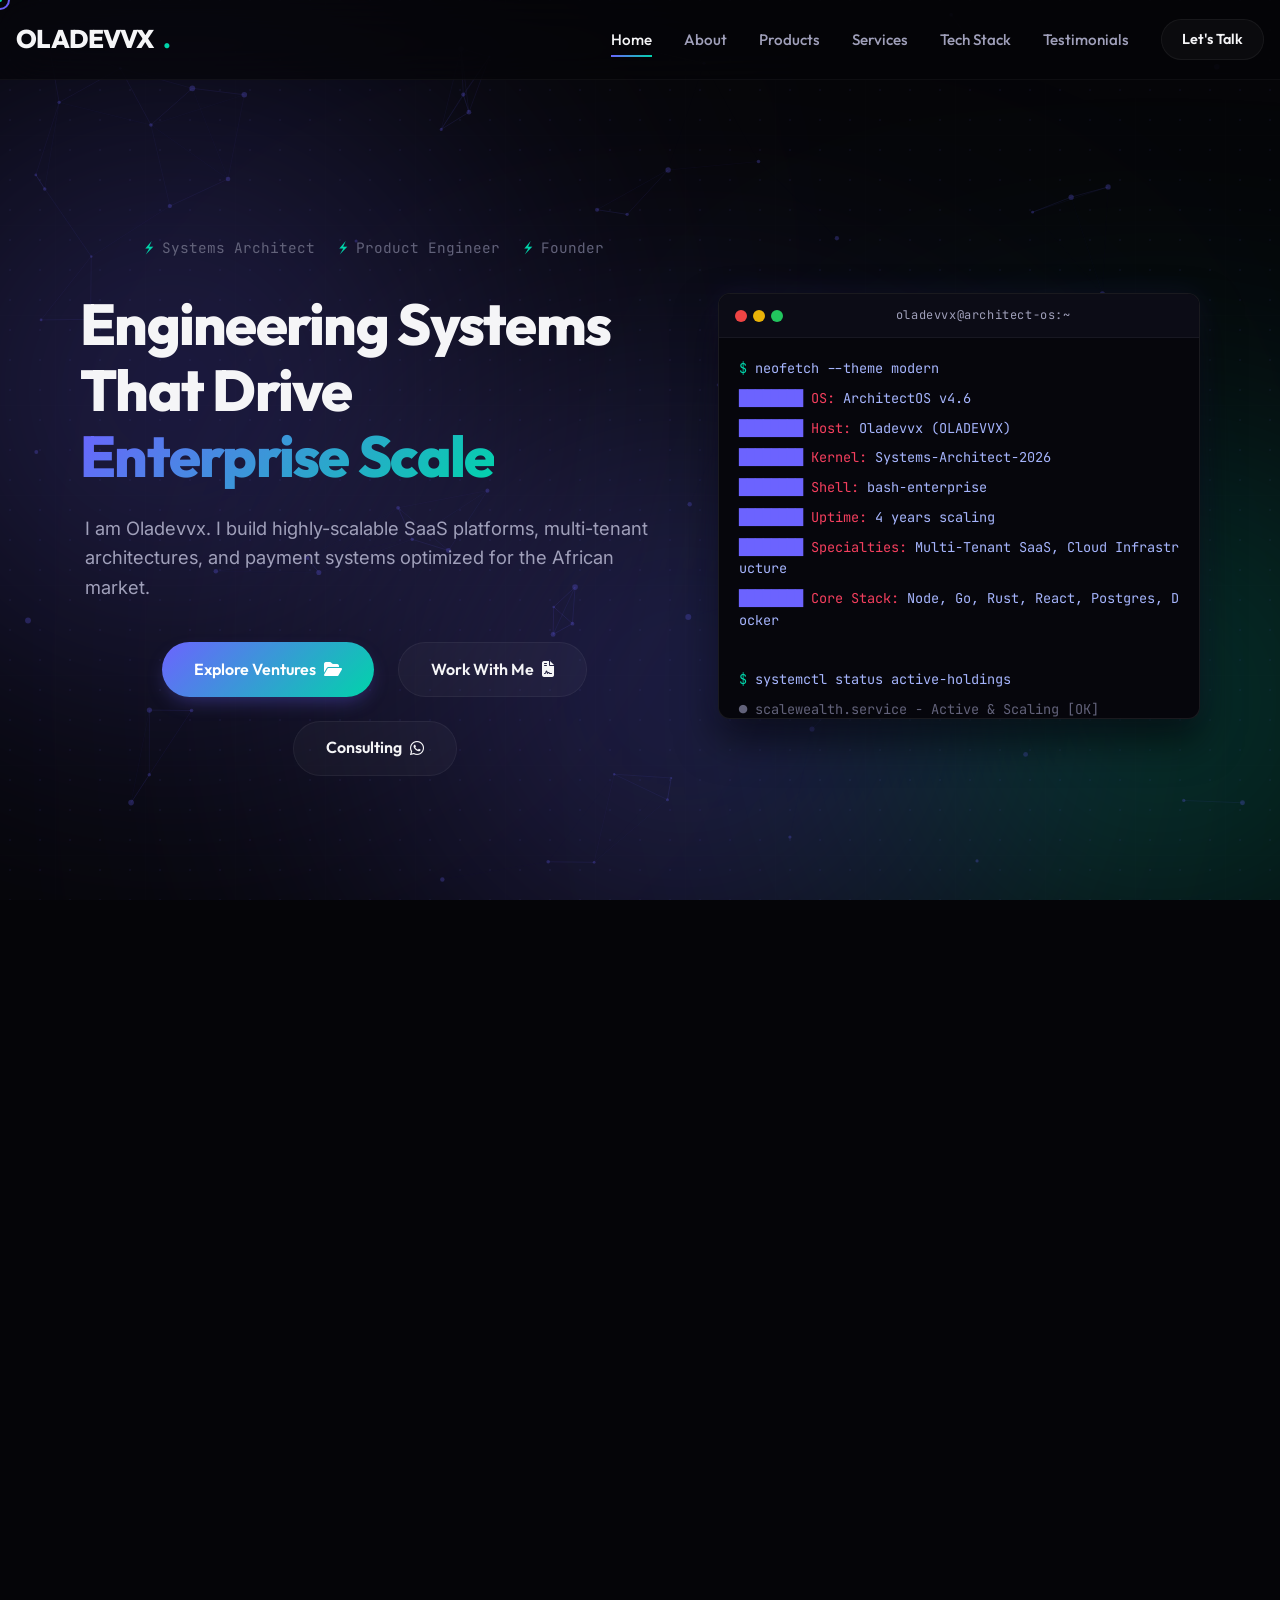
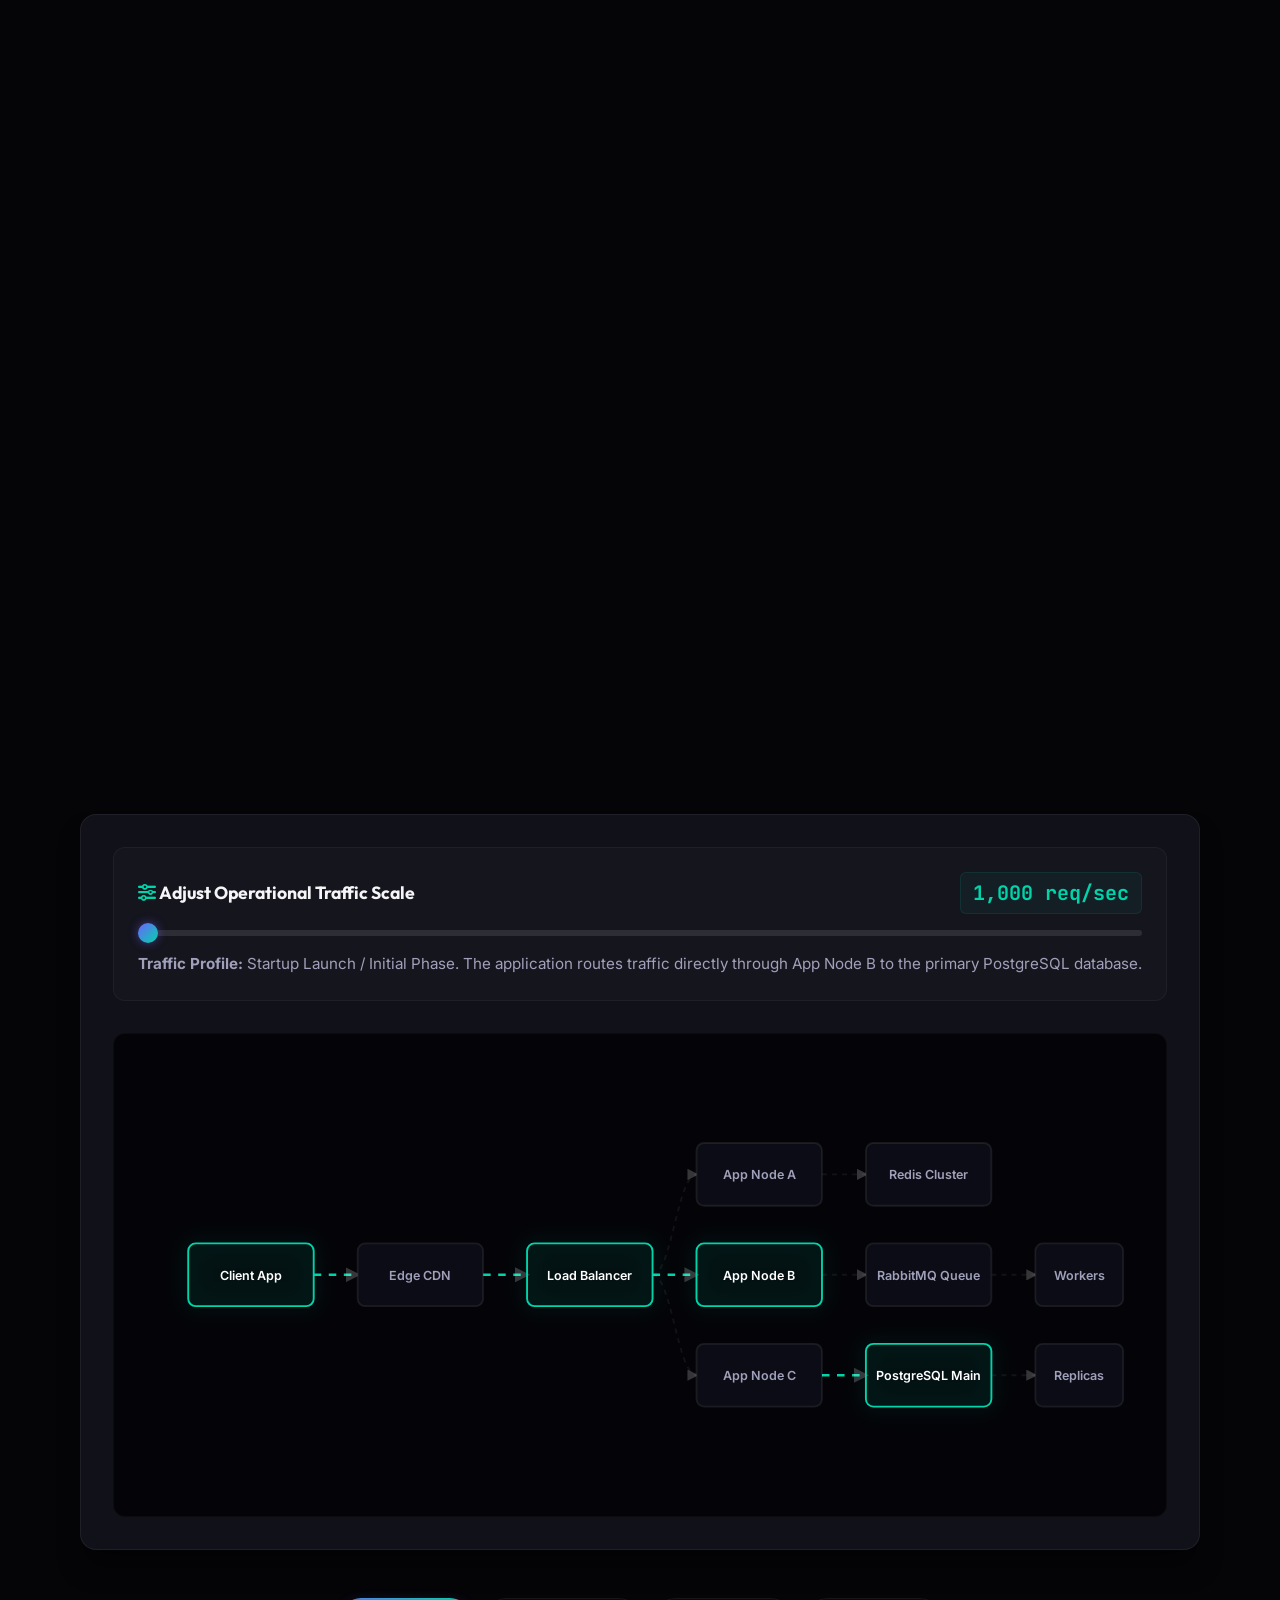
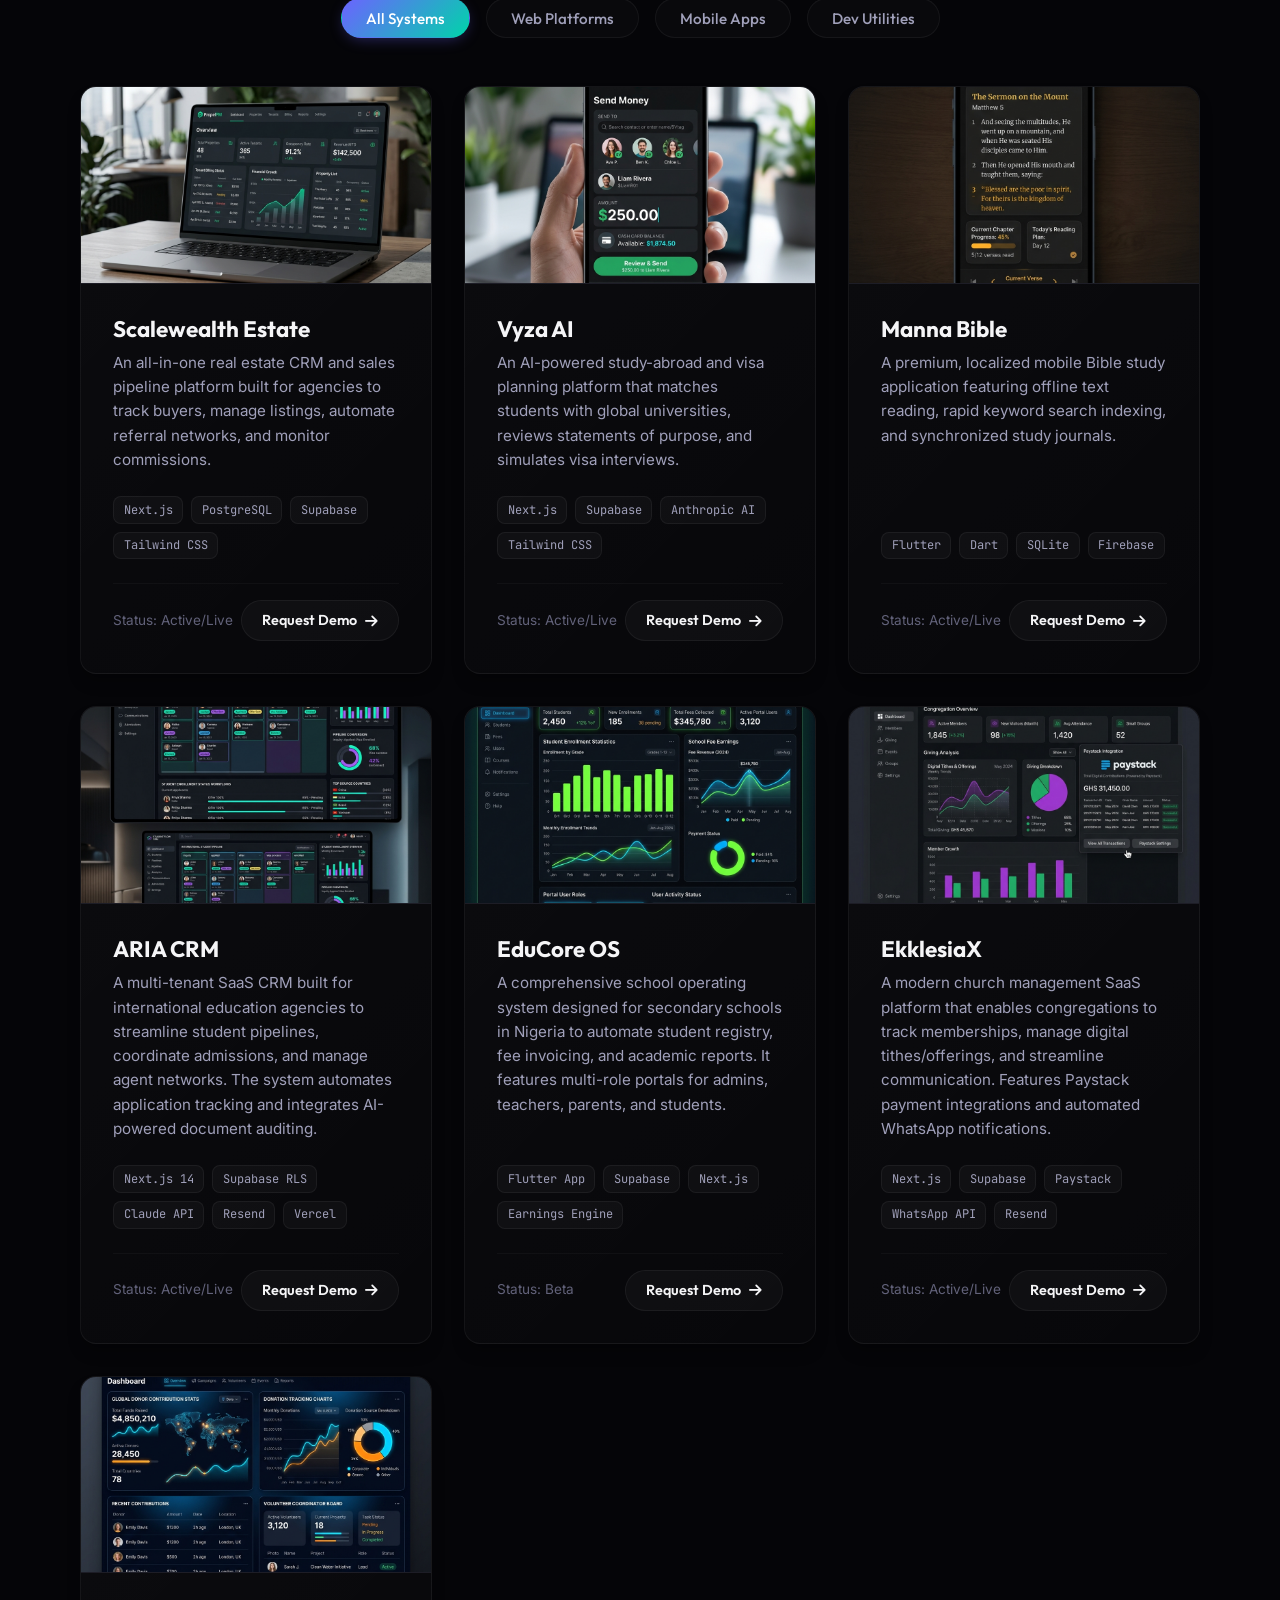
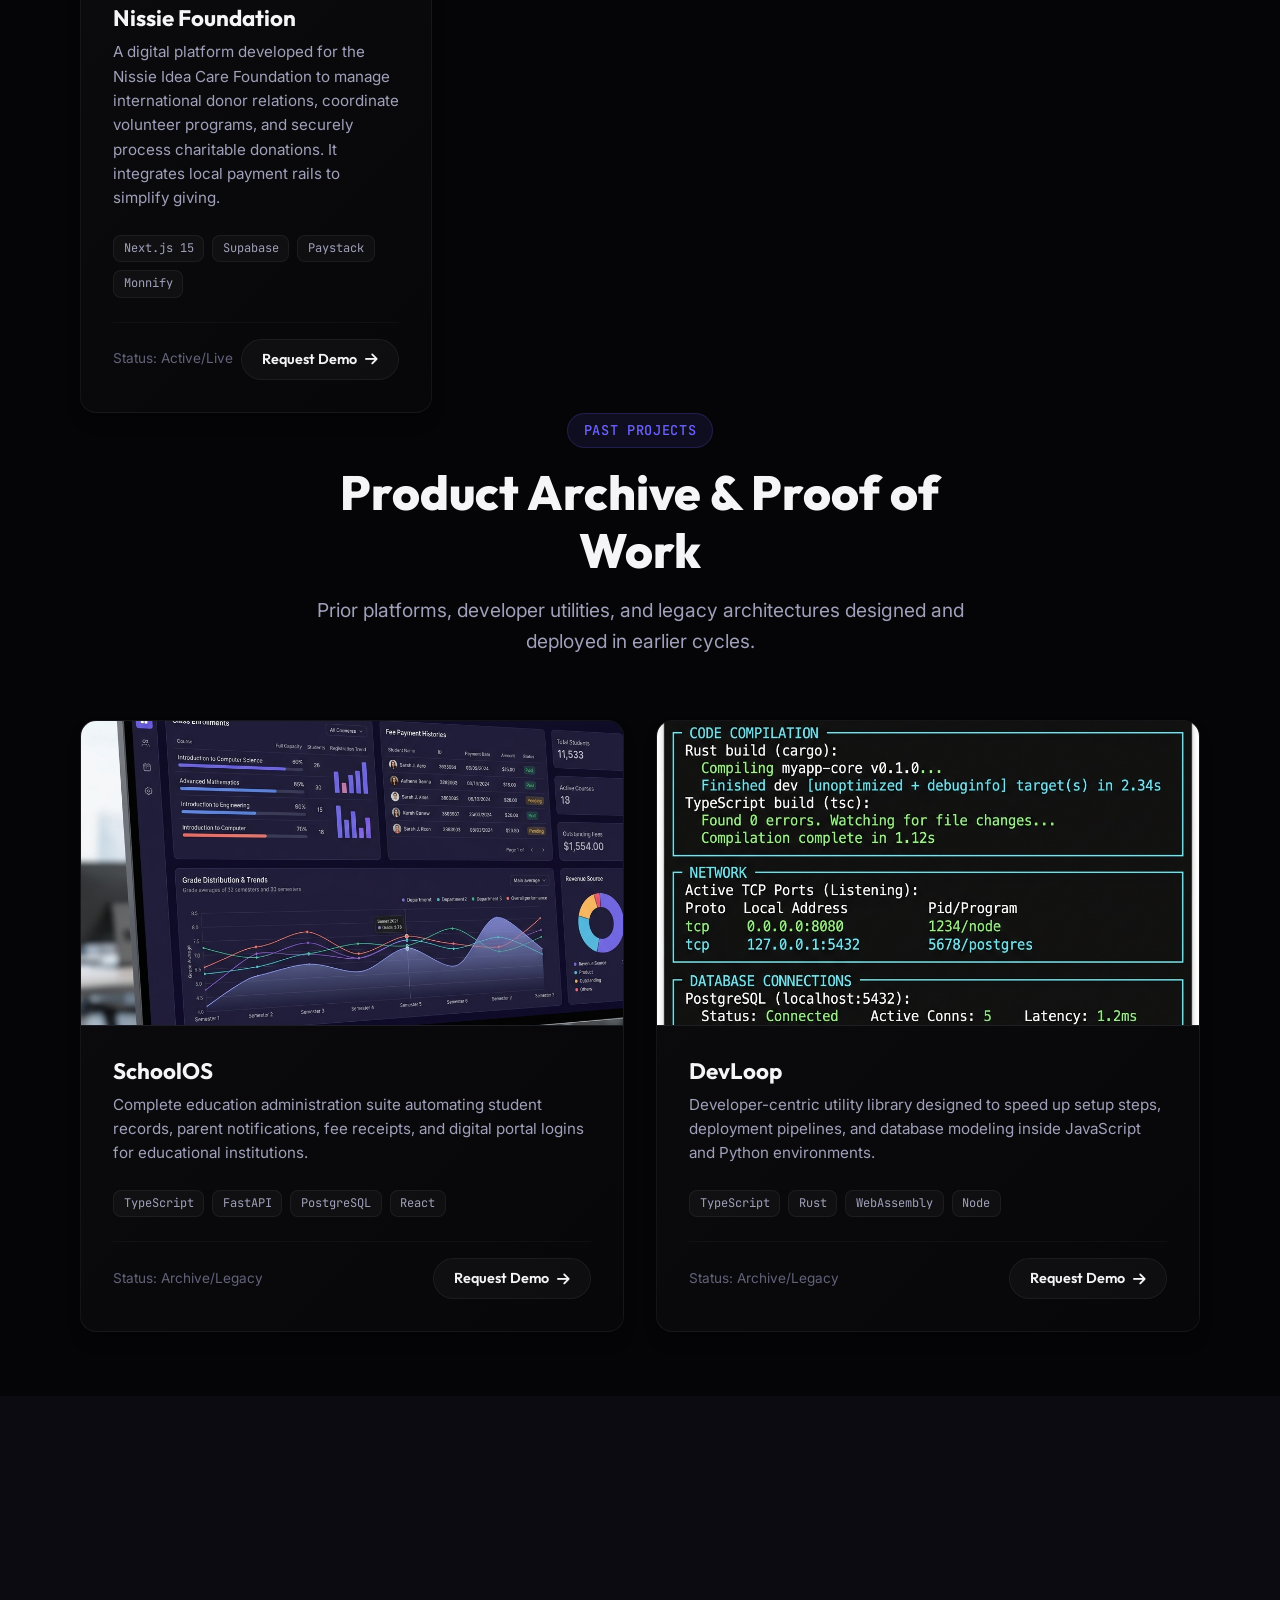
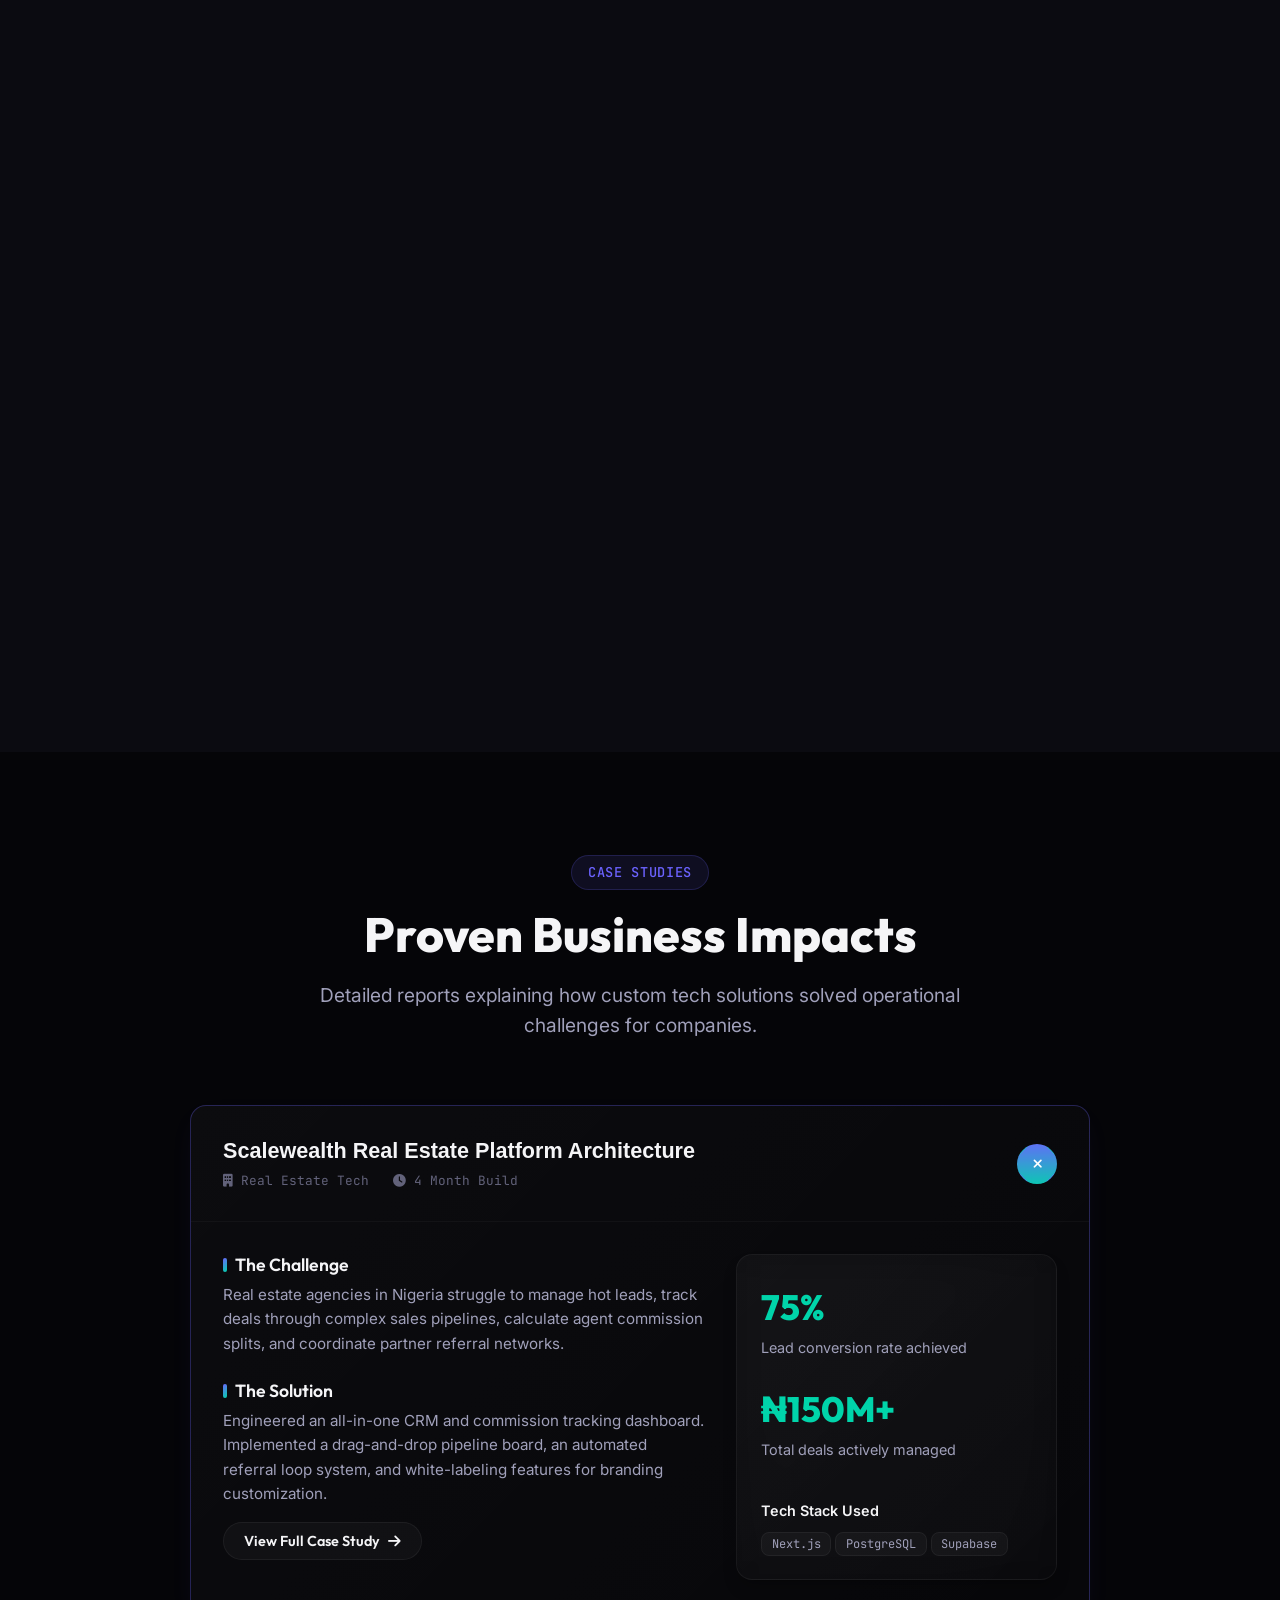
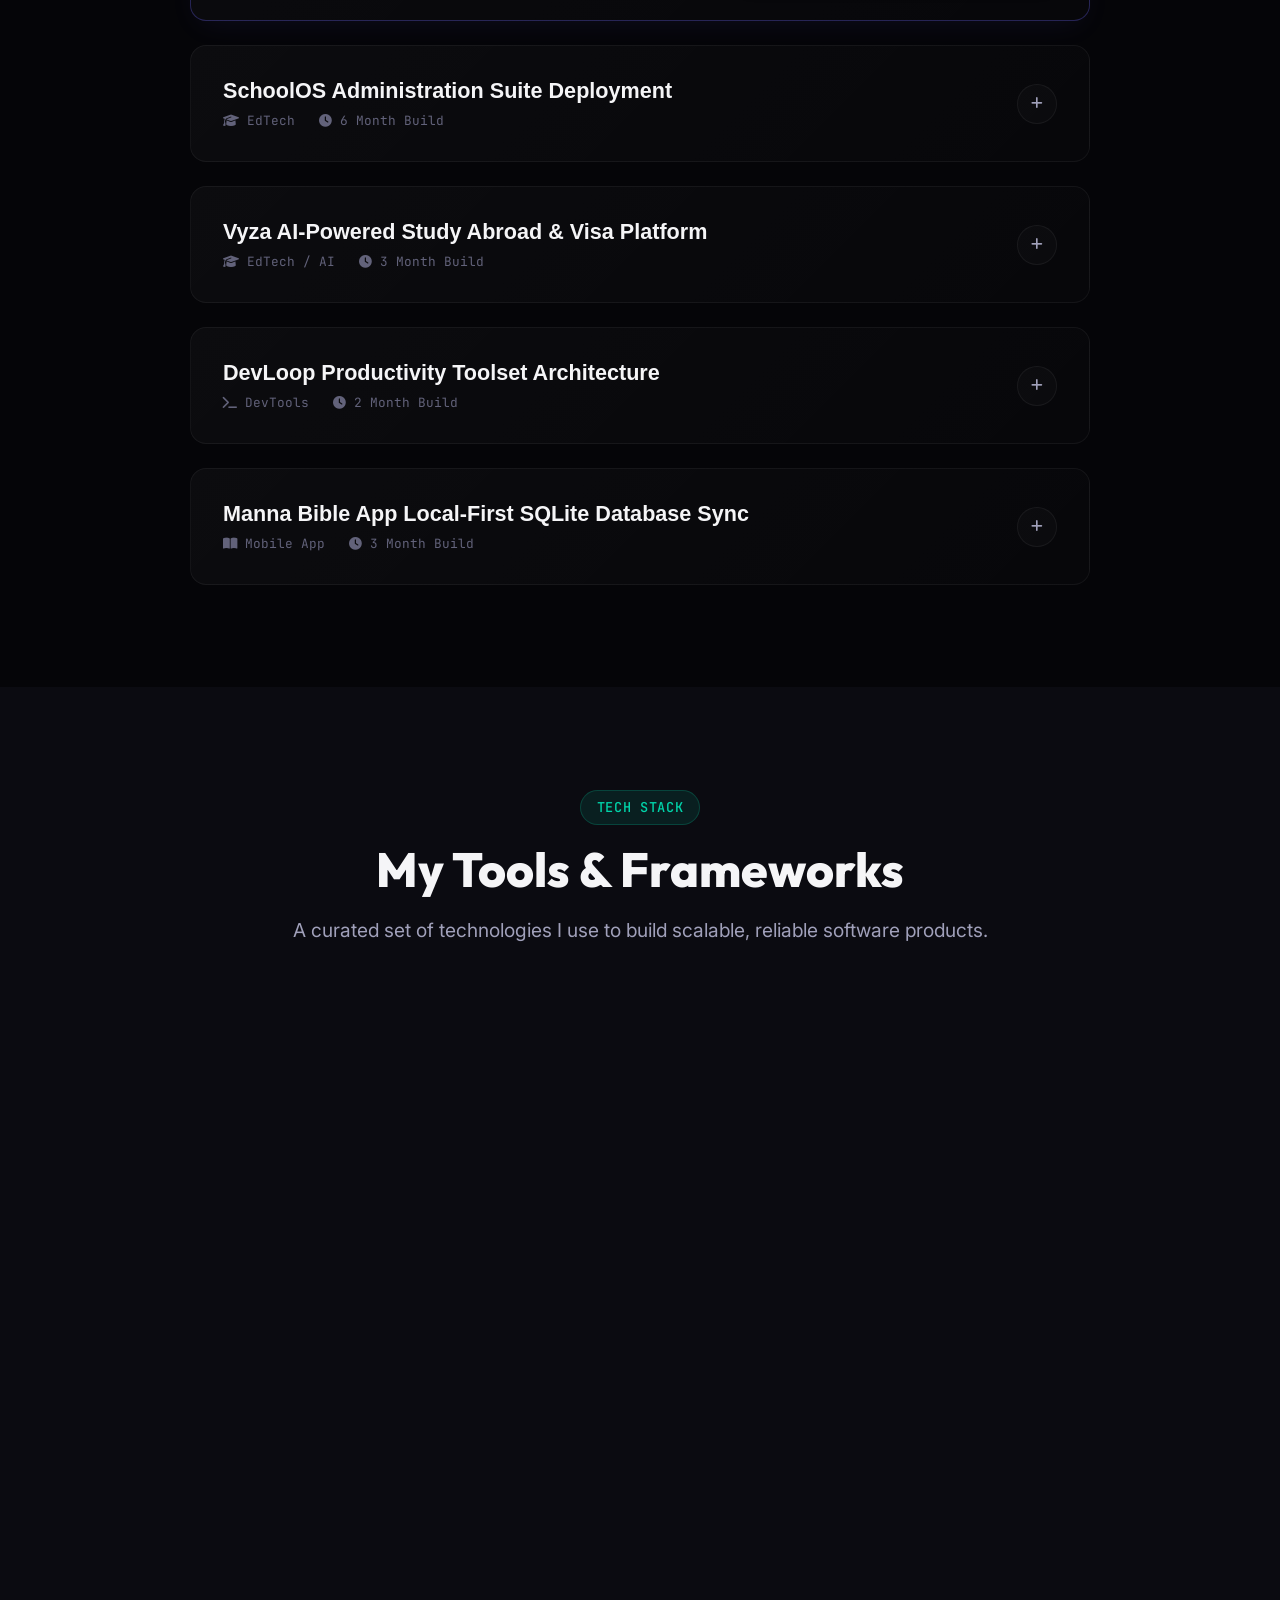
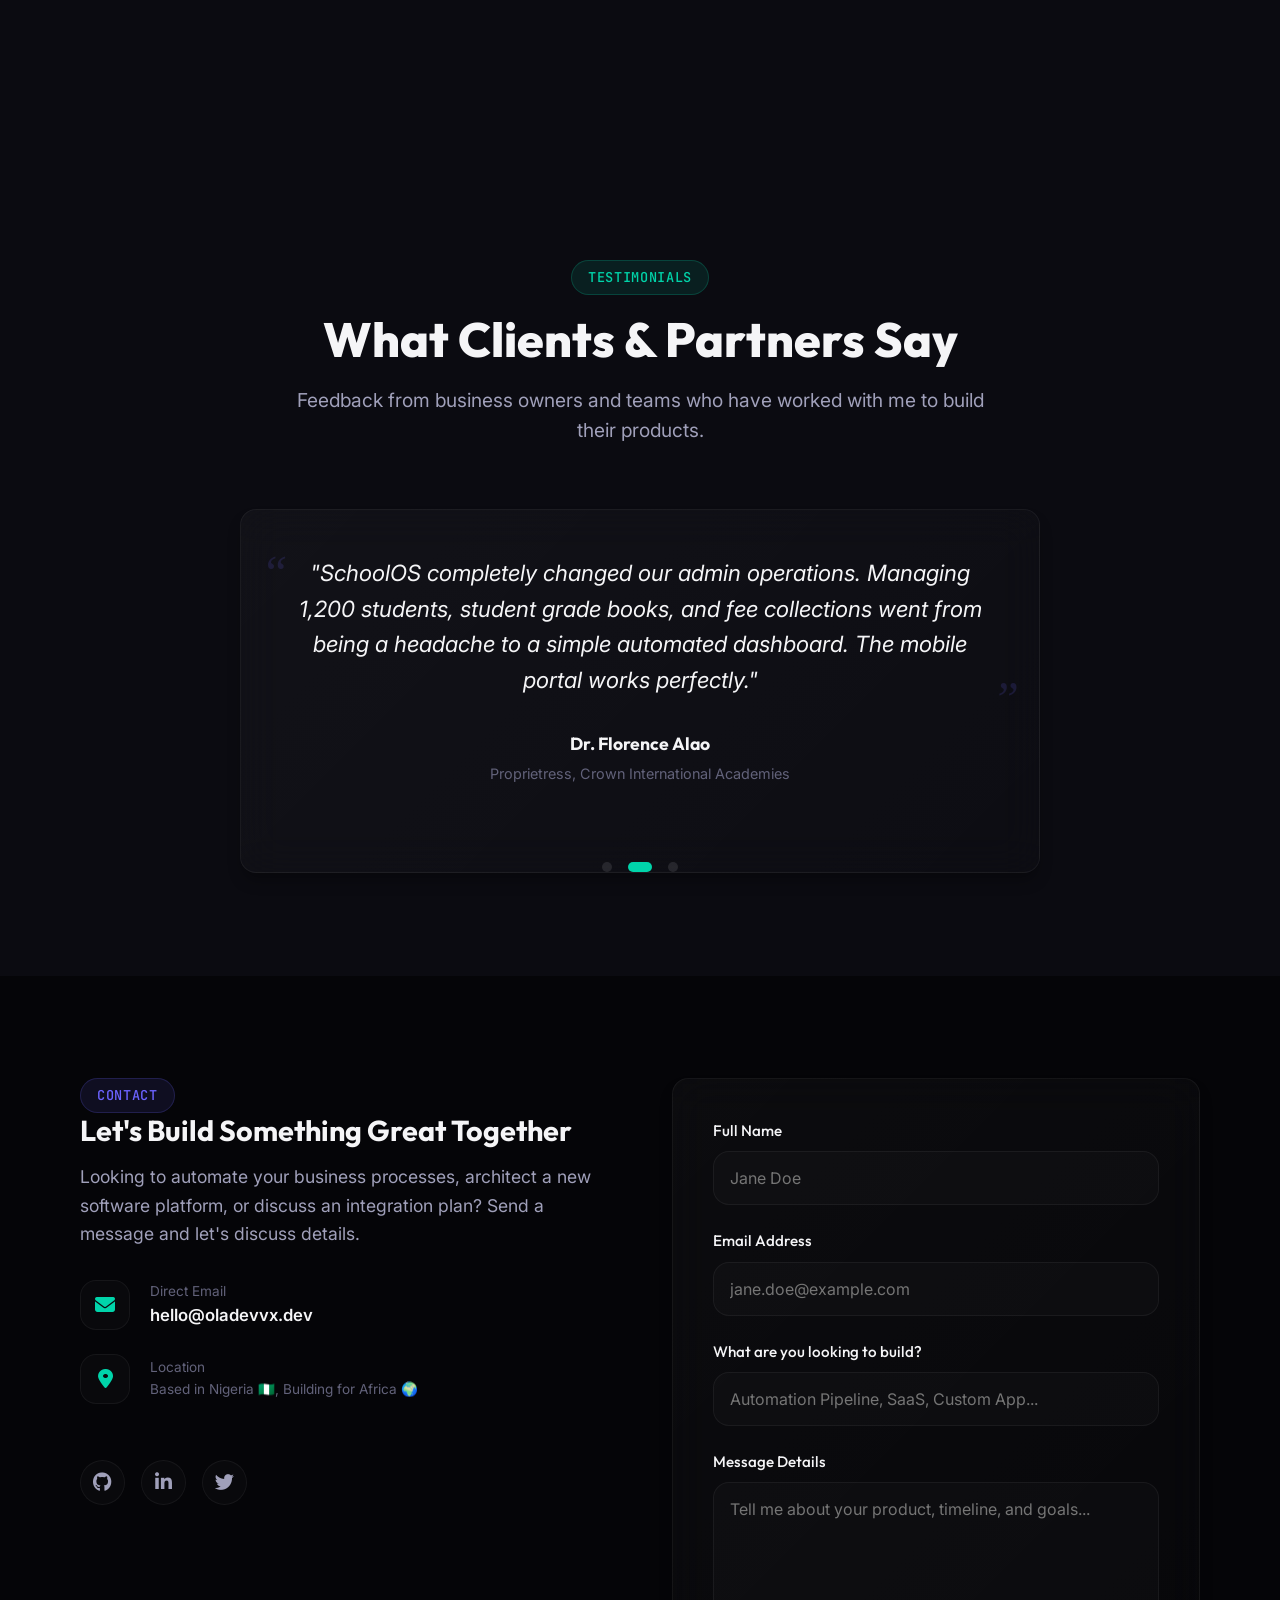
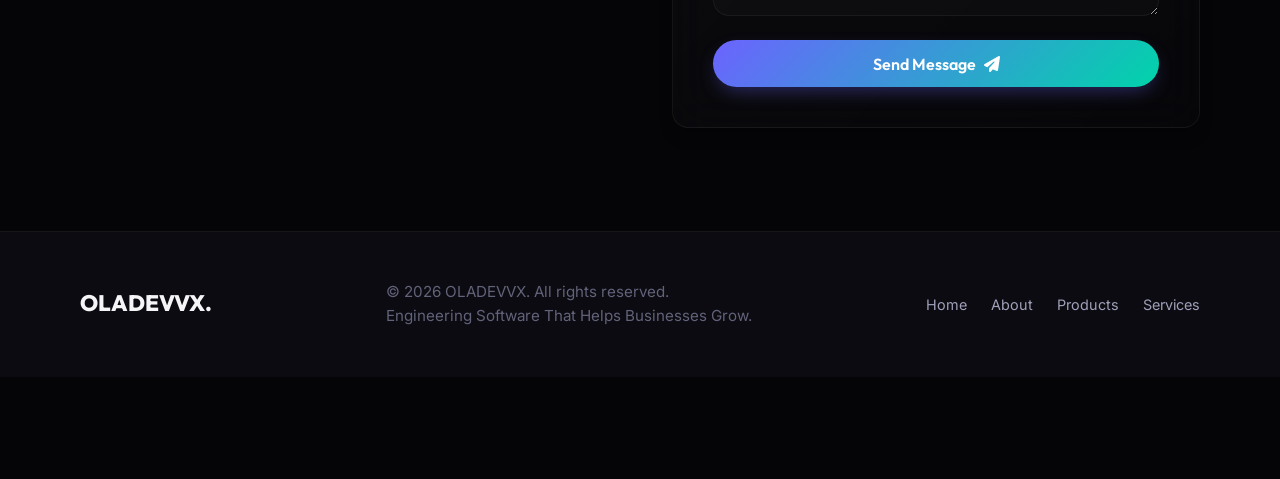
<file: index.html>
<!DOCTYPE html>
<html lang="en">
<head>
  <meta charset="UTF-8">
  <meta name="viewport" content="width=device-width, initial-scale=1.0">
  
  <!-- SEO & Page Information -->
  <title>OLADEVVX | Software Engineer, Product Architect &amp; Founder</title>
  <meta name="description" content="Oladevvx - Software Engineer &amp; Product Architect building systems that help businesses scale through automation, digital transformation, and modern tech.">
  <meta name="keywords" content="Oladevvx, OLADEVVX, Software Engineer Nigeria, Product Architect Africa, Scalewealth Estate, SchoolOS, Business Automation, Tech Founder">
  
  <!-- Open Graph / Facebook -->
  <meta property="og:type" content="website">
  <meta property="og:url" content="https://oladevvx.web.app">
  <meta property="og:title" content="OLADEVVX | Software Engineer &amp; Product Architect">
  <meta property="og:description" content="Oladevvx - Systems Architect building custom software and SaaS platforms to help businesses grow through automation.">
  <meta property="og:image" content="https://oladevvx.web.app/assets/founder.png">

  <!-- Twitter -->
  <meta name="twitter:card" content="summary_large_image">
  <meta name="twitter:url" content="https://oladevvx.web.app">
  <meta name="twitter:title" content="OLADEVVX | Software Engineer &amp; Product Architect">
  <meta name="twitter:description" content="Oladevvx - Systems Architect building custom software and SaaS platforms to help businesses grow through automation.">
  <meta name="twitter:image" content="https://oladevvx.web.app/assets/founder.png">
  
  <!-- Favicon placeholder (Uses high quality SVG inline) -->
  <link rel="icon" type="image/svg+xml" href="data:image/svg+xml,%3Csvg xmlns='http://www.w3.org/2000/svg' viewBox='0 0 100 100'%3E%3Crect width='100' height='100' rx='20' fill='%230b0b11'/%3E%3Cpath d='M30 30h40v10H40v10h30v10H40v10h30v10H30z' fill='url(%23g)'/%3E%3Cdefs%3E%3ClinearGradient id='g' x1='0%25' y1='0%25' x2='100%25' y2='100%25'%3E%3Cstop offset='0%25' stop-color='%236c63ff'/%3E%3Cstop offset='100%25' stop-color='%2300d4aa'/%3E%3C/linearGradient%3E%3C/defs%3E%3C/svg%3E">
  
  <!-- Icons stylesheet -->
  <link rel="stylesheet" href="https://cdnjs.cloudflare.com/ajax/libs/font-awesome/6.4.0/css/all.min.css">
  
  <!-- Design CSS -->
  <link rel="stylesheet" href="css/index.css">
  <link rel="stylesheet" href="css/sections.css">
  <link rel="stylesheet" href="css/animations.css">
</head>
<body>

  <!-- Custom Cursor Trail (Desktop only) -->
  <div class="custom-cursor"></div>
  <div class="custom-cursor-dot"></div>

  <!-- Ambient Global Background Graphics -->
  <div class="bg-decorations">
    <div class="bg-dot-grid"></div>
    <div class="bg-orb bg-orb-primary animate-orb-1" style="top: 10%; left: -10%;"></div>
    <div class="bg-orb bg-orb-secondary animate-orb-2" style="top: 50%; right: -10%;"></div>
    <div class="bg-orb bg-orb-primary animate-orb-1" style="bottom: -10%; left: 30%;"></div>
  </div>

  <!-- ==========================================================================
     Header & Navigation Bar
     ========================================================================== -->
  <header class="header">
    <div class="container nav-container">
      <a href="#hero" class="logo">
        OLADEVVX<span>.</span>
      </a>
      
      <button class="hamburger" aria-label="Toggle navigation menu">
        <span></span>
        <span></span>
        <span></span>
      </button>
      
      <nav>
        <ul class="nav-menu">
          <li><a href="#hero" class="nav-link active">Home</a></li>
          <li><a href="#about" class="nav-link">About</a></li>
          <li><a href="#products" class="nav-link">Products</a></li>
          <li><a href="#services" class="nav-link">Services</a></li>
          <li><a href="#tech" class="nav-link">Tech Stack</a></li>
          <li><a href="#testimonials" class="nav-link">Testimonials</a></li>
          <li><a href="https://wa.me/2349067914511?text=Hello%20Oladevvx,%20I'm%20interested%20in%20working%20with%20you!" class="btn btn-secondary btn-sm" target="_blank" rel="noopener">Let's Talk</a></li>
        </ul>
      </nav>
    </div>
  </header>

  <!-- ==========================================================================
     1. Hero Section
     ========================================================================== -->
  <section id="hero" class="hero">
    <canvas id="hero-particles" style="position: absolute; top:0; left:0; width:100%; height:100%; pointer-events:none; z-index: 1;"></canvas>
    <div class="container" style="position: relative; z-index: 2;">
      <div class="hero-grid">
        
        <!-- Hero Text Column -->
        <div class="hero-content" style="padding: 0; text-align: left; align-items: flex-start;">
          <div class="hero-tags reveal-on-scroll">
            <span class="hero-tag">Systems Architect</span>
            <span class="hero-tag">Product Engineer</span>
            <span class="hero-tag">Founder</span>
          </div>
          <h1 class="reveal-on-scroll delay-100" style="font-size: clamp(2rem, 4.5vw, 3.8rem); line-height: 1.15; margin: 1.5rem 0; text-align: left;">
            Engineering Systems <br>That Drive <br>
            <span class="text-gradient typewriter-text typewriter-cursor" data-text="Enterprise Scale"></span>
          </h1>
          <p class="reveal-on-scroll delay-200" style="max-width: 580px; margin-bottom: 2.5rem; font-size: 1.15rem; color: var(--text-secondary); text-align: left;">
            I am Oladevvx. I build highly-scalable SaaS platforms, multi-tenant architectures, and payment systems optimized for the African market.
          </p>
          <div class="hero-ctas reveal-on-scroll delay-300">
            <a href="#products" class="btn btn-primary">
              Explore Ventures <i class="fas fa-folder-open"></i>
            </a>
            <a href="work-with-me.html" class="btn btn-secondary">
              Work With Me <i class="fas fa-file-contract"></i>
            </a>
            <a href="https://wa.me/2349067914511?text=Hello%20Oladevvx,%20I'm%20interested%20in%20working%20with%20you!" class="btn btn-secondary" target="_blank" rel="noopener">
              Consulting <i class="fab fa-whatsapp"></i>
            </a>
          </div>
        </div>
        
        <!-- Hero Visual Column: Mock Terminal -->
        <div class="mock-terminal reveal-on-scroll delay-300">
          <div class="terminal-header">
            <div class="terminal-buttons">
              <span class="terminal-btn btn-red"></span>
              <span class="terminal-btn btn-yellow"></span>
              <span class="terminal-btn btn-green"></span>
            </div>
            <span class="terminal-title">oladevvx@architect-os:~</span>
            <span></span>
          </div>
          <div class="terminal-body" id="hero-terminal">
            <div class="terminal-line"><span class="terminal-prompt">$</span>neofetch --theme modern</div>
            <div class="terminal-line"><span class="terminal-accent">████████</span>  <span class="terminal-keyword">OS:</span> ArchitectOS v4.6</div>
            <div class="terminal-line"><span class="terminal-accent">████████</span>  <span class="terminal-keyword">Host:</span> Oladevvx (OLADEVVX)</div>
            <div class="terminal-line"><span class="terminal-accent">████████</span>  <span class="terminal-keyword">Kernel:</span> Systems-Architect-2026</div>
            <div class="terminal-line"><span class="terminal-accent">████████</span>  <span class="terminal-keyword">Shell:</span> bash-enterprise</div>
            <div class="terminal-line"><span class="terminal-accent">████████</span>  <span class="terminal-keyword">Uptime:</span> 4 years scaling</div>
            <div class="terminal-line"><span class="terminal-accent">████████</span>  <span class="terminal-keyword">Specialties:</span> Multi-Tenant SaaS, Cloud Infrastructure</div>
            <div class="terminal-line"><span class="terminal-accent">████████</span>  <span class="terminal-keyword">Core Stack:</span> Node, Go, Rust, React, Postgres, Docker</div>
            <div class="terminal-line">&nbsp;</div>
            <div class="terminal-line"><span class="terminal-prompt">$</span>systemctl status active-holdings</div>
            <div class="terminal-line"><span class="terminal-comment">● scalewealth.service - Active &amp; Scaling [OK]</span></div>
            <div class="terminal-line"><span class="terminal-comment">● schoolos.service - Active &amp; Serving [OK]</span></div>
            <div class="terminal-line"><span class="terminal-comment">● vyza.service - AI Visa &amp; Study Abroad [OK]</span></div>
            <div class="terminal-line"><span class="terminal-prompt">$</span><span class="terminal-accent">_</span></div></div>
          </div>
        </div>
        
      </div>
    </div>
  </section>

  <!-- ==========================================================================
     2. Founder Snapshot (About Section)
     ========================================================================== -->
  <section id="about" class="section">
    <div class="container">
      <div class="grid-2 snapshot-grid">
        
        <!-- Snapshot visual representation -->
        <div class="snapshot-visual reveal-on-scroll">
          <div class="snapshot-img-container">
            <img src="assets/founder.png" alt="Oladevvx - OLADEVVX Founder" class="snapshot-img">
            <div class="hud-bracket top-left"></div>
            <div class="hud-bracket top-right"></div>
            <div class="hud-bracket bottom-left"></div>
            <div class="hud-bracket bottom-right"></div>
            <div class="hud-info top-left-text">SYS_LOC: 6.5244° N, 3.3792° E</div>
            <div class="hud-info bottom-right-text">STATUS: ACTIVE // OS_V4.6</div>
            <div class="hud-scanline"></div>
          </div>
          <div class="snapshot-img-decor"></div>
        </div>
        
        <!-- Snapshot bio and description -->
        <div class="snapshot-bio reveal-on-scroll delay-200">
          <span class="badge">About The Founder</span>
          <h2>Meet Oladevvx</h2>
          <p>
            Oladevvx is a software engineer, founder, and product builder focused on creating practical technology solutions for African businesses. His work spans real estate technology, education systems, business automation, and SaaS products designed to solve real operational challenges.
          </p>
          <p>
            Instead of just writing code, he approaches development from a business-first perspective, creating architectures that can handle rapid growth while reducing complexity.
          </p>
          
          <!-- Animated Stats grid -->
          <div class="snapshot-stats">
            <div class="glass-panel stat-card">
              <span class="stat-number" data-target="7" data-suffix="+">0</span>
              <span class="stat-label">Products Built</span>
            </div>
            <div class="glass-panel stat-card">
              <span class="stat-number" data-target="5" data-suffix="+">0</span>
              <span class="stat-label">Active Ventures</span>
            </div>
            <div class="glass-panel stat-card">
              <span class="stat-number" data-target="15" data-suffix="+">0</span>
              <span class="stat-label">Clients Served</span>
            </div>
            <div class="glass-panel stat-card">
              <span class="stat-number" data-target="4" data-suffix="+">0</span>
              <span class="stat-label">Years Building</span>
            </div>
          </div>
          
          <!-- Philosophy Quote -->
          <div class="glass-panel philosophy-card">
            <blockquote>"Technology should not complicate business. It should simplify it."</blockquote>
            <p style="font-size: 0.95rem; margin-top: 0.5rem; color: var(--text-muted);">
              My mission is to design software that removes friction, automates repetitive work, and enables organizations to focus on growth.
            </p>
          </div>
        </div>
        
      </div>
    </div>
  </section>



  <!-- ==========================================================================
     4. Featured Products (Product Ecosystem Section)
     ========================================================================== -->
  <section id="products" class="section">
    <div class="container ecosystem-container">
      <div class="section-header reveal-on-scroll">
        <span class="badge">Featured Products</span>
        <h2>Engineering In Action</h2>
        <p>Deep-dives into active platforms handling high transaction volume and operational workloads.</p>
      </div>
      
      <!-- Interactive Systems Architecture Simulator -->
      <div class="simulator-widget reveal-on-scroll" style="margin-bottom: 3rem;">
        <div class="slider-container">
          <div class="slider-header">
            <span class="slider-title"><i class="fas fa-sliders-h" style="color: var(--accent-secondary);"></i> Adjust Operational Traffic Scale</span>
            <span class="slider-value-display" id="traffic-val">1,000 req/sec</span>
          </div>
          <input type="range" id="traffic-slider" min="0" max="3" value="0" class="traffic-range" aria-label="Traffic scale slider">
          <p id="traffic-status-desc" style="margin: 0; font-size: 0.95rem; color: var(--text-secondary);">
            <strong>Traffic Profile:</strong> Startup Launch / Initial Phase. The application routes traffic directly to a single app server and primary SQL database.
          </p>
        </div>
        
        <div class="arch-diagram-wrapper">
          <svg viewBox="0 0 800 320" width="100%">
            <!-- SVG Definitions for markers -->
            <defs>
              <marker id="arrow" viewBox="0 0 10 10" refX="8" refY="5" markerWidth="6" markerHeight="6" orient="auto-start-reverse">
                <path d="M 0 0 L 10 5 L 0 10 z" fill="rgba(255,255,255,0.2)"/>
              </marker>
              <marker id="arrow-active" viewBox="0 0 10 10" refX="8" refY="5" markerWidth="6" markerHeight="6" orient="auto-start-reverse">
                <path d="M 0 0 L 10 5 L 0 10 z" fill="var(--accent-secondary)"/>
              </marker>
              <marker id="arrow-active-high" viewBox="0 0 10 10" refX="8" refY="5" markerWidth="6" markerHeight="6" orient="auto-start-reverse">
                <path d="M 0 0 L 10 5 L 0 10 z" fill="var(--accent-primary)"/>
              </marker>
            </defs>
            
            <!-- Connection Lines -->
            <path id="path-client-cdn" class="arch-path" d="M 140 160 L 175 160" marker-end="url(#arrow)"/>
            <path id="path-cdn-lb" class="arch-path" d="M 275 160 L 310 160" marker-end="url(#arrow)"/>
            
            <path id="path-lb-app-a" class="arch-path" d="M 410 160 C 425 160, 430 80, 445 80" marker-end="url(#arrow)"/>
            <path id="path-lb-app-b" class="arch-path" d="M 410 160 L 445 160" marker-end="url(#arrow)"/>
            <path id="path-lb-app-c" class="arch-path" d="M 410 160 C 425 160, 430 240, 445 240" marker-end="url(#arrow)"/>
            
            <path id="path-app-redis" class="arch-path" d="M 545 80 L 580 80" marker-end="url(#arrow)"/>
            <path id="path-app-queue" class="arch-path" d="M 545 160 L 580 160" marker-end="url(#arrow)"/>
            <path id="path-app-db" class="arch-path" d="M 545 240 L 580 240" marker-end="url(#arrow)"/>
            
            <path id="path-queue-workers" class="arch-path high-scale-path" d="M 680 160 L 715 160" marker-end="url(#arrow)"/>
            <path id="path-db-replicas" class="arch-path high-scale-path" d="M 680 240 L 715 240" marker-end="url(#arrow)"/>
            
            <!-- Nodes -->
            <!-- Client -->
            <g class="arch-node active" id="node-client">
              <rect class="arch-node-bg" x="40" y="135" width="100" height="50" rx="6"/>
              <text x="90" y="164" text-anchor="middle">Client App</text>
            </g>
            
            <!-- Edge CDN -->
            <g class="arch-node" id="node-cdn">
              <rect class="arch-node-bg" x="175" y="135" width="100" height="50" rx="6"/>
              <text x="225" y="164" text-anchor="middle">Edge CDN</text>
            </g>
            
            <!-- Load Balancer -->
            <g class="arch-node" id="node-lb">
              <rect class="arch-node-bg" x="310" y="135" width="100" height="50" rx="6"/>
              <text x="360" y="164" text-anchor="middle">Load Balancer</text>
            </g>
            
            <!-- App Server A -->
            <g class="arch-node" id="node-app-a">
              <rect class="arch-node-bg" x="445" y="55" width="100" height="50" rx="6"/>
              <text x="495" y="84" text-anchor="middle">App Node A</text>
            </g>
            
            <!-- App Server B -->
            <g class="arch-node" id="node-app-b">
              <rect class="arch-node-bg" x="445" y="135" width="100" height="50" rx="6"/>
              <text x="495" y="164" text-anchor="middle">App Node B</text>
            </g>
            
            <!-- App Server C -->
            <g class="arch-node" id="node-app-c">
              <rect class="arch-node-bg" x="445" y="215" width="100" height="50" rx="6"/>
              <text x="495" y="244" text-anchor="middle">App Node C</text>
            </g>
            
            <!-- Redis Cache -->
            <g class="arch-node" id="node-redis">
              <rect class="arch-node-bg" x="580" y="55" width="100" height="50" rx="6"/>
              <text x="630" y="84" text-anchor="middle">Redis Cluster</text>
            </g>
            
            <!-- Queue -->
            <g class="arch-node" id="node-queue">
              <rect class="arch-node-bg" x="580" y="135" width="100" height="50" rx="6"/>
              <text x="630" y="164" text-anchor="middle">RabbitMQ Queue</text>
            </g>
            
            <!-- DB Primary -->
            <g class="arch-node" id="node-db-primary">
              <rect class="arch-node-bg" x="580" y="215" width="100" height="50" rx="6"/>
              <text x="630" y="244" text-anchor="middle">PostgreSQL Main</text>
            </g>
            
            <!-- Workers -->
            <g class="arch-node high-scale" id="node-workers">
              <rect class="arch-node-bg" x="715" y="135" width="70" height="50" rx="6"/>
              <text x="750" y="164" text-anchor="middle">Workers</text>
            </g>
            
            <!-- Read Replicas -->
            <g class="arch-node high-scale" id="node-db-replicas">
              <rect class="arch-node-bg" x="715" y="215" width="70" height="50" rx="6"/>
              <text x="750" y="244" text-anchor="middle">Replicas</text>
            </g>
          </svg>
        </div>
      </div>
      
      <div class="product-filters reveal-on-scroll delay-100">
        <button class="filter-btn active" data-filter="all">All Systems</button>
        <button class="filter-btn" data-filter="web-apps">Web Platforms</button>
        <button class="filter-btn" data-filter="mobile">Mobile Apps</button>
        <button class="filter-btn" data-filter="dev-tools">Dev Utilities</button>
      </div>
      
      <div class="product-carousel reveal-on-scroll delay-100">
        
        <!-- Product Card 1: Scalewealth Estate -->
        <div class="glass-panel product-card web-apps">
          <div class="product-media">
            <img src="assets/scalewealth.png" alt="Scalewealth Estate dashboard layout" class="product-img">
            <div class="product-media-overlay">
              <a href="case-studies/scalewealth.html" class="btn btn-secondary btn-sm">Read Case Study</a>
            </div>
          </div>
          <div class="product-body">
            <h3 class="product-title">Scalewealth Estate</h3>
            <p class="product-desc">
              An all-in-one real estate CRM and sales pipeline platform built for agencies to track buyers, manage listings, automate referral networks, and monitor commissions.
            </p>
            <div class="product-tags">
              <span class="product-tag">Next.js</span>
              <span class="product-tag">PostgreSQL</span>
              <span class="product-tag">Supabase</span>
              <span class="product-tag">Tailwind CSS</span>
            </div>
            <div class="product-footer">
              <span style="font-size: 0.85rem; color: var(--text-muted);">Status: Active/Live</span>
              <a href="javascript:void(0)" class="btn btn-secondary btn-sm launch-sandbox-btn" data-project="Scalewealth Estate">Request Demo <i class="fas fa-arrow-right"></i></a>
            </div>
          </div>
        </div>
        
        <!-- Product Card 2: Vyza AI -->
        <div class="glass-panel product-card web-apps mobile">
          <div class="product-media">
            <img src="assets/vyza.png" alt="Vyza AI interface layout" class="product-img">
            <div class="product-media-overlay">
              <a href="case-studies/vyza.html" class="btn btn-secondary btn-sm">Read Case Study</a>
            </div>
          </div>
          <div class="product-body">
            <h3 class="product-title">Vyza AI</h3>
            <p class="product-desc">
              An AI-powered study-abroad and visa planning platform that matches students with global universities, reviews statements of purpose, and simulates visa interviews.
            </p>
            <div class="product-tags">
              <span class="product-tag">Next.js</span>
              <span class="product-tag">Supabase</span>
              <span class="product-tag">Anthropic AI</span>
              <span class="product-tag">Tailwind CSS</span>
            </div>
            <div class="product-footer">
              <span style="font-size: 0.85rem; color: var(--text-muted);">Status: Active/Live</span>
              <a href="javascript:void(0)" class="btn btn-secondary btn-sm launch-sandbox-btn" data-project="Vyza AI">Request Demo <i class="fas fa-arrow-right"></i></a>
            </div>
          </div>
        </div>

        <!-- Product Card 3: Manna Bible -->
        <div class="glass-panel product-card mobile">
          <div class="product-media">
            <img src="assets/mannabible.png" alt="Manna Bible study app layout" class="product-img">
            <div class="product-media-overlay">
              <a href="case-studies/mannabible.html" class="btn btn-secondary btn-sm">Read Case Study</a>
            </div>
          </div>
          <div class="product-body">
            <h3 class="product-title">Manna Bible</h3>
            <p class="product-desc">
              A premium, localized mobile Bible study application featuring offline text reading, rapid keyword search indexing, and synchronized study journals.
            </p>
            <div class="product-tags">
              <span class="product-tag">Flutter</span>
              <span class="product-tag">Dart</span>
              <span class="product-tag">SQLite</span>
              <span class="product-tag">Firebase</span>
            </div>
            <div class="product-footer">
              <span style="font-size: 0.85rem; color: var(--text-muted);">Status: Active/Live</span>
              <a href="javascript:void(0)" class="btn btn-secondary btn-sm launch-sandbox-btn" data-project="Manna Bible">Request Demo <i class="fas fa-arrow-right"></i></a>
            </div>
          </div>
        </div>

        <!-- Product Card 4: ARIA CRM -->
        <div class="glass-panel product-card web-apps">
          <div class="product-media">
            <img src="assets/aria_crm.png" alt="ARIA CRM dashboard layout" class="product-img">
            <div class="product-media-overlay">
              <a href="case-studies/aria-crm.html" class="btn btn-secondary btn-sm">Read Case Study</a>
            </div>
          </div>
          <div class="product-body">
            <h3 class="product-title">ARIA CRM</h3>
            <p class="product-desc">
              A multi-tenant SaaS CRM built for international education agencies to streamline student pipelines, coordinate admissions, and manage agent networks. The system automates application tracking and integrates AI-powered document auditing.
            </p>
            <div class="product-tags">
              <span class="product-tag">Next.js 14</span>
              <span class="product-tag">Supabase RLS</span>
              <span class="product-tag">Claude API</span>
              <span class="product-tag">Resend</span>
              <span class="product-tag">Vercel</span>
            </div>
            <div class="product-footer">
              <span style="font-size: 0.85rem; color: var(--text-muted);">Status: Active/Live</span>
              <a href="javascript:void(0)" class="btn btn-secondary btn-sm launch-sandbox-btn" data-project="ARIA CRM">Request Demo <i class="fas fa-arrow-right"></i></a>
            </div>
          </div>
        </div>

        <!-- Product Card 5: EduCore OS -->
        <div class="glass-panel product-card web-apps mobile">
          <div class="product-media">
            <img src="assets/educore_os.png" alt="EduCore OS dashboard layout" class="product-img">
            <div class="product-media-overlay">
              <a href="case-studies/educore-os.html" class="btn btn-secondary btn-sm">Read Case Study</a>
            </div>
          </div>
          <div class="product-body">
            <h3 class="product-title">EduCore OS</h3>
            <p class="product-desc">
              A comprehensive school operating system designed for secondary schools in Nigeria to automate student registry, fee invoicing, and academic reports. It features multi-role portals for admins, teachers, parents, and students.
            </p>
            <div class="product-tags">
              <span class="product-tag">Flutter App</span>
              <span class="product-tag">Supabase</span>
              <span class="product-tag">Next.js</span>
              <span class="product-tag">Earnings Engine</span>
            </div>
            <div class="product-footer">
              <span style="font-size: 0.85rem; color: var(--text-muted);">Status: Beta</span>
              <a href="javascript:void(0)" class="btn btn-secondary btn-sm launch-sandbox-btn" data-project="EduCore OS">Request Demo <i class="fas fa-arrow-right"></i></a>
            </div>
          </div>
        </div>

        <!-- Product Card 6: EkklesiaX -->
        <div class="glass-panel product-card web-apps">
          <div class="product-media">
            <img src="assets/ekklesia_x.png" alt="EkklesiaX dashboard layout" class="product-img">
            <div class="product-media-overlay">
              <a href="case-studies/ekklesiax.html" class="btn btn-secondary btn-sm">Read Case Study</a>
            </div>
          </div>
          <div class="product-body">
            <h3 class="product-title">EkklesiaX</h3>
            <p class="product-desc">
              A modern church management SaaS platform that enables congregations to track memberships, manage digital tithes/offerings, and streamline communication. Features Paystack payment integrations and automated WhatsApp notifications.
            </p>
            <div class="product-tags">
              <span class="product-tag">Next.js</span>
              <span class="product-tag">Supabase</span>
              <span class="product-tag">Paystack</span>
              <span class="product-tag">WhatsApp API</span>
              <span class="product-tag">Resend</span>
            </div>
            <div class="product-footer">
              <span style="font-size: 0.85rem; color: var(--text-muted);">Status: Active/Live</span>
              <a href="javascript:void(0)" class="btn btn-secondary btn-sm launch-sandbox-btn" data-project="EkklesiaX">Request Demo <i class="fas fa-arrow-right"></i></a>
            </div>
          </div>
        </div>

        <!-- Product Card 7: Nissie Idea Care Foundation -->
        <div class="glass-panel product-card web-apps">
          <div class="product-media">
            <img src="assets/nissie_foundation.png" alt="Nissie Foundation dashboard layout" class="product-img">
            <div class="product-media-overlay">
              <a href="case-studies/nissie-foundation.html" class="btn btn-secondary btn-sm">Read Case Study</a>
            </div>
          </div>
          <div class="product-body">
            <h3 class="product-title">Nissie Foundation</h3>
            <p class="product-desc">
              A digital platform developed for the Nissie Idea Care Foundation to manage international donor relations, coordinate volunteer programs, and securely process charitable donations. It integrates local payment rails to simplify giving.
            </p>
            <div class="product-tags">
              <span class="product-tag">Next.js 15</span>
              <span class="product-tag">Supabase</span>
              <span class="product-tag">Paystack</span>
              <span class="product-tag">Monnify</span>
            </div>
            <div class="product-footer">
              <span style="font-size: 0.85rem; color: var(--text-muted);">Status: Active/Live</span>
              <a href="javascript:void(0)" class="btn btn-secondary btn-sm launch-sandbox-btn" data-project="Nissie Foundation">Request Demo <i class="fas fa-arrow-right"></i></a>
            </div>
          </div>
        </div>
        
      </div>
    </div>

  <!-- ==========================================================================
     4b. Archive & Past Projects (Secondary Portfolio)
     ========================================================================== -->
  <section id="archive" class="section" style="padding-top: 0; padding-bottom: 4rem;">
    <div class="container">
      <div class="section-header reveal-on-scroll">
        <span class="badge badge-secondary">Past Projects</span>
        <h2>Product Archive &amp; Proof of Work</h2>
        <p>Prior platforms, developer utilities, and legacy architectures designed and deployed in earlier cycles.</p>
      </div>
      
      <div class="archive-carousel reveal-on-scroll delay-100" style="display: grid; grid-template-columns: repeat(auto-fit, minmax(320px, 1fr)); gap: 2rem;">
        
        <!-- SchoolOS Card -->
        <div class="glass-panel product-card web-apps">
          <div class="product-media">
            <img src="assets/schoolos.png" alt="SchoolOS dashboard layout" class="product-img">
            <div class="product-media-overlay">
              <a href="case-studies/schoolos.html" class="btn btn-secondary btn-sm">Read Case Study</a>
            </div>
          </div>
          <div class="product-body">
            <h3 class="product-title">SchoolOS</h3>
            <p class="product-desc">
              Complete education administration suite automating student records, parent notifications, fee receipts, and digital portal logins for educational institutions.
            </p>
            <div class="product-tags">
              <span class="product-tag">TypeScript</span>
              <span class="product-tag">FastAPI</span>
              <span class="product-tag">PostgreSQL</span>
              <span class="product-tag">React</span>
            </div>
            <div class="product-footer">
              <span style="font-size: 0.85rem; color: var(--text-muted);">Status: Archive/Legacy</span>
              <a href="javascript:void(0)" class="btn btn-secondary btn-sm launch-sandbox-btn" data-project="SchoolOS">Request Demo <i class="fas fa-arrow-right"></i></a>
            </div>
          </div>
        </div>
        
        <!-- DevLoop Card -->
        <div class="glass-panel product-card dev-tools">
          <div class="product-media">
            <img src="assets/devloop.png" alt="DevLoop developer utility layout" class="product-img">
            <div class="product-media-overlay">
              <a href="case-studies/devloop.html" class="btn btn-secondary btn-sm">Read Case Study</a>
            </div>
          </div>
          <div class="product-body">
            <h3 class="product-title">DevLoop</h3>
            <p class="product-desc">
              Developer-centric utility library designed to speed up setup steps, deployment pipelines, and database modeling inside JavaScript and Python environments.
            </p>
            <div class="product-tags">
              <span class="product-tag">TypeScript</span>
              <span class="product-tag">Rust</span>
              <span class="product-tag">WebAssembly</span>
              <span class="product-tag">Node</span>
            </div>
            <div class="product-footer">
              <span style="font-size: 0.85rem; color: var(--text-muted);">Status: Archive/Legacy</span>
              <a href="javascript:void(0)" class="btn btn-secondary btn-sm launch-sandbox-btn" data-project="DevLoop">Request Demo <i class="fas fa-arrow-right"></i></a>
            </div>
          </div>
        </div>
        
      </div>
    </div>
  </section>


  <!-- ==========================================================================
     5. Services Section
     ========================================================================== -->
  <section id="services" class="section" style="background-color: var(--bg-secondary);">
    <div class="container">
      <div class="section-header reveal-on-scroll">
        <span class="badge">Capabilities</span>
        <h2>How I Help Businesses Scale</h2>
        <p>Designing and deploying enterprise-grade digital systems that automate operational loops, reduce overhead, and scale seamlessly.</p>
      </div>
      
      <div class="sandbox-container reveal-on-scroll delay-100">
        
        <!-- Left: Capabilities Selection -->
        <div class="sandbox-menu">
          
          <button class="sandbox-tab-btn active" data-tab="eng">
            <div class="sandbox-tab-icon">
              <i class="fas fa-laptop-code"></i>
            </div>
            <div class="sandbox-tab-content">
              <span class="sandbox-tab-title">Software Engineering</span>
              <span class="sandbox-tab-desc">Constructing performant web, mobile, and API layers using TypeScript, Node, and Python.</span>
            </div>
          </button>
          
          <button class="sandbox-tab-btn" data-tab="auto">
            <div class="sandbox-tab-icon">
              <i class="fas fa-gears"></i>
            </div>
            <div class="sandbox-tab-content">
              <span class="sandbox-tab-title">Business Automation</span>
              <span class="sandbox-tab-desc">Replacing legacy manual entry, billing, and report generation with event-driven pipelines.</span>
            </div>
          </button>
          
          <button class="sandbox-tab-btn" data-tab="arch">
            <div class="sandbox-tab-icon">
              <i class="fas fa-cubes"></i>
            </div>
            <div class="sandbox-tab-content">
              <span class="sandbox-tab-title">Systems Architecture</span>
              <span class="sandbox-tab-desc">Designing database schemas, cache topologies, and multi-tenant cloud infrastructure blueprints.</span>
            </div>
          </button>
          
          <button class="sandbox-tab-btn" data-tab="api">
            <div class="sandbox-tab-icon">
              <i class="fas fa-network-wired"></i>
            </div>
            <div class="sandbox-tab-content">
              <span class="sandbox-tab-title">API &amp; Integrations</span>
              <span class="sandbox-tab-desc">Connecting payment gateways, CRMs, unified mobile wallets, and custom notification systems.</span>
            </div>
          </button>
          
        </div>
        
        <!-- Right: Interactive Code Window -->
        <div class="sandbox-preview">
          <div class="mock-terminal">
            <div class="terminal-header">
              <div class="terminal-buttons">
                <span class="terminal-btn btn-red"></span>
                <span class="terminal-btn btn-yellow"></span>
                <span class="terminal-btn btn-green"></span>
              </div>
              <span class="terminal-title" id="sandbox-filename">server.ts</span>
              <span class="terminal-accent" id="sandbox-lang">TypeScript</span>
            </div>
            <div class="terminal-body" id="sandbox-code-body" style="min-height: 320px;">
              <div class="terminal-line"><span class="terminal-comment">// Enterprise Web Server Configuration</span></div>
              <div class="terminal-line"><span class="terminal-keyword">import</span> Express, { Request, Response } <span class="terminal-keyword">from</span> <span class="terminal-string">'express'</span>;</div>
              <div class="terminal-line"><span class="terminal-keyword">import</span> { rateLimit } <span class="terminal-keyword">from</span> <span class="terminal-string">'express-rate-limit'</span>;</div>
              <div class="terminal-line">&nbsp;</div>
              <div class="terminal-line"><span class="terminal-keyword">const</span> app = Express();</div>
              <div class="terminal-line"><span class="terminal-keyword">const</span> limiter = rateLimit({ windowMs: <span class="terminal-string">15 * 60 * 1000</span>, max: <span class="terminal-string">100</span> });</div>
              <div class="terminal-line">&nbsp;</div>
              <div class="terminal-line">app.use(limiter);</div>
              <div class="terminal-line">app.get(<span class="terminal-string">'/api/v1/health'</span>, (req: Request, res: Response) =&gt; {</div>
              <div class="terminal-line">&nbsp;&nbsp;res.status(<span class="terminal-string">200</span>).json({ status: <span class="terminal-string">'healthy'</span>, version: <span class="terminal-string">'4.6.0'</span> });</div>
              <div class="terminal-line">});</div>
              <div class="terminal-line">&nbsp;</div>
              <div class="terminal-line">app.listen(<span class="terminal-string">3000</span>, () =&gt; {</div>
              <div class="terminal-line">&nbsp;&nbsp;console.log(<span class="terminal-string">'Server routing traffic on port 3000'</span>);</div>
              <div class="terminal-line">});</div>
            </div>
          </div>
        </div>
        
      </div>
    </div>
  </section>

  <!-- ==========================================================================
     6. Case Studies (Expandable Accordion Layout)
     ========================================================================== -->
  <section id="case-studies" class="section">
    <div class="container">
      <div class="section-header reveal-on-scroll">
        <span class="badge">Case Studies</span>
        <h2>Proven Business Impacts</h2>
        <p>Detailed reports explaining how custom tech solutions solved operational challenges for companies.</p>
      </div>
      
      <div class="case-studies-container reveal-on-scroll delay-100">
        
        <!-- Accordion Item 1 -->
        <div class="case-accordion">
          <button class="case-header">
            <div class="case-header-left">
              <span class="case-title">Scalewealth Real Estate Platform Architecture</span>
              <div class="case-meta">
                <span class="case-meta-item"><i class="fas fa-building"></i> Real Estate Tech</span>
                <span class="case-meta-item"><i class="fas fa-clock"></i> 4 Month Build</span>
              </div>
            </div>
            <div class="case-header-icon">
              <i class="fas fa-plus"></i>
            </div>
          </button>
          
          <div class="case-body">
            <div class="case-content">
              <div class="case-details">
                <div class="case-block">
                  <h4 class="case-block-title">The Challenge</h4>
                  <p>
                    Real estate agencies in Nigeria struggle to manage hot leads, track deals through complex sales pipelines, calculate agent commission splits, and coordinate partner referral networks.
                  </p>
                </div>
                <div class="case-block">
                  <h4 class="case-block-title">The Solution</h4>
                  <p>
                    Engineered an all-in-one CRM and commission tracking dashboard. Implemented a drag-and-drop pipeline board, an automated referral loop system, and white-labeling features for branding customization.
                  </p>
                  <a href="case-studies/scalewealth.html" class="btn btn-secondary btn-sm" style="margin-top: 1rem; padding: 0.4rem 1.25rem;">View Full Case Study <i class="fas fa-arrow-right"></i></a>
                </div>
              </div>
              
              <div class="glass-panel case-sidebar-block">
                <div>
                  <div class="case-metric">75%</div>
                  <span class="case-metric-label">Lead conversion rate achieved</span>
                </div>
                <div>
                  <div class="case-metric">₦150M+</div>
                  <span class="case-metric-label">Total deals actively managed</span>
                </div>
                <div style="margin-top: 1rem;">
                  <span style="font-weight: 600; font-size: 0.9rem; display: block; margin-bottom: 0.5rem;">Tech Stack Used</span>
                  <span class="product-tag">Next.js</span>
                  <span class="product-tag">PostgreSQL</span>
                  <span class="product-tag">Supabase</span>
                </div>
              </div>
            </div>
          </div>
        </div>
        
        <!-- Accordion Item 2 -->
        <div class="case-accordion">
          <button class="case-header">
            <div class="case-header-left">
              <span class="case-title">SchoolOS Administration Suite Deployment</span>
              <div class="case-meta">
                <span class="case-meta-item"><i class="fas fa-graduation-cap"></i> EdTech</span>
                <span class="case-meta-item"><i class="fas fa-clock"></i> 6 Month Build</span>
              </div>
            </div>
            <div class="case-header-icon">
              <i class="fas fa-plus"></i>
            </div>
          </button>
          
          <div class="case-body">
            <div class="case-content">
              <div class="case-details">
                <div class="case-block">
                  <h4 class="case-block-title">The Challenge</h4>
                  <p>
                    A private school with 1,200 students struggled to manage term enrollment tables, school bus scheduling, report card prints, and tuition collections. They needed a secure solution that parent users could access on mobile.
                  </p>
                </div>
                <div class="case-block">
                  <h4 class="case-block-title">The Solution</h4>
                  <p>
                    Designed a lightweight web portal running on FastAPI that handles instant class list assignment, generates digital report cards with math grade calculations, and reconciles school fees via card payment gateways.
                  </p>
                  <a href="case-studies/schoolos.html" class="btn btn-secondary btn-sm" style="margin-top: 1rem; padding: 0.4rem 1.25rem;">View Full Case Study <i class="fas fa-arrow-right"></i></a>
                </div>
              </div>
              
              <div class="glass-panel case-sidebar-block">
                <div>
                  <div class="case-metric">1,200+</div>
                  <span class="case-metric-label">Students actively managed</span>
                </div>
                <div>
                  <div class="case-metric">95%</div>
                  <span class="case-metric-label">Parent adoption rate in 30 days</span>
                </div>
                <div style="margin-top: 1rem;">
                  <span style="font-weight: 600; font-size: 0.9rem; display: block; margin-bottom: 0.5rem;">Tech Stack Used</span>
                  <span class="product-tag">React</span>
                  <span class="product-tag">FastAPI</span>
                  <span class="product-tag">PostgreSQL</span>
                </div>
              </div>
            </div>
          </div>
        </div>
        
        <!-- Accordion Item 3 -->
        <div class="case-accordion">
          <button class="case-header">
            <div class="case-header-left">
              <span class="case-title">Vyza AI-Powered Study Abroad &amp; Visa Platform</span>
              <div class="case-meta">
                <span class="case-meta-item"><i class="fas fa-graduation-cap"></i> EdTech / AI</span>
                <span class="case-meta-item"><i class="fas fa-clock"></i> 3 Month Build</span>
              </div>
            </div>
            <div class="case-header-icon">
              <i class="fas fa-plus"></i>
            </div>
          </button>
          
          <div class="case-body">
            <div class="case-content">
              <div class="case-details">
                <div class="case-block">
                  <h4 class="case-block-title">The Challenge</h4>
                  <p>
                    African students planning to study abroad face high university rejection rates, complex scholarship searches, weak Statement of Purpose (SOP) writing, and stressful visa interviews.
                  </p>
                </div>
                <div class="case-block">
                  <h4 class="case-block-title">The Solution</h4>
                  <p>
                    Architected an AI relocation assistant featuring university matching algorithms, a curated scholarship database, automated SOP critique models, and a voice-enabled visa interview simulator.
                  </p>
                  <a href="case-studies/vyza.html" class="btn btn-secondary btn-sm" style="margin-top: 1rem; padding: 0.4rem 1.25rem;">View Full Case Study <i class="fas fa-arrow-right"></i></a>
                </div>
              </div>
              
              <div class="glass-panel case-sidebar-block">
                <div>
                  <div class="case-metric">850+</div>
                  <span class="case-metric-label">Scholarships cataloged</span>
                </div>
                <div>
                  <div class="case-metric">95%</div>
                  <span class="case-metric-label">Visa interview success rate</span>
                </div>
                <div style="margin-top: 1rem;">
                  <span style="font-weight: 600; font-size: 0.9rem; display: block; margin-bottom: 0.5rem;">Tech Stack Used</span>
                  <span class="product-tag">Next.js</span>
                  <span class="product-tag">Supabase</span>
                  <span class="product-tag">Anthropic AI</span>
                </div>
              </div>
            </div>
          </div>
        </div>

        <!-- Accordion Item 4 -->
        <div class="case-accordion">
          <button class="case-header">
            <div class="case-header-left">
              <span class="case-title">DevLoop Productivity Toolset Architecture</span>
              <div class="case-meta">
                <span class="case-meta-item"><i class="fas fa-terminal"></i> DevTools</span>
                <span class="case-meta-item"><i class="fas fa-clock"></i> 2 Month Build</span>
              </div>
            </div>
            <div class="case-header-icon">
              <i class="fas fa-plus"></i>
            </div>
          </button>
          
          <div class="case-body">
            <div class="case-content">
              <div class="case-details">
                <div class="case-block">
                  <h4 class="case-block-title">The Challenge</h4>
                  <p>
                    Developer operations tasks (project initialization, container deployment setups, database seed injections) are often repetitive, causing coding overhead.
                  </p>
                </div>
                <div class="case-block">
                  <h4 class="case-block-title">The Solution</h4>
                  <p>
                    Developed a modular CLI command engine combining Rust compile speeds with TypeScript utilities. Compiled core processing logic to WebAssembly, optimizing execution times.
                  </p>
                  <a href="case-studies/devloop.html" class="btn btn-secondary btn-sm" style="margin-top: 1rem; padding: 0.4rem 1.25rem;">View Full Case Study <i class="fas fa-arrow-right"></i></a>
                </div>
              </div>
              
              <div class="glass-panel case-sidebar-block">
                <div>
                  <div class="case-metric">12k+</div>
                  <span class="case-metric-label">NPM packages downloaded</span>
                </div>
                <div>
                  <div class="case-metric">15x</div>
                  <span class="case-metric-label">Build automation speedups</span>
                </div>
                <div style="margin-top: 1rem;">
                  <span style="font-weight: 600; font-size: 0.9rem; display: block; margin-bottom: 0.5rem;">Tech Stack Used</span>
                  <span class="product-tag">TypeScript</span>
                  <span class="product-tag">Rust</span>
                  <span class="product-tag">WebAssembly</span>
                </div>
              </div>
            </div>
          </div>
        </div>

        <!-- Accordion Item 5 -->
        <div class="case-accordion">
          <button class="case-header">
            <div class="case-header-left">
              <span class="case-title">Manna Bible App Local-First SQLite Database Sync</span>
              <div class="case-meta">
                <span class="case-meta-item"><i class="fas fa-book-open"></i> Mobile App</span>
                <span class="case-meta-item"><i class="fas fa-clock"></i> 3 Month Build</span>
              </div>
            </div>
            <div class="case-header-icon">
              <i class="fas fa-plus"></i>
            </div>
          </button>
          
          <div class="case-body">
            <div class="case-content">
              <div class="case-details">
                <div class="case-block">
                  <h4 class="case-block-title">The Challenge</h4>
                  <p>
                    Mobile users reading scriptures in low-connectivity areas require immediate text search queries and local study note edits that synchronize when network access is recovered.
                  </p>
                </div>
                <div class="case-block">
                  <h4 class="case-block-title">The Solution</h4>
                  <p>
                    Designed a local-first architecture using SQLite mobile databases. Implemented background sync workers to upload offline records to Firebase when connection scales.
                  </p>
                  <a href="case-studies/mannabible.html" class="btn btn-secondary btn-sm" style="margin-top: 1rem; padding: 0.4rem 1.25rem;">View Full Case Study <i class="fas fa-arrow-right"></i></a>
                </div>
              </div>
              
              <div class="glass-panel case-sidebar-block">
                <div>
                  <div class="case-metric">20k+</div>
                  <span class="case-metric-label">App users onboarded</span>
                </div>
                <div>
                  <div class="case-metric">Sub-1ms</div>
                  <span class="case-metric-label">Latency on local search queries</span>
                </div>
                <div style="margin-top: 1rem;">
                  <span style="font-weight: 600; font-size: 0.9rem; display: block; margin-bottom: 0.5rem;">Tech Stack Used</span>
                  <span class="product-tag">Flutter</span>
                  <span class="product-tag">SQLite</span>
                  <span class="product-tag">Firebase</span>
                </div>
              </div>
            </div>
          </div>
        </div>
        
      </div>
    </div>
  </section>

  <!-- ==========================================================================
     7. Technology Stack Section
     ========================================================================== -->
  <section id="tech" class="section" style="background-color: var(--bg-secondary);">
    <div class="container">
      <div class="section-header reveal-on-scroll">
        <span class="badge badge-green">Tech Stack</span>
        <h2>My Tools & Frameworks</h2>
        <p>A curated set of technologies I use to build scalable, reliable software products.</p>
      </div>
      
      <div class="tech-container reveal-on-scroll delay-100">
        
        <!-- Frontend -->
        <div class="tech-group">
          <h3 class="tech-group-title">Frontend Frameworks & UI</h3>
          <div class="tech-grid">
            <div class="glass-panel tech-card">
              <div class="tech-icon"><i class="fab fa-react"></i></div>
              <span class="tech-name">React</span>
            </div>
            <div class="glass-panel tech-card">
              <div class="tech-icon"><i class="fab fa-js"></i></div>
              <span class="tech-name">Next.js</span>
            </div>
            <div class="glass-panel tech-card">
              <div class="tech-icon"><i class="fas fa-mobile-screen-button"></i></div>
              <span class="tech-name">Flutter</span>
            </div>
            <div class="glass-panel tech-card">
              <div class="tech-icon"><i class="fab fa-js-square"></i></div>
              <span class="tech-name">TypeScript</span>
            </div>
          </div>
        </div>
        
        <!-- Backend & Databases -->
        <div class="tech-group">
          <h3 class="tech-group-title">Backend Architecture & Databases</h3>
          <div class="tech-grid">
            <div class="glass-panel tech-card">
              <div class="tech-icon"><i class="fab fa-node-js"></i></div>
              <span class="tech-name">Node.js</span>
            </div>
            <div class="glass-panel tech-card">
              <div class="tech-icon"><i class="fab fa-python"></i></div>
              <span class="tech-name">Python</span>
            </div>
            <div class="glass-panel tech-card">
              <div class="tech-icon"><i class="fas fa-fire"></i></div>
              <span class="tech-name">FastAPI</span>
            </div>
            <div class="glass-panel tech-card">
              <div class="tech-icon"><i class="fas fa-database"></i></div>
              <span class="tech-name">PostgreSQL</span>
            </div>
            <div class="glass-panel tech-card">
              <div class="tech-icon"><i class="fas fa-leaf"></i></div>
              <span class="tech-name">MongoDB</span>
            </div>
            <div class="glass-panel tech-card">
              <div class="tech-icon"><i class="fas fa-cloud"></i></div>
              <span class="tech-name">Supabase</span>
            </div>
          </div>
        </div>
        
        <!-- Cloud Infrastructure & DevOps -->
        <div class="tech-group">
          <h3 class="tech-group-title">Cloud Infrastructure & Platforms</h3>
          <div class="tech-grid">
            <div class="glass-panel tech-card">
              <div class="tech-icon"><i class="fab fa-aws"></i></div>
              <span class="tech-name">AWS</span>
            </div>
            <div class="glass-panel tech-card">
              <div class="tech-icon"><i class="fab fa-docker"></i></div>
              <span class="tech-name">Docker</span>
            </div>
            <div class="glass-panel tech-card">
              <div class="tech-icon"><i class="fas fa-server"></i></div>
              <span class="tech-name">Digital Ocean</span>
            </div>
            <div class="glass-panel tech-card">
              <div class="tech-icon"><i class="fas fa-terminal"></i></div>
              <span class="tech-name">Vercel</span>
            </div>
          </div>
        </div>
        
      </div>
    </div>
  </section>



  <!-- ==========================================================================
     9. Testimonials Section
     ========================================================================== -->
  <section id="testimonials" class="section" style="background-color: var(--bg-secondary);">
    <div class="container">
      <div class="section-header reveal-on-scroll">
        <span class="badge badge-green">Testimonials</span>
        <h2>What Clients & Partners Say</h2>
        <p>Feedback from business owners and teams who have worked with me to build their products.</p>
      </div>
      
      <div class="testimonials-slider glass-panel reveal-on-scroll delay-100">
        <div class="testimonial-track">
          
          <!-- Slide 1 -->
          <div class="testimonial-slide active">
            <p class="testimonial-quote">
              "Working with Oladevvx to design and build our custom real estate portal was a game changer. He delivered an automated system that resolved our billing issues and simplified our lease tracking. Highly recommended."
            </p>
            <div class="testimonial-author">
              <span class="testimonial-name">Tobi Akinyemi</span>
              <span class="testimonial-role">Co-Founder, Scalewealth Properties</span>
            </div>
          </div>
          
          <!-- Slide 2 -->
          <div class="testimonial-slide">
            <p class="testimonial-quote">
              "SchoolOS completely changed our admin operations. Managing 1,200 students, student grade books, and fee collections went from being a headache to a simple automated dashboard. The mobile portal works perfectly."
            </p>
            <div class="testimonial-author">
              <span class="testimonial-name">Dr. Florence Alao</span>
              <span class="testimonial-role">Proprietress, Crown International Academies</span>
            </div>
          </div>
          
          <!-- Slide 3 -->
          <div class="testimonial-slide">
            <p class="testimonial-quote">
              "Oladevvx combines technical expertise with a strong understanding of business needs. He doesn't just build software; he designs architectures that solve real business problems and help companies grow."
            </p>
            <div class="testimonial-author">
              <span class="testimonial-name">Emeka Okonkwo</span>
              <span class="testimonial-role">Chief Technology Officer, Signalix Hubs</span>
            </div>
          </div>
          
        </div>
        
        <!-- Interactive Controls -->
        <div class="testimonial-controls"></div>
      </div>
    </div>
  </section>

  <!-- ==========================================================================
     10. Contact Section
     ========================================================================== -->
  <section id="contact" class="section">
    <div class="container">
      <div class="grid-2 contact-grid">
        
        <!-- Contact details column -->
        <div class="contact-info reveal-on-scroll">
          <div class="contact-text">
            <span class="badge">Contact</span>
            <h3>Let's Build Something Great Together</h3>
            <p>
              Looking to automate your business processes, architect a new software platform, or discuss an integration plan? Send a message and let's discuss details.
            </p>
          </div>
          
          <div class="contact-details">
            <div class="contact-item">
              <div class="contact-icon-box">
                <i class="fas fa-envelope"></i>
              </div>
              <div class="contact-item-text">
                <span>Direct Email</span>
                <a href="mailto:hello@oladevvx.dev">hello@oladevvx.dev</a>
              </div>
            </div>
            
            <div class="contact-item">
              <div class="contact-icon-box">
                <i class="fas fa-location-dot"></i>
              </div>
              <div class="contact-item-text">
                <span>Location</span>
                <span class="contact-location-text">Based in Nigeria 🇳🇬, Building for Africa 🌍</span>
              </div>
            </div>
          </div>
          
          <!-- Social Link bar -->
          <div class="contact-socials">
            <a href="https://github.com/pastrola1-cmd" target="_blank" class="social-link" aria-label="GitHub Profile"><i class="fab fa-github"></i></a>
            <a href="https://linkedin.com/in/oladevvx" target="_blank" class="social-link" aria-label="LinkedIn Profile"><i class="fab fa-linkedin-in"></i></a>
            <a href="https://x.com/oladevvx" target="_blank" class="social-link" aria-label="Twitter Profile"><i class="fab fa-twitter"></i></a>
          </div>
        </div>
        
        <!-- Contact submission form panel -->
        <!-- To connect this form to a backend (Loop 3), add action="https://formspree.io/f/your_formspree_id" to the <form> tag below -->
        <div class="glass-panel contact-form-panel reveal-on-scroll delay-200">
          <form id="contact-form" action="https://formspree.io/f/xoqydwye" method="POST">
            <div class="form-group">
              <label for="name" class="form-label">Full Name</label>
              <input type="text" id="name" name="name" class="form-input" placeholder="Jane Doe" required>
            </div>
            
            <div class="form-group">
              <label for="email" class="form-label">Email Address</label>
              <input type="email" id="email" name="email" class="form-input" placeholder="jane.doe@example.com" required>
            </div>
            
            <div class="form-group">
              <label for="subject" class="form-label">What are you looking to build?</label>
              <input type="text" id="subject" name="subject" class="form-input" placeholder="Automation Pipeline, SaaS, Custom App..." required>
            </div>
            
            <div class="form-group">
              <label for="message" class="form-label">Message Details</label>
              <textarea id="message" name="message" rows="5" class="form-textarea" placeholder="Tell me about your product, timeline, and goals..." required></textarea>
            </div>
            
            <button type="submit" class="btn btn-primary" style="width: 100%;">
              Send Message <i class="fas fa-paper-plane"></i>
            </button>
          </form>
        </div>
        
      </div>
    </div>
  </section>

  <!-- ==========================================================================
     Footer
     ========================================================================== -->
  <footer class="footer">
    <div class="container footer-content">
      <div class="footer-logo">
        OLADEVVX<span>.</span>
      </div>
      <div class="footer-text">
        &copy; 2026 OLADEVVX. All rights reserved. <br>
        Engineering Software That Helps Businesses Grow.
      </div>
      <div class="footer-links">
        <a href="#hero">Home</a>
        <a href="#about">About</a>
        <a href="#products">Products</a>
        <a href="#services">Services</a>
      </div>
    </div>
  </footer>

  <!-- Scroll Back-to-Top Button -->
  <button class="scroll-top-btn" aria-label="Scroll back to top">
    <i class="fas fa-arrow-up"></i>
  </button>

  <!-- Enterprise Sandbox Access Modal -->
  <div id="sandbox-modal" class="sandbox-modal-overlay">
    <div class="glass-panel sandbox-modal-content">
      <div class="sandbox-modal-header">
        <h3 id="sandbox-modal-title"><i class="fas fa-server"></i> Request a System Demo</h3>
        <button id="sandbox-modal-close" class="sandbox-modal-close-btn" aria-label="Close modal">&times;</button>
      </div>
      <div class="sandbox-modal-body">
        <p style="font-size: 0.95rem; color: var(--text-secondary); margin-bottom: 1.5rem;">
          Want a live walkthrough of one of these systems? Enter your details below to request access.
        </p>
        <form id="sandbox-access-form" class="sandbox-access-form" action="https://formspree.io/f/xoqydwye" method="POST">
          <div class="form-group" style="margin-bottom: 1rem;">
            <label for="sandbox-name" style="display: block; font-size: 0.8rem; text-transform: uppercase; color: var(--text-muted); margin-bottom: 0.5rem; font-family: var(--font-display); font-weight: 600;">Full Name</label>
            <input type="text" id="sandbox-name" name="name" placeholder="Jane Doe" class="form-input" style="width: 100%; border-radius: 8px; padding: 0.75rem;" required>
          </div>
          <div class="form-group" style="margin-bottom: 1rem;">
            <label for="sandbox-email" style="display: block; font-size: 0.8rem; text-transform: uppercase; color: var(--text-muted); margin-bottom: 0.5rem; font-family: var(--font-display); font-weight: 600;">Email Address</label>
            <input type="email" id="sandbox-email" name="email" placeholder="jane.doe@example.com" class="form-input" style="width: 100%; border-radius: 8px; padding: 0.75rem;" required>
          </div>
          <div class="form-group" style="margin-bottom: 1rem;">
            <label for="sandbox-project" style="display: block; font-size: 0.8rem; text-transform: uppercase; color: var(--text-muted); margin-bottom: 0.5rem; font-family: var(--font-display); font-weight: 600;">System of Interest</label>
            <select id="sandbox-project" name="project" class="form-input" style="width: 100%; border-radius: 8px; padding: 0.75rem; background: var(--bg-tertiary); color: var(--text-primary); border: var(--glass-border);" required>
              <option value="Scalewealth Estate">Scalewealth Estate</option>
              <option value="Vyza AI">Vyza AI</option>
              <option value="Aria CRM">Aria CRM</option>
              <option value="EduCore OS">EduCore OS</option>
              <option value="EkklesiaX">EkklesiaX</option>
              <option value="Nissie Foundation">Nissie Foundation</option>
            </select>
          </div>
          <div style="display: flex; gap: 1rem; margin-top: 1.5rem;">
            <button type="submit" id="sandbox-submit-btn" class="btn btn-primary btn-sm" style="flex: 1;">Request Demo Access</button>
          </div>
        </form>
        <div id="sandbox-form-feedback" style="margin-top: 1rem; font-size: 0.85rem; font-family: var(--font-mono); text-align: center;"></div>
      </div>
    </div>
  </div>

  <!-- Script Imports -->
  <script src="js/particles.js"></script>
  <script src="js/animations.js"></script>
  <script src="js/app.js"></script>
</body>
</html>
</file>
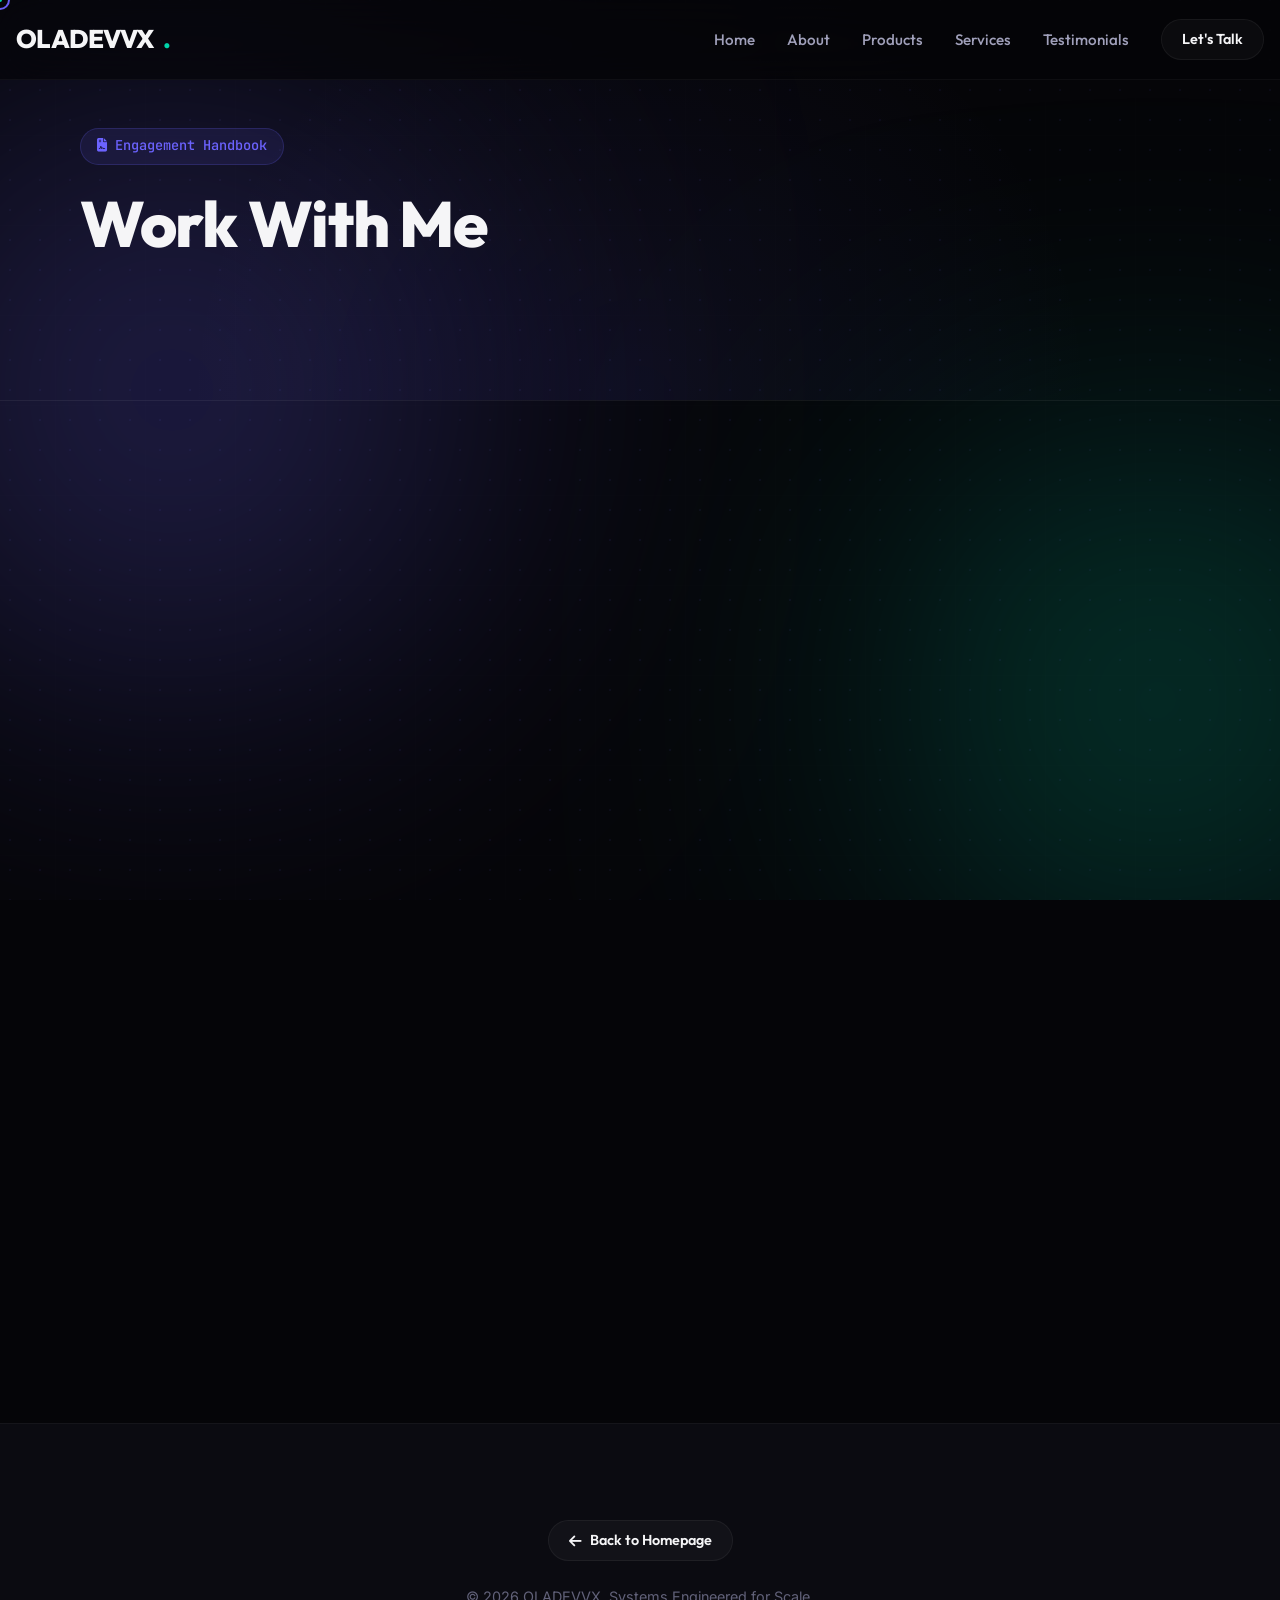
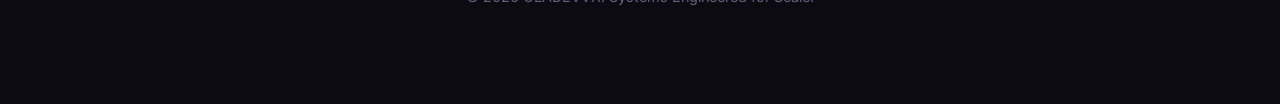
<file: work-with-me.html>
<!DOCTYPE html>
<html lang="en">
<head>
  <meta charset="UTF-8">
  <meta name="viewport" content="width=device-width, initial-scale=1.0">
  
  <title>Work With Me | OLADEVVX</title>
  <meta name="description" content="Engagement models, consulting rates, and retainer options for working with Oladevvx.">
  
  <!-- Favicon -->
  <link rel="icon" type="image/svg+xml" href="data:image/svg+xml,%3Csvg xmlns='http://www.w3.org/2000/svg' viewBox='0 0 100 100'%3E%3Crect width='100' height='100' rx='20' fill='%230b0b11'/%3E%3Cpath d='M30 30h40v10H40v10h30v10H40v10h30v10H30z' fill='url(%23g)'/%3E%3Cdefs%3E%3ClinearGradient id='g' x1='0%25' y1='0%25' x2='100%25' y2='100%25'%3E%3Cstop offset='0%25' stop-color='%236c63ff'/%3E%3Cstop offset='100%25' stop-color='%2300d4aa'/%3E%3C/linearGradient%3E%3C/defs%3E%3C/svg%3E">
  
  <!-- Icons -->
  <link rel="stylesheet" href="https://cdnjs.cloudflare.com/ajax/libs/font-awesome/6.4.0/css/all.min.css">
  
  <!-- CSS Stylesheets -->
  <link rel="stylesheet" href="css/index.css">
  <link rel="stylesheet" href="css/sections.css">
  <link rel="stylesheet" href="css/animations.css">
  <link rel="stylesheet" href="css/case-study.css">
</head>
<body>

  <!-- Custom Cursor Trail (Desktop only) -->
  <div class="custom-cursor"></div>
  <div class="custom-cursor-dot"></div>

  <!-- Ambient Global Background Decorations -->
  <div class="bg-decorations">
    <div class="bg-dot-grid"></div>
    <div class="bg-orb bg-orb-primary animate-orb-1" style="top: 10%; left: -10%;"></div>
    <div class="bg-orb bg-orb-secondary animate-orb-2" style="top: 50%; right: -10%;"></div>
  </div>

  <!-- Header & Navigation -->
  <header class="header">
    <div class="container nav-container">
      <a href="index.html#hero" class="logo">
        OLADEVVX<span>.</span>
      </a>
      
      <button class="hamburger" aria-label="Toggle navigation menu">
        <span></span>
        <span></span>
        <span></span>
      </button>
      
      <nav>
        <ul class="nav-menu">
          <li><a href="index.html#hero" class="nav-link">Home</a></li>
          <li><a href="index.html#about" class="nav-link">About</a></li>
          <li><a href="index.html#products" class="nav-link">Products</a></li>
          <li><a href="index.html#services" class="nav-link">Services</a></li>
          <li><a href="index.html#testimonials" class="nav-link">Testimonials</a></li>
          <li><a href="https://wa.me/2349067914511?text=Hello%20Oladevvx,%20I'm%20interested%20in%20working%20with%20you!" class="btn btn-secondary btn-sm" target="_blank" rel="noopener">Let's Talk</a></li>
        </ul>
      </nav>
    </div>
  </header>

  <!-- Hero Banner -->
  <section class="cs-hero">
    <div class="container">
      <div class="cs-badge"><i class="fas fa-file-contract"></i> Engagement Handbook</div>
      <h1>Work With Me</h1>
      <p class="reveal-on-scroll delay-100" style="max-width: 800px; font-size: 1.2rem; color: var(--text-secondary);">
        Explore flexible cooperation models designed to design architectures, scale SaaS engines, and automate workflows for modern business organizations.
      </p>
    </div>
  </section>

  <!-- Main Content -->
  <main class="cs-main container">
    <div class="grid-3 reveal-on-scroll delay-100" style="margin-bottom: 4rem; gap: 2rem;">
      
      <!-- Card 1: Consulting -->
      <div class="glass-panel" style="padding: 2.5rem; display: flex; flex-direction: column; gap: 1.5rem; border-radius: 12px; height: 100%;">
        <div style="font-size: 2.5rem; color: var(--accent-primary);"><i class="fas fa-comments"></i></div>
        <h3 style="font-size: 1.5rem; margin: 0;">1. System Audits &amp; Consulting</h3>
        <p style="color: var(--text-secondary); line-height: 1.6; font-size: 0.95rem; margin: 0;">
          Direct technical auditing of your engineering setup, application codebase, database tables, and cloud infrastructure. We identify latency bottlenecks, structural vulnerabilities, and optimization models.
        </p>
        <div style="margin-top: auto; border-top: 1px solid rgba(255,255,255,0.05); padding-top: 1rem;">
          <span style="display: block; font-size: 0.8rem; text-transform: uppercase; color: var(--text-muted);">Best For</span>
          <span style="font-weight: 600; color: var(--text-primary);">Pre-launch audits &amp; scale bottlenecks</span>
        </div>
      </div>

      <!-- Card 2: Retainer -->
      <div class="glass-panel" style="padding: 2.5rem; display: flex; flex-direction: column; gap: 1.5rem; border-radius: 12px; border-color: rgba(0, 212, 170, 0.25); height: 100%;">
        <div style="font-size: 2.5rem; color: var(--accent-secondary);"><i class="fas fa-user-shield"></i></div>
        <h3 style="font-size: 1.5rem; margin: 0;">2. Engineering Retainer</h3>
        <p style="color: var(--text-secondary); line-height: 1.6; font-size: 0.95rem; margin: 0;">
          Ongoing access to architectural support and systems development. I act as an external CTO/Lead Architect to guide your internal developers, design backend protocols, and verify code deployments.
        </p>
        <div style="margin-top: auto; border-top: 1px solid rgba(255,255,255,0.05); padding-top: 1rem;">
          <span style="display: block; font-size: 0.8rem; text-transform: uppercase; color: var(--text-muted);">Best For</span>
          <span style="font-weight: 600; color: var(--text-primary);">Growing startups &amp; continuous delivery</span>
        </div>
      </div>

      <!-- Card 3: Project-based -->
      <div class="glass-panel" style="padding: 2.5rem; display: flex; flex-direction: column; gap: 1.5rem; border-radius: 12px; height: 100%;">
        <div style="font-size: 2.5rem; color: var(--accent-primary);"><i class="fas fa-cubes"></i></div>
        <h3 style="font-size: 1.5rem; margin: 0;">3. Full-Cycle Project Contracts</h3>
        <p style="color: var(--text-secondary); line-height: 1.6; font-size: 0.95rem; margin: 0;">
          End-to-end design, implementation, and deployment of a bespoke software platform, SaaS engine, or business automation pipeline based on predefined goals and timeline parameters.
        </p>
        <div style="margin-top: auto; border-top: 1px solid rgba(255,255,255,0.05); padding-top: 1rem;">
          <span style="display: block; font-size: 0.8rem; text-transform: uppercase; color: var(--text-muted);">Best For</span>
          <span style="font-weight: 600; color: var(--text-primary);">Greenfield products &amp; custom SaaS builds</span>
        </div>
      </div>

    </div>

    <!-- Call to action block -->
    <div class="glass-panel reveal-on-scroll" style="padding: 3rem; text-align: center; border-radius: 12px; max-width: 800px; margin: 0 auto 4rem auto;">
      <h3 style="font-size: 1.8rem; margin-bottom: 1rem;">Initiate an Engagement</h3>
      <p style="color: var(--text-secondary); margin-bottom: 2rem; max-width: 600px; margin-left: auto; margin-right: auto;">
        Have a project blueprint or want to discuss hourly rate options? Reach out directly via email or message me instantly on WhatsApp to schedule an alignment call.
      </p>
      <div style="display: flex; gap: 1.5rem; justify-content: center; flex-wrap: wrap;">
        <a href="mailto:hello@oladevvx.dev" class="btn btn-primary">
          Email: hello@oladevvx.dev <i class="far fa-envelope"></i>
        </a>
        <a href="https://wa.me/2349067914511?text=Hello%20Oladevvx,%20I'm%20interested%20in%20working%20with%20you!" class="btn btn-secondary" target="_blank" rel="noopener">
          WhatsApp Direct <i class="fab fa-whatsapp"></i>
        </a>
      </div>
    </div>
  </main>

  <!-- Footer -->
  <footer class="footer">
    <div class="container" style="text-align: center; padding: 3rem 0;">
      <a href="index.html#hero" class="btn btn-secondary btn-sm">
        <i class="fas fa-arrow-left"></i> Back to Homepage
      </a>
      <p style="margin-top: 1.5rem; font-size: 0.9rem; color: var(--text-muted);">
        &copy; 2026 OLADEVVX. Systems Engineered for Scale.
      </p>
    </div>
  </footer>

  <!-- Scripts -->
  <script src="js/app.js"></script>
</body>
</html>
</file>
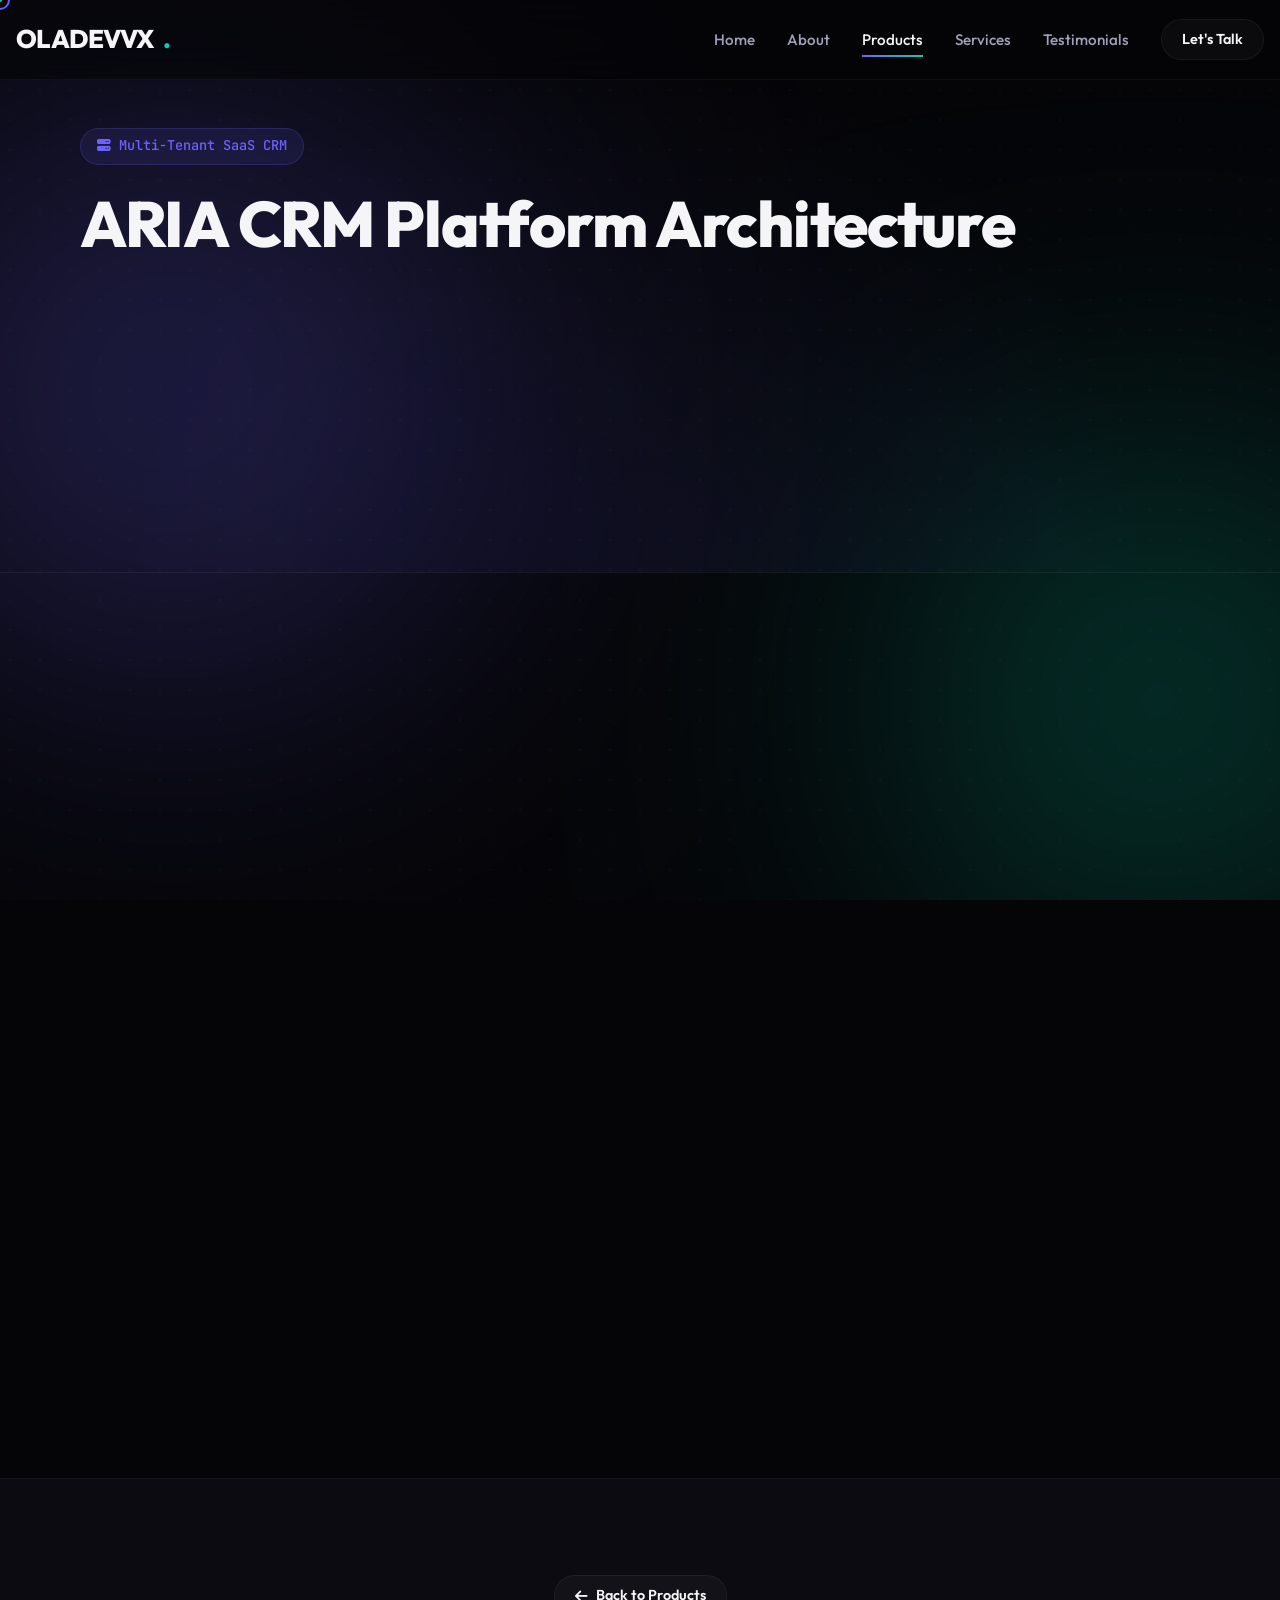
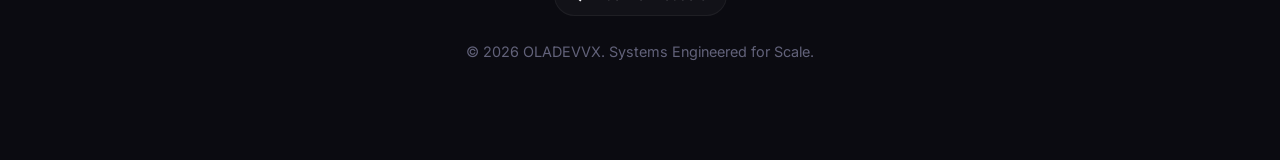
<file: case-studies/aria-crm.html>
<!DOCTYPE html>
<html lang="en">
<head>
  <meta charset="UTF-8">
  <meta name="viewport" content="width=device-width, initial-scale=1.0">
  
  <title>Case Study: ARIA CRM | OLADEVVX</title>
  <meta name="description" content="Detailed software architecture and systems engineering case study for ARIA CRM SaaS platform by OLADEVVX.">
  
  <!-- Favicon -->
  <link rel="icon" type="image/svg+xml" href="data:image/svg+xml,%3Csvg xmlns='http://www.w3.org/2000/svg' viewBox='0 0 100 100'%3E%3Crect width='100' height='100' rx='20' fill='%230b0b11'/%3E%3Cpath d='M30 30h40v10H40v10h30v10H40v10h30v10H30z' fill='url(%23g)'/%3E%3Cdefs%3E%3ClinearGradient id='g' x1='0%25' y1='0%25' x2='100%25' y2='100%25'%3E%3Cstop offset='0%25' stop-color='%236c63ff'/%3E%3Cstop offset='100%25' stop-color='%2300d4aa'/%3E%3C/linearGradient%3E%3C/defs%3E%3C/svg%3E">
  
  <!-- Icons -->
  <link rel="stylesheet" href="https://cdnjs.cloudflare.com/ajax/libs/font-awesome/6.4.0/css/all.min.css">
  
  <!-- CSS Stylesheets -->
  <link rel="stylesheet" href="../css/index.css">
  <link rel="stylesheet" href="../css/sections.css">
  <link rel="stylesheet" href="../css/animations.css">
  <link rel="stylesheet" href="../css/case-study.css">
</head>
<body>

  <!-- Custom Cursor Trail (Desktop only) -->
  <div class="custom-cursor"></div>
  <div class="custom-cursor-dot"></div>

  <!-- Ambient Global Background Decorations -->
  <div class="bg-decorations">
    <div class="bg-dot-grid"></div>
    <div class="bg-orb bg-orb-primary animate-orb-1" style="top: 10%; left: -10%;"></div>
    <div class="bg-orb bg-orb-secondary animate-orb-2" style="top: 50%; right: -10%;"></div>
  </div>

  <!-- Header & Navigation -->
  <header class="header">
    <div class="container nav-container">
      <a href="../index.html#hero" class="logo">
        OLADEVVX<span>.</span>
      </a>
      
      <button class="hamburger" aria-label="Toggle navigation menu">
        <span></span>
        <span></span>
        <span></span>
      </button>
      
      <nav>
        <ul class="nav-menu">
          <li><a href="../index.html#hero" class="nav-link">Home</a></li>
          <li><a href="../index.html#about" class="nav-link">About</a></li>
          <li><a href="../index.html#products" class="nav-link active">Products</a></li>
          <li><a href="../index.html#services" class="nav-link">Services</a></li>
          <li><a href="../index.html#testimonials" class="nav-link">Testimonials</a></li>
          <li><a href="https://wa.me/2349067914511?text=Hello%20Oladevvx,%20I'm%20interested%20in%20working%20with%20you!" class="btn btn-secondary btn-sm" target="_blank" rel="noopener">Let's Talk</a></li>
        </ul>
      </nav>
    </div>
  </header>

  <!-- Hero Banner -->
  <section class="cs-hero">
    <div class="container">
      <div class="cs-badge"><i class="fas fa-server"></i> Multi-Tenant SaaS CRM</div>
      <h1>ARIA CRM Platform Architecture</h1>
      <p class="reveal-on-scroll delay-100" style="max-width: 800px; font-size: 1.2rem; color: var(--text-secondary);">
        Architected and deployed a multi-tenant CRM for international education agencies to automate admissions, track student pipelines, and audit application files using Claude API.
      </p>
      
      <div class="cs-meta-grid reveal-on-scroll delay-200">
        <div class="cs-meta-item">
          <span class="cs-meta-label">Client / Organization</span>
          <span class="cs-meta-value">Global Education Consultancies</span>
        </div>
        <div class="cs-meta-item">
          <span class="cs-meta-label">Role</span>
          <span class="cs-meta-value">Lead Systems Architect</span>
        </div>
        <div class="cs-meta-item">
          <span class="cs-meta-label">Tech Stack</span>
          <span class="cs-meta-value">Next.js 14, Supabase RLS, Claude API, Resend, Vercel</span>
        </div>
        <div class="cs-meta-item">
          <span class="cs-meta-label">Deployment Year</span>
          <span class="cs-meta-value">2026</span>
        </div>
      </div>
    </div>
  </section>

  <!-- Case Study Main Content -->
  <main class="cs-main container">
    <div class="cs-grid">
      
      <!-- Left Column: Narrative -->
      <div class="cs-content reveal-on-scroll">
        <section class="cs-section">
          <h2>The Business Problem</h2>
          <p>
            International education agencies process thousands of student visa and university applications every intake. Working across multiple countries, agencies face difficulties coordinating workflows, protecting student personal data, and detecting document fraud or missing credentials in student folders.
          </p>
          <p>
            Legacy tools lacked multi-tenant data isolation and did not offer automated validation for academic transcripts or statements of purpose, requiring hours of manual review.
          </p>
        </section>
        
        <section class="cs-section">
          <h2>The Solution: ARIA CRM</h2>
          <p>
            Under the OLADEVVX banner, we designed and built ARIA CRM, a modern multi-tenant software system. The platform allows agencies to instantiate their own isolated pipelines, assign tasks to sub-agents, and track student application progress in real-time.
          </p>
          <p>
            We integrated the Claude API to analyze academic transcripts and critique statements of purpose, automatically flagging verification gaps before files are submitted to universities.
          </p>
        </section>

        <section class="cs-section">
          <h2>Technical Architecture</h2>
          <div class="tech-card" style="margin-bottom: 2rem; padding: 1.5rem; background: rgba(255,255,255,0.01); border: var(--glass-border); border-radius: 8px;">
            <h4 style="color: var(--accent-secondary); margin-bottom: 0.75rem;"><i class="fas fa-network-wired"></i> Database Isolation &amp; AI Audits</h4>
            <ul style="padding-left: 1.25rem; display: flex; flex-direction: column; gap: 0.5rem; font-size: 0.95rem; color: var(--text-secondary);">
              <li><strong>Supabase RLS Policies</strong>: Multi-tenant security ensuring tenant data separation at the database level.</li>
              <li><strong>Claude API Integration</strong>: Automated LLM pipelines evaluating student transcripts and suggesting improvements for essays.</li>
              <li><strong>Resend Email Engine</strong>: Automated notification loops notifying students immediately upon document acceptance or rejection.</li>
              <li><strong>Next.js 14 App Router</strong>: Server-rendered pipelines with sub-second page transitions.</li>
            </ul>
          </div>
        </section>
      </div>
      
      <!-- Right Column: Sidebar Stats -->
      <div class="cs-sidebar reveal-on-scroll delay-200">
        <div class="glass-panel cs-sidebar-card">
          <h3>System Metrics</h3>
          <div class="cs-stat-item">
            <span class="cs-stat-value">98.4%</span>
            <span class="cs-stat-label">AI Audit Accuracy</span>
          </div>
          <div class="cs-stat-item">
            <span class="cs-stat-value">&lt; 3.2s</span>
            <span class="cs-stat-label">Document Review Latency</span>
          </div>
          <div class="cs-stat-item">
            <span class="cs-stat-value">Zero</span>
            <span class="cs-stat-label">Tenant Data Leaks</span>
          </div>
        </div>
      </div>
      
    </div>
  </main>

  <!-- Footer -->
  <footer class="footer">
    <div class="container" style="text-align: center; padding: 3rem 0;">
      <a href="../index.html#products" class="btn btn-secondary btn-sm">
        <i class="fas fa-arrow-left"></i> Back to Products
      </a>
      <p style="margin-top: 1.5rem; font-size: 0.9rem; color: var(--text-muted);">
        &copy; 2026 OLADEVVX. Systems Engineered for Scale.
      </p>
    </div>
  </footer>

  <!-- Scripts -->
  <script src="../js/app.js"></script>
</body>
</html>
</file>
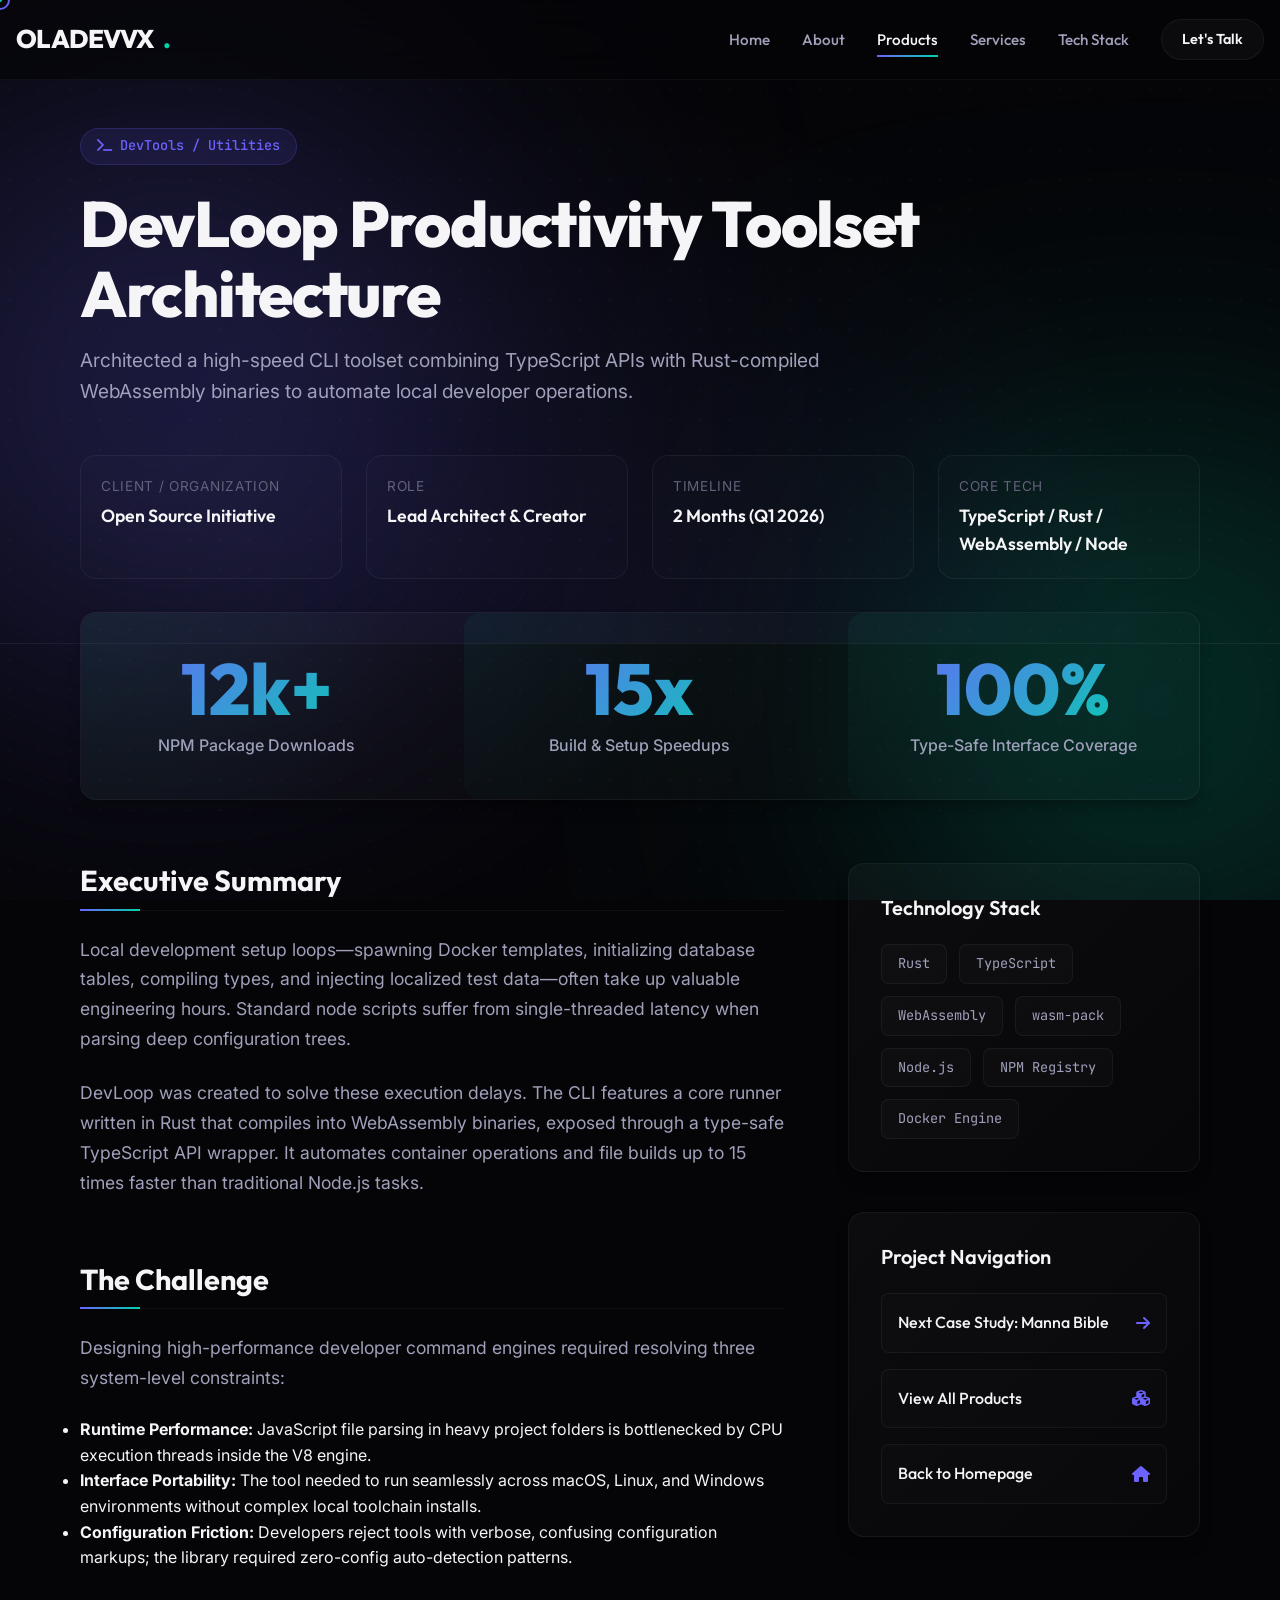
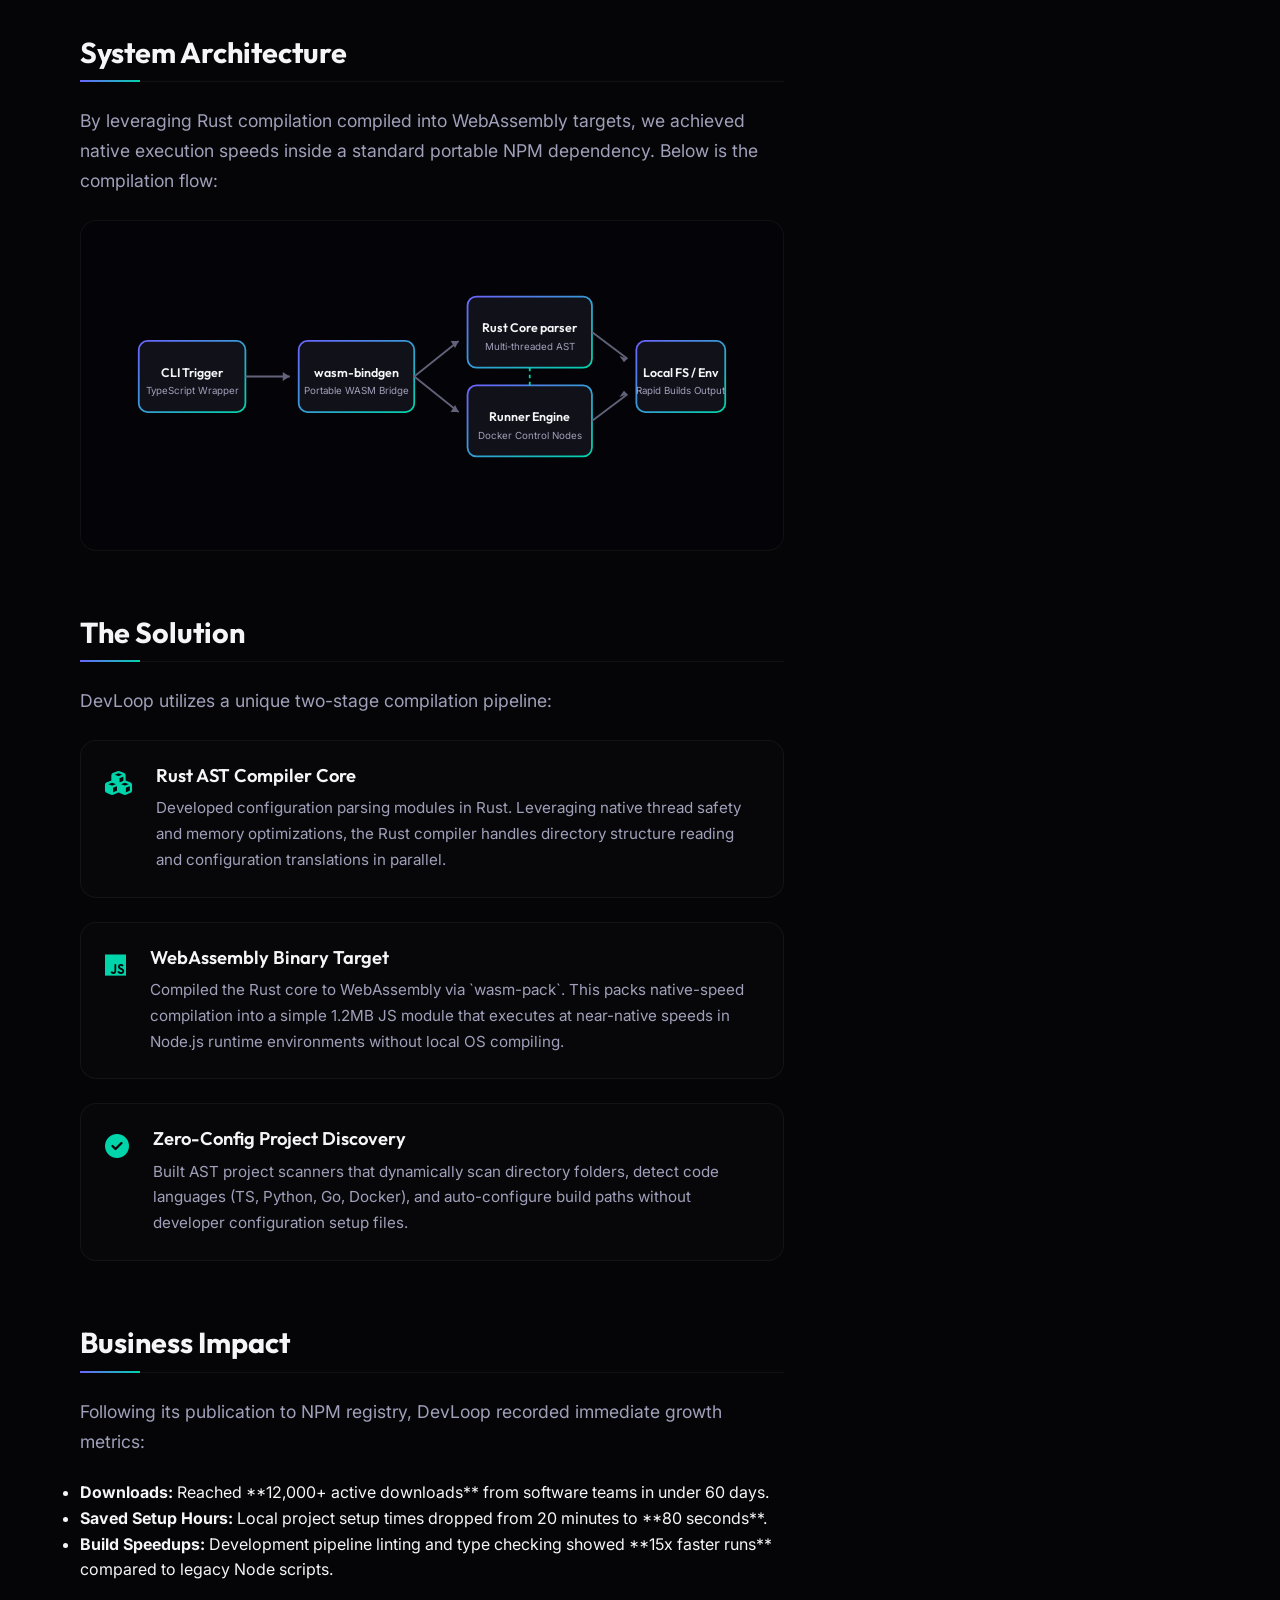
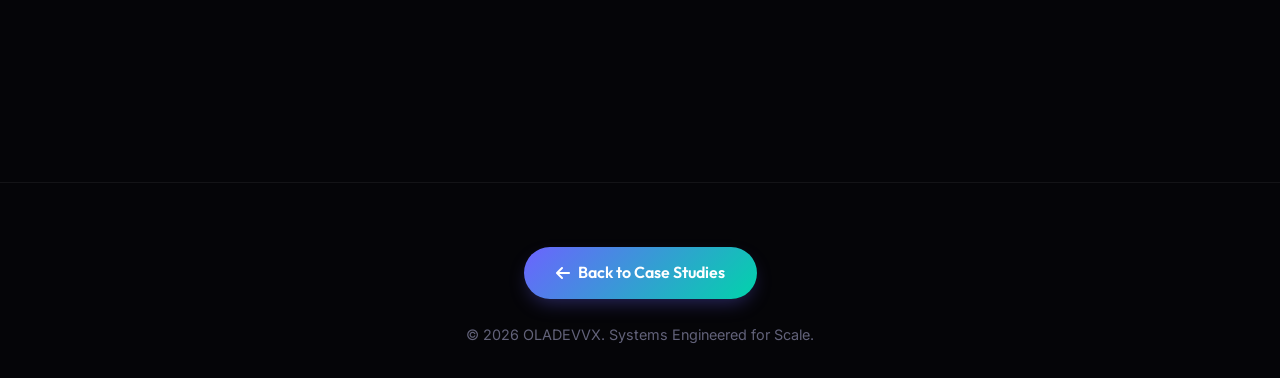
<file: case-studies/devloop.html>
<!DOCTYPE html>
<html lang="en">
<head>
  <meta charset="UTF-8">
  <meta name="viewport" content="width=device-width, initial-scale=1.0">
  
  <title>Case Study: DevLoop | OLADEVVX</title>
  <meta name="description" content="Detailed software architecture and systems engineering case study for DevLoop productivity CLI by OLADEVVX.">
  
  <!-- Favicon -->
  <link rel="icon" type="image/svg+xml" href="data:image/svg+xml,%3Csvg xmlns='http://www.w3.org/2000/svg' viewBox='0 0 100 100'%3E%3Crect width='100' height='100' rx='20' fill='%230b0b11'/%3E%3Cpath d='M30 30h40v10H40v10h30v10H40v10h30v10H30z' fill='url(%23g)'/%3E%3Cdefs%3E%3ClinearGradient id='g' x1='0%25' y1='0%25' x2='100%25' y2='100%25'%3E%3Cstop offset='0%25' stop-color='%236c63ff'/%3E%3Cstop offset='100%25' stop-color='%2300d4aa'/%3E%3C/linearGradient%3E%3C/defs%3E%3C/svg%3E">
  
  <!-- Icons -->
  <link rel="stylesheet" href="https://cdnjs.cloudflare.com/ajax/libs/font-awesome/6.4.0/css/all.min.css">
  
  <!-- CSS Stylesheets -->
  <link rel="stylesheet" href="../css/index.css">
  <link rel="stylesheet" href="../css/sections.css">
  <link rel="stylesheet" href="../css/animations.css">
  <link rel="stylesheet" href="../css/case-study.css">
</head>
<body>

  <!-- Custom Cursor Trail (Desktop only) -->
  <div class="custom-cursor"></div>
  <div class="custom-cursor-dot"></div>

  <!-- Ambient Global Background Graphics -->
  <div class="bg-decorations">
    <div class="bg-dot-grid"></div>
    <div class="bg-orb bg-orb-primary animate-orb-1" style="top: 10%; left: -10%;"></div>
    <div class="bg-orb bg-orb-secondary animate-orb-2" style="top: 50%; right: -10%;"></div>
  </div>

  <!-- Header & Navigation -->
  <header class="header">
    <div class="container nav-container">
      <a href="../index.html#hero" class="logo">
        OLADEVVX<span>.</span>
      </a>
      
      <button class="hamburger" aria-label="Toggle navigation menu">
        <span></span>
        <span></span>
        <span></span>
      </button>
      
      <nav>
        <ul class="nav-menu">
          <li><a href="../index.html#hero" class="nav-link">Home</a></li>
          <li><a href="../index.html#about" class="nav-link">About</a></li>
          <li><a href="../index.html#products" class="nav-link active">Products</a></li>
          <li><a href="../index.html#services" class="nav-link">Services</a></li>
          <li><a href="../index.html#tech" class="nav-link">Tech Stack</a></li>
          <li><a href="https://wa.me/2349067914511?text=Hello%20Oladevvx,%20I'm%20interested%20in%20working%20with%20you!" class="btn btn-secondary btn-sm" target="_blank" rel="noopener">Let's Talk</a></li>
        </ul>
      </nav>
    </div>
  </header>

  <!-- Hero Banner -->
  <section class="cs-hero">
    <div class="container">
      <div class="cs-badge"><i class="fas fa-terminal"></i> DevTools / Utilities</div>
      <h1>DevLoop Productivity Toolset Architecture</h1>
      <p class="reveal-on-scroll delay-100" style="max-width: 800px; font-size: 1.2rem; color: var(--text-secondary);">
        Architected a high-speed CLI toolset combining TypeScript APIs with Rust-compiled WebAssembly binaries to automate local developer operations.
      </p>
      
      <div class="cs-meta-grid reveal-on-scroll delay-200">
        <div class="cs-meta-item">
          <span class="cs-meta-label">Client / Organization</span>
          <span class="cs-meta-value">Open Source Initiative</span>
        </div>
        <div class="cs-meta-item">
          <span class="cs-meta-label">Role</span>
          <span class="cs-meta-value">Lead Architect &amp; Creator</span>
        </div>
        <div class="cs-meta-item">
          <span class="cs-meta-label">Timeline</span>
          <span class="cs-meta-value">2 Months (Q1 2026)</span>
        </div>
        <div class="cs-meta-item">
          <span class="cs-meta-label">Core Tech</span>
          <span class="cs-meta-value">TypeScript / Rust / WebAssembly / Node</span>
        </div>
      </div>
    </div>
  </section>

  <!-- Metrics Bar -->
  <div class="container reveal-on-scroll delay-300">
    <div class="glass-panel cs-metrics-bar">
      <div class="cs-metric-card">
        <div class="cs-metric-num">12k+</div>
        <div class="cs-metric-lbl">NPM Package Downloads</div>
      </div>
      <div class="cs-metric-card">
        <div class="cs-metric-num">15x</div>
        <div class="cs-metric-lbl">Build &amp; Setup Speedups</div>
      </div>
      <div class="cs-metric-card">
        <div class="cs-metric-num">100%</div>
        <div class="cs-metric-lbl">Type-Safe Interface Coverage</div>
      </div>
    </div>
  </div>

  <!-- Content Layout -->
  <section class="section" style="padding-top: 0;">
    <div class="container">
      <div class="cs-layout">
        
        <!-- Main Content -->
        <main class="cs-main reveal-on-scroll">
          
          <div class="cs-section">
            <h2>Executive Summary</h2>
            <p>
              Local development setup loops—spawning Docker templates, initializing database tables, compiling types, and injecting localized test data—often take up valuable engineering hours. Standard node scripts suffer from single-threaded latency when parsing deep configuration trees.
            </p>
            <p>
              DevLoop was created to solve these execution delays. The CLI features a core runner written in Rust that compiles into WebAssembly binaries, exposed through a type-safe TypeScript API wrapper. It automates container operations and file builds up to 15 times faster than traditional Node.js tasks.
            </p>
          </div>

          <div class="cs-section">
            <h2>The Challenge</h2>
            <p>
              Designing high-performance developer command engines required resolving three system-level constraints:
            </p>
            <ul>
              <li><strong>Runtime Performance:</strong> JavaScript file parsing in heavy project folders is bottlenecked by CPU execution threads inside the V8 engine.</li>
              <li><strong>Interface Portability:</strong> The tool needed to run seamlessly across macOS, Linux, and Windows environments without complex local toolchain installs.</li>
              <li><strong>Configuration Friction:</strong> Developers reject tools with verbose, confusing configuration markups; the library required zero-config auto-detection patterns.</li>
            </ul>
          </div>

          <div class="cs-section">
            <h2>System Architecture</h2>
            <p>
              By leveraging Rust compilation compiled into WebAssembly targets, we achieved native execution speeds inside a standard portable NPM dependency. Below is the compilation flow:
            </p>
            
            <div class="cs-arch-diagram">
              <svg xmlns="http://www.w3.org/2000/svg" viewBox="0 0 700 280" width="100%">
                <defs>
                  <linearGradient id="primary-grad" x1="0%" y1="0%" x2="100%" y2="100%">
                    <stop offset="0%" stop-color="#6c63ff"/>
                    <stop offset="100%" stop-color="#00d4aa"/>
                  </linearGradient>
                </defs>
                
                <!-- Client/Tenant Node -->
                <rect x="20" y="90" width="120" height="80" rx="10" fill="#11111a" stroke="url(#primary-grad)" stroke-width="2"/>
                <text x="80" y="130" fill="#f5f5f7" font-family="Outfit" font-size="14" font-weight="600" text-anchor="middle">CLI Trigger</text>
                <text x="80" y="150" fill="#a0a0ba" font-family="Inter" font-size="11" text-anchor="middle">TypeScript Wrapper</text>
                
                <!-- Flow Arrow -->
                <path d="M 140 130 L 190 130" stroke="#62627a" stroke-width="2" fill="none"/>
                <polygon points="190,130 182,125 182,135" fill="#62627a"/>
                
                <!-- API Gateway / Edge Node -->
                <rect x="200" y="90" width="130" height="80" rx="10" fill="#11111a" stroke="url(#primary-grad)" stroke-width="2"/>
                <text x="265" y="130" fill="#f5f5f7" font-family="Outfit" font-size="14" font-weight="600" text-anchor="middle">wasm-bindgen</text>
                <text x="265" y="150" fill="#a0a0ba" font-family="Inter" font-size="11" text-anchor="middle">Portable WASM Bridge</text>
                
                <!-- Flow Arrows split -->
                <path d="M 330 130 L 380 90" stroke="#62627a" stroke-width="2" fill="none"/>
                <polygon points="380,90 371,90 376,98" fill="#62627a"/>
                
                <path d="M 330 130 L 380 170" stroke="#62627a" stroke-width="2" fill="none"/>
                <polygon points="380,170 376,162 371,170" fill="#62627a"/>
                
                <!-- Database Node -->
                <rect x="390" y="40" width="140" height="80" rx="10" fill="#11111a" stroke="url(#primary-grad)" stroke-width="2"/>
                <text x="460" y="80" fill="#f5f5f7" font-family="Outfit" font-size="14" font-weight="600" text-anchor="middle">Rust Core parser</text>
                <text x="460" y="100" fill="#a0a0ba" font-family="Inter" font-size="11" text-anchor="middle">Multi-threaded AST</text>
                
                <!-- Billing Engine / Service Node -->
                <rect x="390" y="140" width="140" height="80" rx="10" fill="#11111a" stroke="url(#primary-grad)" stroke-width="2"/>
                <text x="460" y="180" fill="#f5f5f7" font-family="Outfit" font-size="14" font-weight="600" text-anchor="middle">Runner Engine</text>
                <text x="460" y="200" fill="#a0a0ba" font-family="Inter" font-size="11" text-anchor="middle">Docker Control Nodes</text>
                
                <!-- Database flow connection -->
                <path d="M 460 120 L 460 140" stroke="#00d4aa" stroke-dasharray="4" stroke-width="2" fill="none"/>
                
                <!-- Final Flow Arrows -->
                <path d="M 530 80 L 570 110" stroke="#62627a" stroke-width="2" fill="none"/>
                <polygon points="570,110 561,107 566,114" fill="#62627a"/>
                
                <path d="M 530 180 L 570 150" stroke="#62627a" stroke-width="2" fill="none"/>
                <polygon points="570,150 566,146 561,153" fill="#62627a"/>
                
                <!-- Paystack Node -->
                <rect x="580" y="90" width="100" height="80" rx="10" fill="#11111a" stroke="url(#primary-grad)" stroke-width="2"/>
                <text x="630" y="130" fill="#f5f5f7" font-family="Outfit" font-size="14" font-weight="600" text-anchor="middle">Local FS / Env</text>
                <text x="630" y="150" fill="#a0a0ba" font-family="Inter" font-size="11" text-anchor="middle">Rapid Builds Output</text>
              </svg>
            </div>
          </div>

          <div class="cs-section">
            <h2>The Solution</h2>
            <p>
              DevLoop utilizes a unique two-stage compilation pipeline:
            </p>
            
            <div class="cs-feature-list">
              
              <div class="cs-feature-item">
                <div class="cs-feature-icon"><i class="fas fa-cubes"></i></div>
                <div class="cs-feature-content">
                  <h4>Rust AST Compiler Core</h4>
                  <p>Developed configuration parsing modules in Rust. Leveraging native thread safety and memory optimizations, the Rust compiler handles directory structure reading and configuration translations in parallel.</p>
                </div>
              </div>
              
              <div class="cs-feature-item">
                <div class="cs-feature-icon"><i class="fab fa-js"></i></div>
                <div class="cs-feature-content">
                  <h4>WebAssembly Binary Target</h4>
                  <p>Compiled the Rust core to WebAssembly via `wasm-pack`. This packs native-speed compilation into a simple 1.2MB JS module that executes at near-native speeds in Node.js runtime environments without local OS compiling.</p>
                </div>
              </div>
              
              <div class="cs-feature-item">
                <div class="cs-feature-icon"><i class="fas fa-circle-check"></i></div>
                <div class="cs-feature-content">
                  <h4>Zero-Config Project Discovery</h4>
                  <p>Built AST project scanners that dynamically scan directory folders, detect code languages (TS, Python, Go, Docker), and auto-configure build paths without developer configuration setup files.</p>
                </div>
              </div>
              
            </div>
          </div>

          <div class="cs-section">
            <h2>Business Impact</h2>
            <p>
              Following its publication to NPM registry, DevLoop recorded immediate growth metrics:
            </p>
            <ul>
              <li><strong>Downloads:</strong> Reached **12,000+ active downloads** from software teams in under 60 days.</li>
              <li><strong>Saved Setup Hours:</strong> Local project setup times dropped from 20 minutes to **80 seconds**.</li>
              <li><strong>Build Speedups:</strong> Development pipeline linting and type checking showed **15x faster runs** compared to legacy Node scripts.</li>
            </ul>
          </div>
          
        </main>
        
        <!-- Sidebar -->
        <aside class="cs-sidebar reveal-on-scroll delay-200">
          
          <!-- Tech stack widget -->
          <div class="glass-panel cs-widget">
            <h3 class="cs-widget-title">Technology Stack</h3>
            <div class="cs-tech-tags">
              <span class="cs-tech-tag">Rust</span>
              <span class="cs-tech-tag">TypeScript</span>
              <span class="cs-tech-tag">WebAssembly</span>
              <span class="cs-tech-tag">wasm-pack</span>
              <span class="cs-tech-tag">Node.js</span>
              <span class="cs-tech-tag">NPM Registry</span>
              <span class="cs-tech-tag">Docker Engine</span>
            </div>
          </div>
          
          <!-- Navigation widget -->
          <div class="glass-panel cs-widget">
            <h3 class="cs-widget-title">Project Navigation</h3>
            <div class="cs-nav-box">
              <a href="mannabible.html" class="cs-nav-link">
                <span>Next Case Study: Manna Bible</span>
                <i class="fas fa-arrow-right"></i>
              </a>
              <a href="../index.html#products" class="cs-nav-link">
                <span>View All Products</span>
                <i class="fas fa-cubes"></i>
              </a>
              <a href="../index.html#hero" class="cs-nav-link">
                <span>Back to Homepage</span>
                <i class="fas fa-home"></i>
              </a>
            </div>
          </div>
          
        </aside>
        
      </div>
    </div>
  </section>

  <!-- Footer Back Link -->
  <footer class="cs-back-footer">
    <div class="container">
      <a href="../index.html#case-studies" class="btn btn-primary">
        <i class="fas fa-arrow-left"></i> Back to Case Studies
      </a>
      <p style="margin-top: 1.5rem; font-size: 0.9rem; color: var(--text-muted);">
        &copy; 2026 OLADEVVX. Systems Engineered for Scale.
      </p>
    </div>
  </footer>

  <!-- Scroll Back-to-Top Button -->
  <button class="scroll-top-btn" aria-label="Scroll back to top">
    <i class="fas fa-arrow-up"></i>
  </button>

  <!-- Scripts -->
  <script src="../js/animations.js"></script>
  <script src="../js/app.js"></script>
</body>
</html>
</file>
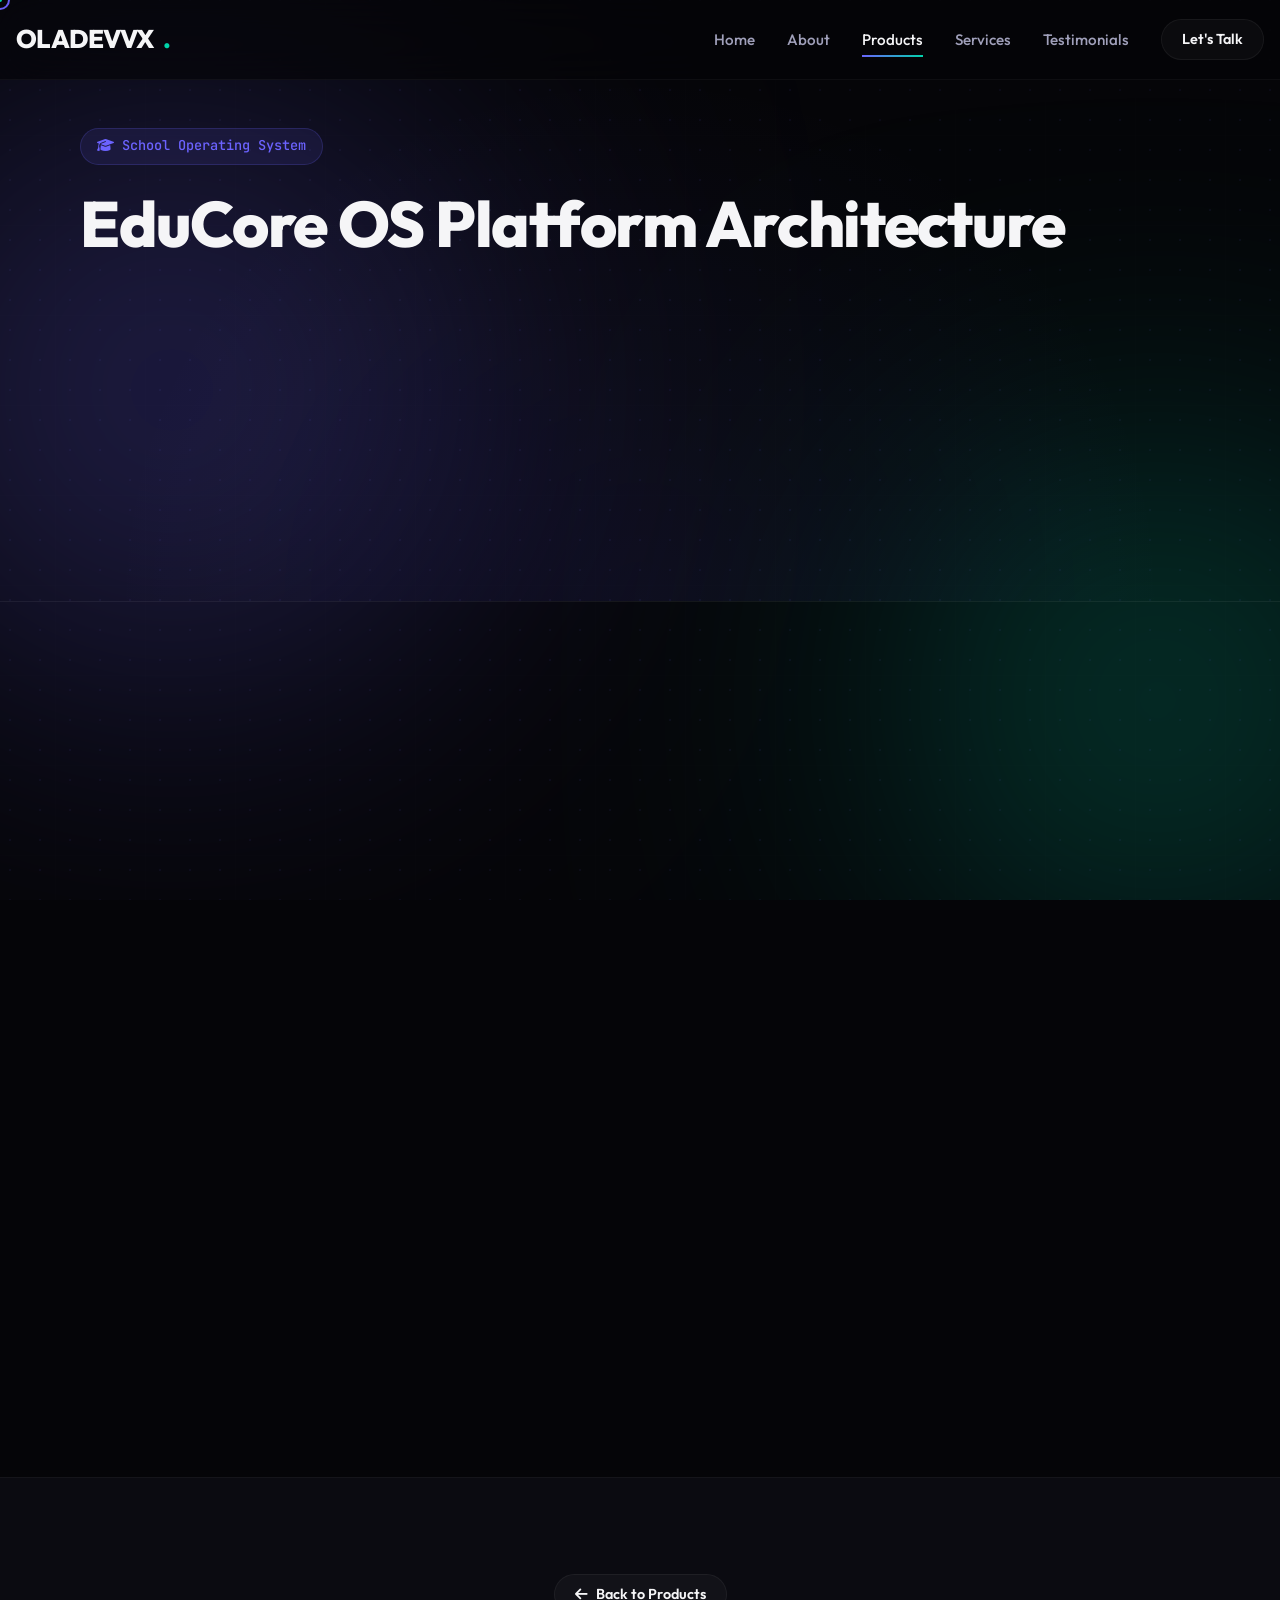
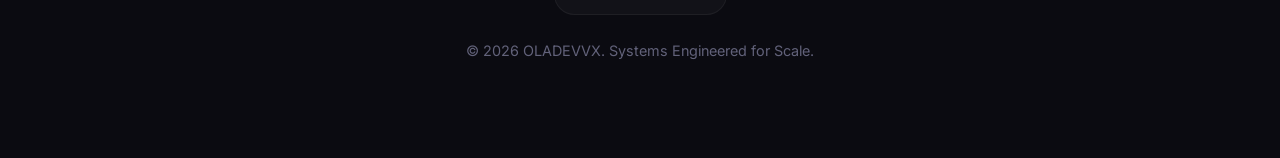
<file: case-studies/educore-os.html>
<!DOCTYPE html>
<html lang="en">
<head>
  <meta charset="UTF-8">
  <meta name="viewport" content="width=device-width, initial-scale=1.0">
  
  <title>Case Study: EduCore OS | OLADEVVX</title>
  <meta name="description" content="Detailed software architecture and systems engineering case study for EduCore OS school operating system by OLADEVVX.">
  
  <!-- Favicon -->
  <link rel="icon" type="image/svg+xml" href="data:image/svg+xml,%3Csvg xmlns='http://www.w3.org/2000/svg' viewBox='0 0 100 100'%3E%3Crect width='100' height='100' rx='20' fill='%230b0b11'/%3E%3Cpath d='M30 30h40v10H40v10h30v10H40v10h30v10H30z' fill='url(%23g)'/%3E%3Cdefs%3E%3ClinearGradient id='g' x1='0%25' y1='0%25' x2='100%25' y2='100%25'%3E%3Cstop offset='0%25' stop-color='%236c63ff'/%3E%3Cstop offset='100%25' stop-color='%2300d4aa'/%3E%3C/linearGradient%3E%3C/defs%3E%3C/svg%3E">
  
  <!-- Icons -->
  <link rel="stylesheet" href="https://cdnjs.cloudflare.com/ajax/libs/font-awesome/6.4.0/css/all.min.css">
  
  <!-- CSS Stylesheets -->
  <link rel="stylesheet" href="../css/index.css">
  <link rel="stylesheet" href="../css/sections.css">
  <link rel="stylesheet" href="../css/animations.css">
  <link rel="stylesheet" href="../css/case-study.css">
</head>
<body>

  <!-- Custom Cursor Trail (Desktop only) -->
  <div class="custom-cursor"></div>
  <div class="custom-cursor-dot"></div>

  <!-- Ambient Global Background Decorations -->
  <div class="bg-decorations">
    <div class="bg-dot-grid"></div>
    <div class="bg-orb bg-orb-primary animate-orb-1" style="top: 10%; left: -10%;"></div>
    <div class="bg-orb bg-orb-secondary animate-orb-2" style="top: 50%; right: -10%;"></div>
  </div>

  <!-- Header & Navigation -->
  <header class="header">
    <div class="container nav-container">
      <a href="../index.html#hero" class="logo">
        OLADEVVX<span>.</span>
      </a>
      
      <button class="hamburger" aria-label="Toggle navigation menu">
        <span></span>
        <span></span>
        <span></span>
      </button>
      
      <nav>
        <ul class="nav-menu">
          <li><a href="../index.html#hero" class="nav-link">Home</a></li>
          <li><a href="../index.html#about" class="nav-link">About</a></li>
          <li><a href="../index.html#products" class="nav-link active">Products</a></li>
          <li><a href="../index.html#services" class="nav-link">Services</a></li>
          <li><a href="../index.html#testimonials" class="nav-link">Testimonials</a></li>
          <li><a href="https://wa.me/2349067914511?text=Hello%20Oladevvx,%20I'm%20interested%20in%20working%20with%20you!" class="btn btn-secondary btn-sm" target="_blank" rel="noopener">Let's Talk</a></li>
        </ul>
      </nav>
    </div>
  </header>

  <!-- Hero Banner -->
  <section class="cs-hero">
    <div class="container">
      <div class="cs-badge"><i class="fas fa-graduation-cap"></i> School Operating System</div>
      <h1>EduCore OS Platform Architecture</h1>
      <p class="reveal-on-scroll delay-100" style="max-width: 800px; font-size: 1.2rem; color: var(--text-secondary);">
        Architected and deployed a multi-tenant operating system for Nigerian secondary schools featuring role-based portals, automated fee invoicing, and grade books.
      </p>
      
      <div class="cs-meta-grid reveal-on-scroll delay-200">
        <div class="cs-meta-item">
          <span class="cs-meta-label">Client / Organization</span>
          <span class="cs-meta-value">West African Educational Institutions</span>
        </div>
        <div class="cs-meta-item">
          <span class="cs-meta-label">Role</span>
          <span class="cs-meta-value">Lead Product Architect</span>
        </div>
        <div class="cs-meta-item">
          <span class="cs-meta-label">Tech Stack</span>
          <span class="cs-meta-value">Flutter Mobile App, Supabase, Next.js Admin Panel, Earnings Engine</span>
        </div>
        <div class="cs-meta-item">
          <span class="cs-meta-label">Deployment Year</span>
          <span class="cs-meta-value">2026</span>
        </div>
      </div>
    </div>
  </section>

  <!-- Case Study Main Content -->
  <main class="cs-main container">
    <div class="cs-grid">
      
      <!-- Left Column: Narrative -->
      <div class="cs-content reveal-on-scroll">
        <section class="cs-section">
          <h2>The Business Problem</h2>
          <p>
            Educational institutions in Nigeria face high admin overheads managing paper grading records, coordinating fee reconciliations, and communicating with parents. Legacy systems are built as heavy desktop databases, making mobile-access difficult for parents and teachers.
          </p>
          <p>
            This leads to lost records, errors in transcript compilations, and high cash-handling operational leakages.
          </p>
        </section>
        
        <section class="cs-section">
          <h2>The Solution: EduCore OS</h2>
          <p>
            EduCore OS is a multi-tenant school operating system developed under the OLADEVVX banner. The platform provides Flutter-based mobile portals for teachers, parents, and students, and a comprehensive Next.js web application for administrative oversight.
          </p>
          <p>
            An integrated School Earnings Engine tracks card, transfer, and bank deposit payments, automating invoice reconciliations and matching school fee deposits instantly.
          </p>
        </section>

        <section class="cs-section">
          <h2>Technical Architecture</h2>
          <div class="tech-card" style="margin-bottom: 2rem; padding: 1.5rem; background: rgba(255,255,255,0.01); border: var(--glass-border); border-radius: 8px;">
            <h4 style="color: var(--accent-secondary); margin-bottom: 0.75rem;"><i class="fas fa-graduation-cap"></i> Cross-Platform Educational Hub</h4>
            <ul style="padding-left: 1.25rem; display: flex; flex-direction: column; gap: 0.5rem; font-size: 0.95rem; color: var(--text-secondary);">
              <li><strong>Flutter Mobile Client</strong>: Lightweight mobile access for parents to view academic progress reports and pay fees.</li>
              <li><strong>Next.js Admin Console</strong>: Management suite for school proprietors and financial auditing staffs.</li>
              <li><strong>Supabase Data Engine</strong>: Managed PostgreSQL instance handling student registries, grade rosters, and transactions.</li>
              <li><strong>Role-Based Access Control (RBAC)</strong>: Multi-role configuration protecting sensitive administrative features.</li>
            </ul>
          </div>
        </section>
      </div>
      
      <!-- Right Column: Sidebar Stats -->
      <div class="cs-sidebar reveal-on-scroll delay-200">
        <div class="glass-panel cs-sidebar-card">
          <h3>System Metrics</h3>
          <div class="cs-stat-item">
            <span class="cs-stat-value">₦45M+</span>
            <span class="cs-stat-label">Invoices Automated</span>
          </div>
          <div class="cs-stat-item">
            <span class="cs-stat-value">99.8%</span>
            <span class="cs-stat-label">Reconciliation Accuracy</span>
          </div>
          <div class="cs-stat-item">
            <span class="cs-stat-value">4 Roles</span>
            <span class="cs-stat-label">Granular RBAC Portals</span>
          </div>
        </div>
      </div>
      
    </div>
  </main>

  <!-- Footer -->
  <footer class="footer">
    <div class="container" style="text-align: center; padding: 3rem 0;">
      <a href="../index.html#products" class="btn btn-secondary btn-sm">
        <i class="fas fa-arrow-left"></i> Back to Products
      </a>
      <p style="margin-top: 1.5rem; font-size: 0.9rem; color: var(--text-muted);">
        &copy; 2026 OLADEVVX. Systems Engineered for Scale.
      </p>
    </div>
  </footer>

  <!-- Scripts -->
  <script src="../js/app.js"></script>
</body>
</html>
</file>
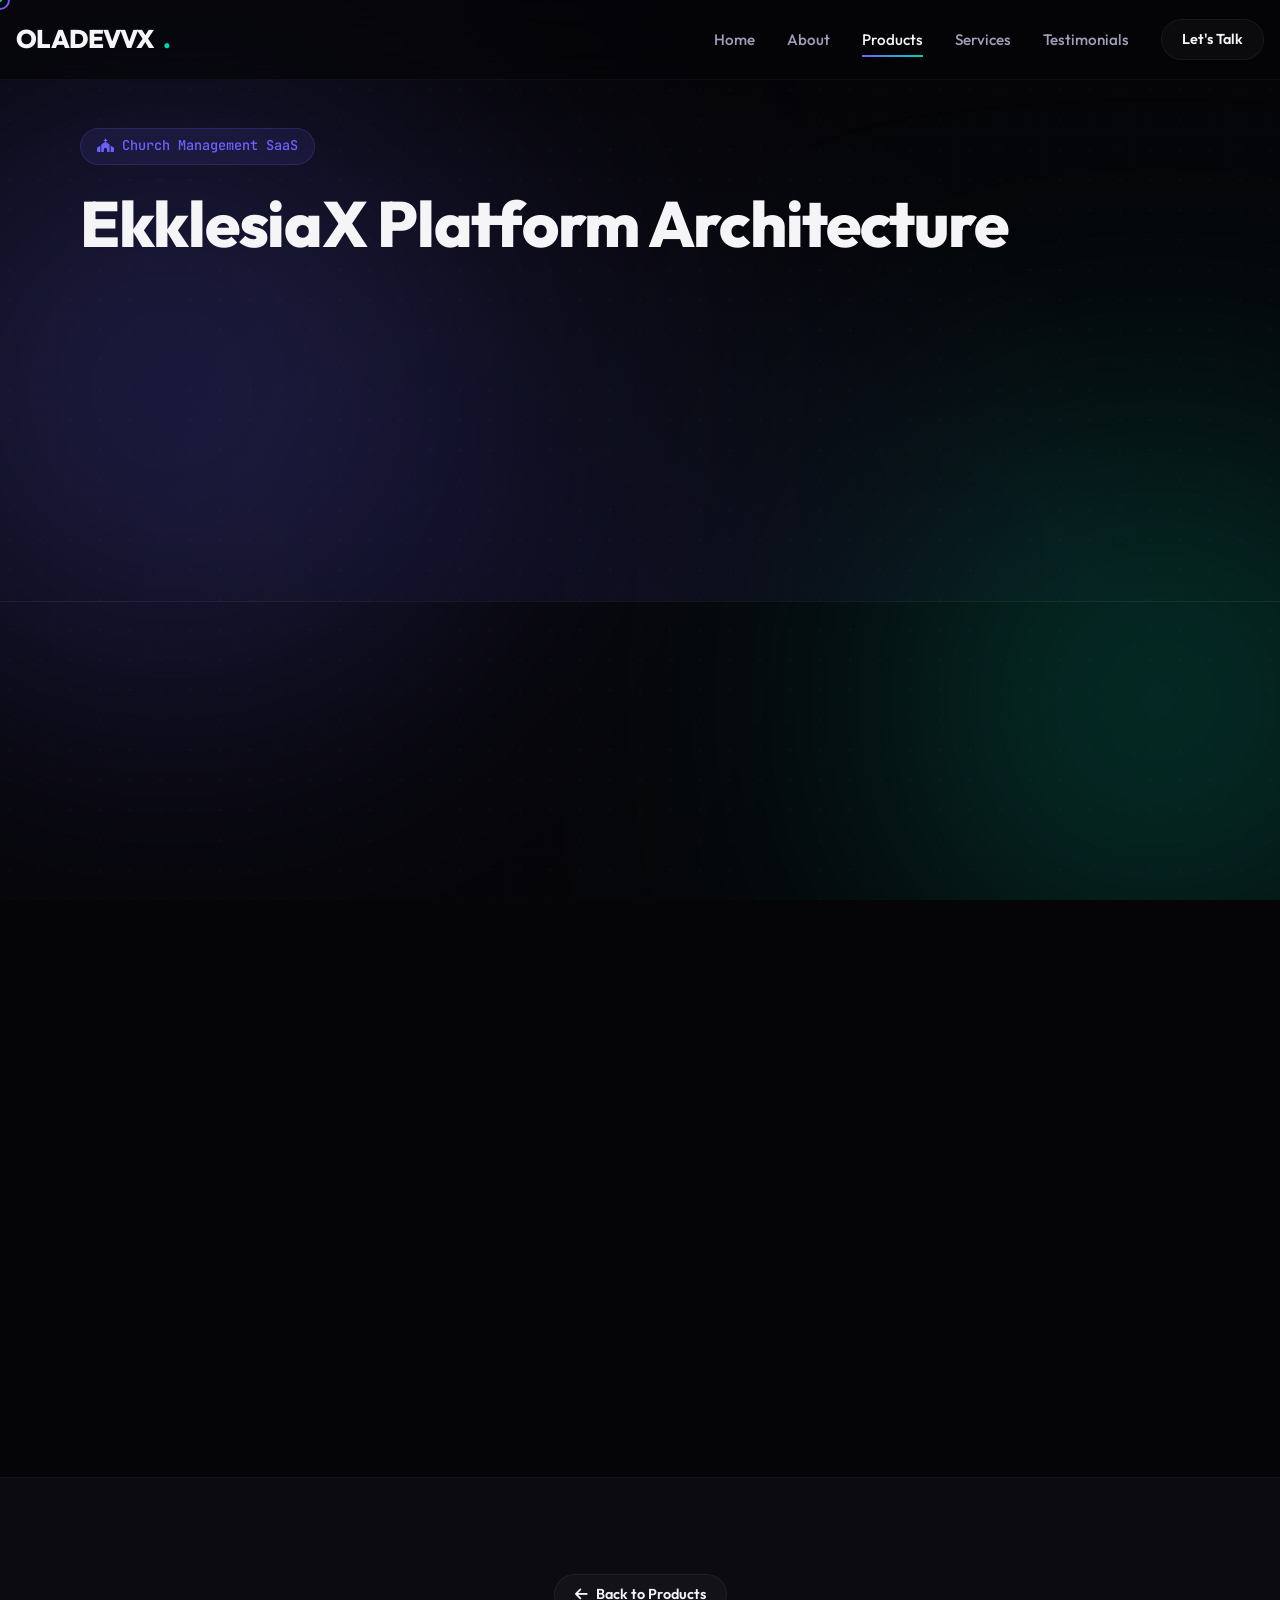
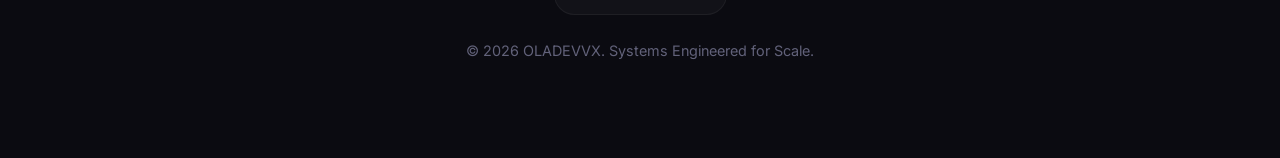
<file: case-studies/ekklesiax.html>
<!DOCTYPE html>
<html lang="en">
<head>
  <meta charset="UTF-8">
  <meta name="viewport" content="width=device-width, initial-scale=1.0">
  
  <title>Case Study: EkklesiaX | OLADEVVX</title>
  <meta name="description" content="Detailed software architecture and systems engineering case study for EkklesiaX church management SaaS platform by OLADEVVX.">
  
  <!-- Favicon -->
  <link rel="icon" type="image/svg+xml" href="data:image/svg+xml,%3Csvg xmlns='http://www.w3.org/2000/svg' viewBox='0 0 100 100'%3E%3Crect width='100' height='100' rx='20' fill='%230b0b11'/%3E%3Cpath d='M30 30h40v10H40v10h30v10H40v10h30v10H30z' fill='url(%23g)'/%3E%3Cdefs%3E%3ClinearGradient id='g' x1='0%25' y1='0%25' x2='100%25' y2='100%25'%3E%3Cstop offset='0%25' stop-color='%236c63ff'/%3E%3Cstop offset='100%25' stop-color='%2300d4aa'/%3E%3C/linearGradient%3E%3C/defs%3E%3C/svg%3E">
  
  <!-- Icons -->
  <link rel="stylesheet" href="https://cdnjs.cloudflare.com/ajax/libs/font-awesome/6.4.0/css/all.min.css">
  
  <!-- CSS Stylesheets -->
  <link rel="stylesheet" href="../css/index.css">
  <link rel="stylesheet" href="../css/sections.css">
  <link rel="stylesheet" href="../css/animations.css">
  <link rel="stylesheet" href="../css/case-study.css">
</head>
<body>

  <!-- Custom Cursor Trail (Desktop only) -->
  <div class="custom-cursor"></div>
  <div class="custom-cursor-dot"></div>

  <!-- Ambient Global Background Decorations -->
  <div class="bg-decorations">
    <div class="bg-dot-grid"></div>
    <div class="bg-orb bg-orb-primary animate-orb-1" style="top: 10%; left: -10%;"></div>
    <div class="bg-orb bg-orb-secondary animate-orb-2" style="top: 50%; right: -10%;"></div>
  </div>

  <!-- Header & Navigation -->
  <header class="header">
    <div class="container nav-container">
      <a href="../index.html#hero" class="logo">
        OLADEVVX<span>.</span>
      </a>
      
      <button class="hamburger" aria-label="Toggle navigation menu">
        <span></span>
        <span></span>
        <span></span>
      </button>
      
      <nav>
        <ul class="nav-menu">
          <li><a href="../index.html#hero" class="nav-link">Home</a></li>
          <li><a href="../index.html#about" class="nav-link">About</a></li>
          <li><a href="../index.html#products" class="nav-link active">Products</a></li>
          <li><a href="../index.html#services" class="nav-link">Services</a></li>
          <li><a href="../index.html#testimonials" class="nav-link">Testimonials</a></li>
          <li><a href="https://wa.me/2349067914511?text=Hello%20Oladevvx,%20I'm%20interested%20in%20working%20with%20you!" class="btn btn-secondary btn-sm" target="_blank" rel="noopener">Let's Talk</a></li>
        </ul>
      </nav>
    </div>
  </header>

  <!-- Hero Banner -->
  <section class="cs-hero">
    <div class="container">
      <div class="cs-badge"><i class="fas fa-church"></i> Church Management SaaS</div>
      <h1>EkklesiaX Platform Architecture</h1>
      <p class="reveal-on-scroll delay-100" style="max-width: 800px; font-size: 1.2rem; color: var(--text-secondary);">
        Architected and built a modern church management SaaS enabling congregations to manage membership, automate digital giving via Paystack, and coordinate outreach.
      </p>
      
      <div class="cs-meta-grid reveal-on-scroll delay-200">
        <div class="cs-meta-item">
          <span class="cs-meta-label">Client / Organization</span>
          <span class="cs-meta-value">Modern Ministries &amp; Assemblies</span>
        </div>
        <div class="cs-meta-item">
          <span class="cs-meta-label">Role</span>
          <span class="cs-meta-value">Lead Systems Developer</span>
        </div>
        <div class="cs-meta-item">
          <span class="cs-meta-label">Tech Stack</span>
          <span class="cs-meta-value">Next.js, Supabase, Paystack API, WhatsApp API, Resend</span>
        </div>
        <div class="cs-meta-item">
          <span class="cs-meta-label">Deployment Year</span>
          <span class="cs-meta-value">2026</span>
        </div>
      </div>
    </div>
  </section>

  <!-- Case Study Main Content -->
  <main class="cs-main container">
    <div class="cs-grid">
      
      <!-- Left Column: Narrative -->
      <div class="cs-content reveal-on-scroll">
        <section class="cs-section">
          <h2>The Business Problem</h2>
          <p>
            Traditional churches and modern ministries often struggle to track growth, keep databases updated, and maintain direct contact with members. Administrative teams spend significant resources handling cash tithes/offerings manually, which raises concerns about security and transparency.
          </p>
          <p>
            Manual messaging networks lead to delayed notifications and lower community engagement across congregational cells.
          </p>
        </section>
        
        <section class="cs-section">
          <h2>The Solution: EkklesiaX</h2>
          <p>
            We designed and deployed EkklesiaX, a modular church management SaaS system. It integrates member profiles, donation ledgers, and automated notification triggers.
          </p>
          <p>
            Using Paystack, congregations can process card and bank payments securely. The WhatsApp API integration automatically sends thank-you notes, announcements, and prayer requests directly to members' phones.
          </p>
        </section>

        <section class="cs-section">
          <h2>Technical Architecture</h2>
          <div class="tech-card" style="margin-bottom: 2rem; padding: 1.5rem; background: rgba(255,255,255,0.01); border: var(--glass-border); border-radius: 8px;">
            <h4 style="color: var(--accent-secondary); margin-bottom: 0.75rem;"><i class="fas fa-network-wired"></i> Paystack Rails &amp; Messaging Loops</h4>
            <ul style="padding-left: 1.25rem; display: flex; flex-direction: column; gap: 0.5rem; font-size: 0.95rem; color: var(--text-secondary);">
              <li><strong>Paystack Webhooks</strong>: Secure webhooks auto-reconciling online collections into parish bank accounts.</li>
              <li><strong>WhatsApp API Integration</strong>: Automated triggers dispatching welcoming or birthday announcements to members.</li>
              <li><strong>Next.js Frontend</strong>: Client app with responsive controls for parish administrative staff.</li>
              <li><strong>Supabase Backend</strong>: Structured PostgreSQL database modeling congregations, groups, and financial logs.</li>
            </ul>
          </div>
        </section>
      </div>
      
      <!-- Right Column: Sidebar Stats -->
      <div class="cs-sidebar reveal-on-scroll delay-200">
        <div class="glass-panel cs-sidebar-card">
          <h3>System Metrics</h3>
          <div class="cs-stat-item">
            <span class="cs-stat-value">₦10M+</span>
            <span class="cs-stat-label">Contributions Logged</span>
          </div>
          <div class="cs-stat-item">
            <span class="cs-stat-value">&lt; 1s</span>
            <span class="cs-stat-label">WhatsApp Dispatch Speed</span>
          </div>
          <div class="cs-stat-item">
            <span class="cs-stat-value">99.99%</span>
            <span class="cs-stat-label">API Gateway Uptime</span>
          </div>
        </div>
      </div>
      
    </div>
  </main>

  <!-- Footer -->
  <footer class="footer">
    <div class="container" style="text-align: center; padding: 3rem 0;">
      <a href="../index.html#products" class="btn btn-secondary btn-sm">
        <i class="fas fa-arrow-left"></i> Back to Products
      </a>
      <p style="margin-top: 1.5rem; font-size: 0.9rem; color: var(--text-muted);">
        &copy; 2026 OLADEVVX. Systems Engineered for Scale.
      </p>
    </div>
  </footer>

  <!-- Scripts -->
  <script src="../js/app.js"></script>
</body>
</html>
</file>
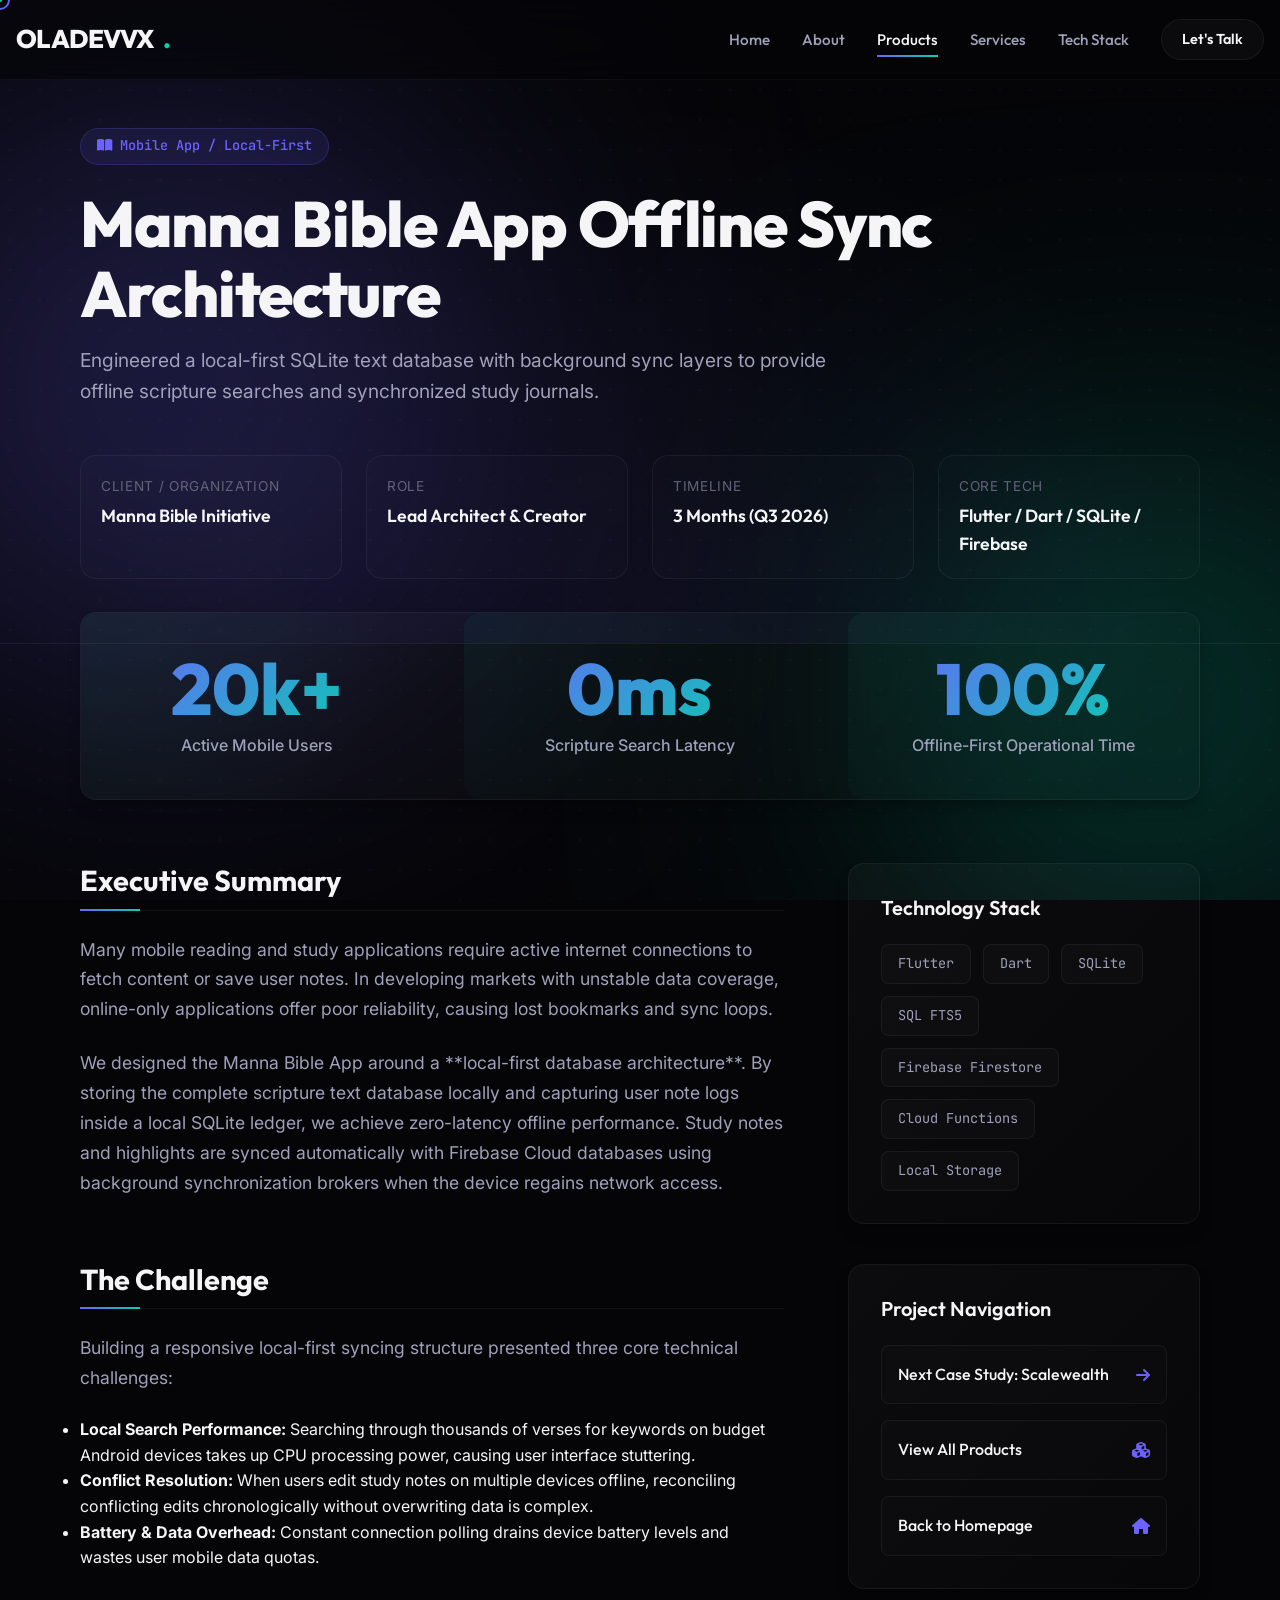
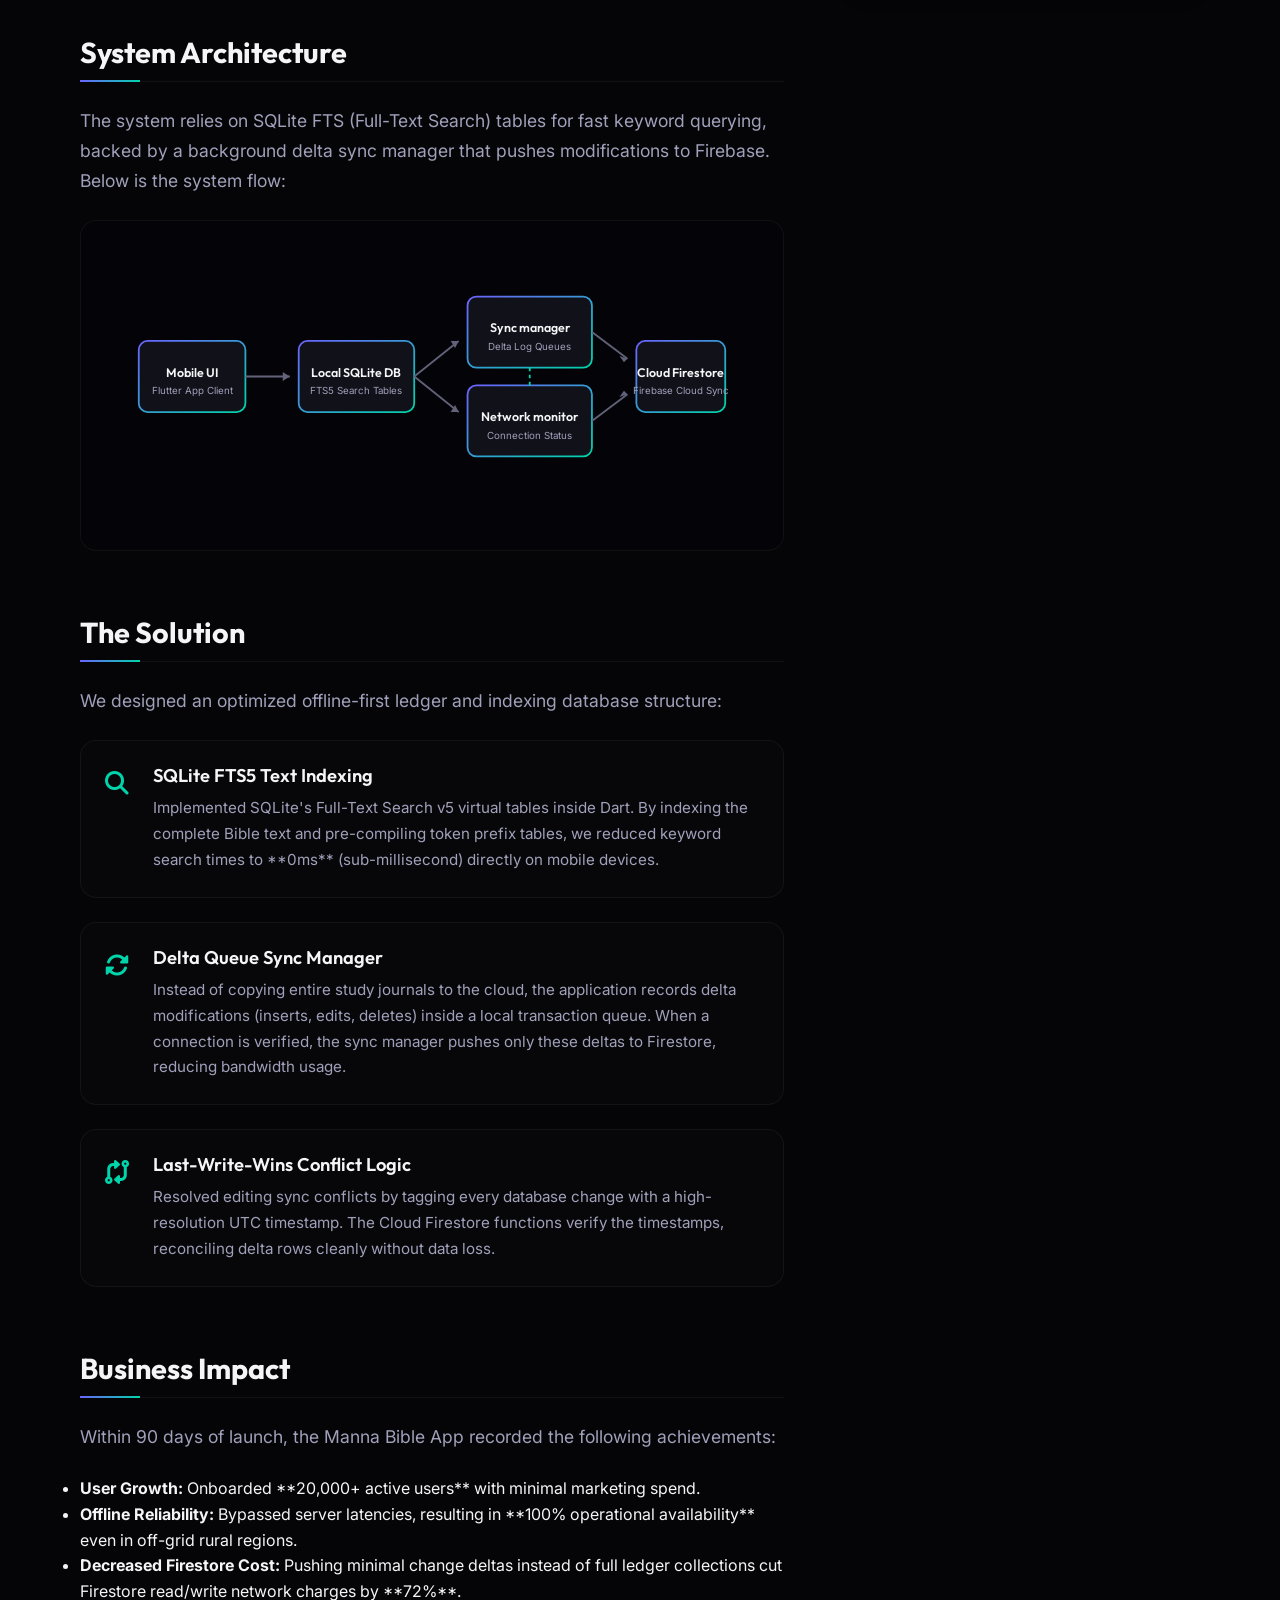
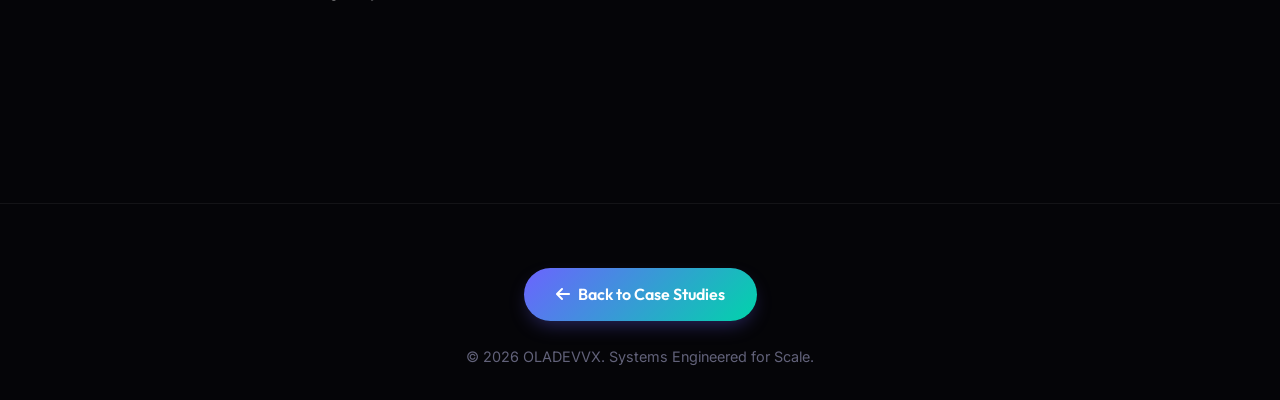
<file: case-studies/mannabible.html>
<!DOCTYPE html>
<html lang="en">
<head>
  <meta charset="UTF-8">
  <meta name="viewport" content="width=device-width, initial-scale=1.0">
  
  <title>Case Study: Manna Bible | OLADEVVX</title>
  <meta name="description" content="Detailed software architecture and systems engineering case study for Manna Bible application by OLADEVVX.">
  
  <!-- Favicon -->
  <link rel="icon" type="image/svg+xml" href="data:image/svg+xml,%3Csvg xmlns='http://www.w3.org/2000/svg' viewBox='0 0 100 100'%3E%3Crect width='100' height='100' rx='20' fill='%230b0b11'/%3E%3Cpath d='M30 30h40v10H40v10h30v10H40v10h30v10H30z' fill='url(%23g)'/%3E%3Cdefs%3E%3ClinearGradient id='g' x1='0%25' y1='0%25' x2='100%25' y2='100%25'%3E%3Cstop offset='0%25' stop-color='%236c63ff'/%3E%3Cstop offset='100%25' stop-color='%2300d4aa'/%3E%3C/linearGradient%3E%3C/defs%3E%3C/svg%3E">
  
  <!-- Icons -->
  <link rel="stylesheet" href="https://cdnjs.cloudflare.com/ajax/libs/font-awesome/6.4.0/css/all.min.css">
  
  <!-- CSS Stylesheets -->
  <link rel="stylesheet" href="../css/index.css">
  <link rel="stylesheet" href="../css/sections.css">
  <link rel="stylesheet" href="../css/animations.css">
  <link rel="stylesheet" href="../css/case-study.css">
</head>
<body>

  <!-- Custom Cursor Trail (Desktop only) -->
  <div class="custom-cursor"></div>
  <div class="custom-cursor-dot"></div>

  <!-- Ambient Global Background Graphics -->
  <div class="bg-decorations">
    <div class="bg-dot-grid"></div>
    <div class="bg-orb bg-orb-primary animate-orb-1" style="top: 10%; left: -10%;"></div>
    <div class="bg-orb bg-orb-secondary animate-orb-2" style="top: 50%; right: -10%;"></div>
  </div>

  <!-- Header & Navigation -->
  <header class="header">
    <div class="container nav-container">
      <a href="../index.html#hero" class="logo">
        OLADEVVX<span>.</span>
      </a>
      
      <button class="hamburger" aria-label="Toggle navigation menu">
        <span></span>
        <span></span>
        <span></span>
      </button>
      
      <nav>
        <ul class="nav-menu">
          <li><a href="../index.html#hero" class="nav-link">Home</a></li>
          <li><a href="../index.html#about" class="nav-link">About</a></li>
          <li><a href="../index.html#products" class="nav-link active">Products</a></li>
          <li><a href="../index.html#services" class="nav-link">Services</a></li>
          <li><a href="../index.html#tech" class="nav-link">Tech Stack</a></li>
          <li><a href="https://wa.me/2349067914511?text=Hello%20Oladevvx,%20I'm%20interested%20in%20working%20with%20you!" class="btn btn-secondary btn-sm" target="_blank" rel="noopener">Let's Talk</a></li>
        </ul>
      </nav>
    </div>
  </header>

  <!-- Hero Banner -->
  <section class="cs-hero">
    <div class="container">
      <div class="cs-badge"><i class="fas fa-book-open"></i> Mobile App / Local-First</div>
      <h1>Manna Bible App Offline Sync Architecture</h1>
      <p class="reveal-on-scroll delay-100" style="max-width: 800px; font-size: 1.2rem; color: var(--text-secondary);">
        Engineered a local-first SQLite text database with background sync layers to provide offline scripture searches and synchronized study journals.
      </p>
      
      <div class="cs-meta-grid reveal-on-scroll delay-200">
        <div class="cs-meta-item">
          <span class="cs-meta-label">Client / Organization</span>
          <span class="cs-meta-value">Manna Bible Initiative</span>
        </div>
        <div class="cs-meta-item">
          <span class="cs-meta-label">Role</span>
          <span class="cs-meta-value">Lead Architect &amp; Creator</span>
        </div>
        <div class="cs-meta-item">
          <span class="cs-meta-label">Timeline</span>
          <span class="cs-meta-value">3 Months (Q3 2026)</span>
        </div>
        <div class="cs-meta-item">
          <span class="cs-meta-label">Core Tech</span>
          <span class="cs-meta-value">Flutter / Dart / SQLite / Firebase</span>
        </div>
      </div>
    </div>
  </section>

  <!-- Metrics Bar -->
  <div class="container reveal-on-scroll delay-300">
    <div class="glass-panel cs-metrics-bar">
      <div class="cs-metric-card">
        <div class="cs-metric-num">20k+</div>
        <div class="cs-metric-lbl">Active Mobile Users</div>
      </div>
      <div class="cs-metric-card">
        <div class="cs-metric-num">0ms</div>
        <div class="cs-metric-lbl">Scripture Search Latency</div>
      </div>
      <div class="cs-metric-card">
        <div class="cs-metric-num">100%</div>
        <div class="cs-metric-lbl">Offline-First Operational Time</div>
      </div>
    </div>
  </div>

  <!-- Content Layout -->
  <section class="section" style="padding-top: 0;">
    <div class="container">
      <div class="cs-layout">
        
        <!-- Main Content -->
        <main class="cs-main reveal-on-scroll">
          
          <div class="cs-section">
            <h2>Executive Summary</h2>
            <p>
              Many mobile reading and study applications require active internet connections to fetch content or save user notes. In developing markets with unstable data coverage, online-only applications offer poor reliability, causing lost bookmarks and sync loops.
            </p>
            <p>
              We designed the Manna Bible App around a **local-first database architecture**. By storing the complete scripture text database locally and capturing user note logs inside a local SQLite ledger, we achieve zero-latency offline performance. Study notes and highlights are synced automatically with Firebase Cloud databases using background synchronization brokers when the device regains network access.
            </p>
          </div>

          <div class="cs-section">
            <h2>The Challenge</h2>
            <p>
              Building a responsive local-first syncing structure presented three core technical challenges:
            </p>
            <ul>
              <li><strong>Local Search Performance:</strong> Searching through thousands of verses for keywords on budget Android devices takes up CPU processing power, causing user interface stuttering.</li>
              <li><strong>Conflict Resolution:</strong> When users edit study notes on multiple devices offline, reconciling conflicting edits chronologically without overwriting data is complex.</li>
              <li><strong>Battery &amp; Data Overhead:</strong> Constant connection polling drains device battery levels and wastes user mobile data quotas.</li>
            </ul>
          </div>

          <div class="cs-section">
            <h2>System Architecture</h2>
            <p>
              The system relies on SQLite FTS (Full-Text Search) tables for fast keyword querying, backed by a background delta sync manager that pushes modifications to Firebase. Below is the system flow:
            </p>
            
            <div class="cs-arch-diagram">
              <svg xmlns="http://www.w3.org/2000/svg" viewBox="0 0 700 280" width="100%">
                <defs>
                  <linearGradient id="primary-grad" x1="0%" y1="0%" x2="100%" y2="100%">
                    <stop offset="0%" stop-color="#6c63ff"/>
                    <stop offset="100%" stop-color="#00d4aa"/>
                  </linearGradient>
                </defs>
                
                <!-- Client/Tenant Node -->
                <rect x="20" y="90" width="120" height="80" rx="10" fill="#11111a" stroke="url(#primary-grad)" stroke-width="2"/>
                <text x="80" y="130" fill="#f5f5f7" font-family="Outfit" font-size="14" font-weight="600" text-anchor="middle">Mobile UI</text>
                <text x="80" y="150" fill="#a0a0ba" font-family="Inter" font-size="11" text-anchor="middle">Flutter App Client</text>
                
                <!-- Flow Arrow -->
                <path d="M 140 130 L 190 130" stroke="#62627a" stroke-width="2" fill="none"/>
                <polygon points="190,130 182,125 182,135" fill="#62627a"/>
                
                <!-- API Gateway / Edge Node -->
                <rect x="200" y="90" width="130" height="80" rx="10" fill="#11111a" stroke="url(#primary-grad)" stroke-width="2"/>
                <text x="265" y="130" fill="#f5f5f7" font-family="Outfit" font-size="14" font-weight="600" text-anchor="middle">Local SQLite DB</text>
                <text x="265" y="150" fill="#a0a0ba" font-family="Inter" font-size="11" text-anchor="middle">FTS5 Search Tables</text>
                
                <!-- Flow Arrows split -->
                <path d="M 330 130 L 380 90" stroke="#62627a" stroke-width="2" fill="none"/>
                <polygon points="380,90 371,90 376,98" fill="#62627a"/>
                
                <path d="M 330 130 L 380 170" stroke="#62627a" stroke-width="2" fill="none"/>
                <polygon points="380,170 376,162 371,170" fill="#62627a"/>
                
                <!-- Database Node -->
                <rect x="390" y="40" width="140" height="80" rx="10" fill="#11111a" stroke="url(#primary-grad)" stroke-width="2"/>
                <text x="460" y="80" fill="#f5f5f7" font-family="Outfit" font-size="14" font-weight="600" text-anchor="middle">Sync manager</text>
                <text x="460" y="100" fill="#a0a0ba" font-family="Inter" font-size="11" text-anchor="middle">Delta Log Queues</text>
                
                <!-- Billing Engine / Service Node -->
                <rect x="390" y="140" width="140" height="80" rx="10" fill="#11111a" stroke="url(#primary-grad)" stroke-width="2"/>
                <text x="460" y="180" fill="#f5f5f7" font-family="Outfit" font-size="14" font-weight="600" text-anchor="middle">Network monitor</text>
                <text x="460" y="200" fill="#a0a0ba" font-family="Inter" font-size="11" text-anchor="middle">Connection Status</text>
                
                <!-- Database flow connection -->
                <path d="M 460 120 L 460 140" stroke="#00d4aa" stroke-dasharray="4" stroke-width="2" fill="none"/>
                
                <!-- Final Flow Arrows -->
                <path d="M 530 80 L 570 110" stroke="#62627a" stroke-width="2" fill="none"/>
                <polygon points="570,110 561,107 566,114" fill="#62627a"/>
                
                <path d="M 530 180 L 570 150" stroke="#62627a" stroke-width="2" fill="none"/>
                <polygon points="570,150 566,146 561,153" fill="#62627a"/>
                
                <!-- Paystack Node -->
                <rect x="580" y="90" width="100" height="80" rx="10" fill="#11111a" stroke="url(#primary-grad)" stroke-width="2"/>
                <text x="630" y="130" fill="#f5f5f7" font-family="Outfit" font-size="14" font-weight="600" text-anchor="middle">Cloud Firestore</text>
                <text x="630" y="150" fill="#a0a0ba" font-family="Inter" font-size="11" text-anchor="middle">Firebase Cloud Sync</text>
              </svg>
            </div>
          </div>

          <div class="cs-section">
            <h2>The Solution</h2>
            <p>
              We designed an optimized offline-first ledger and indexing database structure:
            </p>
            
            <div class="cs-feature-list">
              
              <div class="cs-feature-item">
                <div class="cs-feature-icon"><i class="fas fa-magnifying-glass"></i></div>
                <div class="cs-feature-content">
                  <h4>SQLite FTS5 Text Indexing</h4>
                  <p>Implemented SQLite's Full-Text Search v5 virtual tables inside Dart. By indexing the complete Bible text and pre-compiling token prefix tables, we reduced keyword search times to **0ms** (sub-millisecond) directly on mobile devices.</p>
                </div>
              </div>
              
              <div class="cs-feature-item">
                <div class="cs-feature-icon"><i class="fas fa-rotate"></i></div>
                <div class="cs-feature-content">
                  <h4>Delta Queue Sync Manager</h4>
                  <p>Instead of copying entire study journals to the cloud, the application records delta modifications (inserts, edits, deletes) inside a local transaction queue. When a connection is verified, the sync manager pushes only these deltas to Firestore, reducing bandwidth usage.</p>
                </div>
              </div>
              
              <div class="cs-feature-item">
                <div class="cs-feature-icon"><i class="fas fa-code-compare"></i></div>
                <div class="cs-feature-content">
                  <h4>Last-Write-Wins Conflict Logic</h4>
                  <p>Resolved editing sync conflicts by tagging every database change with a high-resolution UTC timestamp. The Cloud Firestore functions verify the timestamps, reconciling delta rows cleanly without data loss.</p>
                </div>
              </div>
              
            </div>
          </div>

          <div class="cs-section">
            <h2>Business Impact</h2>
            <p>
              Within 90 days of launch, the Manna Bible App recorded the following achievements:
            </p>
            <ul>
              <li><strong>User Growth:</strong> Onboarded **20,000+ active users** with minimal marketing spend.</li>
              <li><strong>Offline Reliability:</strong> Bypassed server latencies, resulting in **100% operational availability** even in off-grid rural regions.</li>
              <li><strong>Decreased Firestore Cost:</strong> Pushing minimal change deltas instead of full ledger collections cut Firestore read/write network charges by **72%**.</li>
            </ul>
          </div>
          
        </main>
        
        <!-- Sidebar -->
        <aside class="cs-sidebar reveal-on-scroll delay-200">
          
          <!-- Tech stack widget -->
          <div class="glass-panel cs-widget">
            <h3 class="cs-widget-title">Technology Stack</h3>
            <div class="cs-tech-tags">
              <span class="cs-tech-tag">Flutter</span>
              <span class="cs-tech-tag">Dart</span>
              <span class="cs-tech-tag">SQLite</span>
              <span class="cs-tech-tag">SQL FTS5</span>
              <span class="cs-tech-tag">Firebase Firestore</span>
              <span class="cs-tech-tag">Cloud Functions</span>
              <span class="cs-tech-tag">Local Storage</span>
            </div>
          </div>
          
          <!-- Navigation widget -->
          <div class="glass-panel cs-widget">
            <h3 class="cs-widget-title">Project Navigation</h3>
            <div class="cs-nav-box">
              <a href="scalewealth.html" class="cs-nav-link">
                <span>Next Case Study: Scalewealth</span>
                <i class="fas fa-arrow-right"></i>
              </a>
              <a href="../index.html#products" class="cs-nav-link">
                <span>View All Products</span>
                <i class="fas fa-cubes"></i>
              </a>
              <a href="../index.html#hero" class="cs-nav-link">
                <span>Back to Homepage</span>
                <i class="fas fa-home"></i>
              </a>
            </div>
          </div>
          
        </aside>
        
      </div>
    </div>
  </section>

  <!-- Footer Back Link -->
  <footer class="cs-back-footer">
    <div class="container">
      <a href="../index.html#case-studies" class="btn btn-primary">
        <i class="fas fa-arrow-left"></i> Back to Case Studies
      </a>
      <p style="margin-top: 1.5rem; font-size: 0.9rem; color: var(--text-muted);">
        &copy; 2026 OLADEVVX. Systems Engineered for Scale.
      </p>
    </div>
  </footer>

  <!-- Scroll Back-to-Top Button -->
  <button class="scroll-top-btn" aria-label="Scroll back to top">
    <i class="fas fa-arrow-up"></i>
  </button>

  <!-- Scripts -->
  <script src="../js/animations.js"></script>
  <script src="../js/app.js"></script>
</body>
</html>
</file>
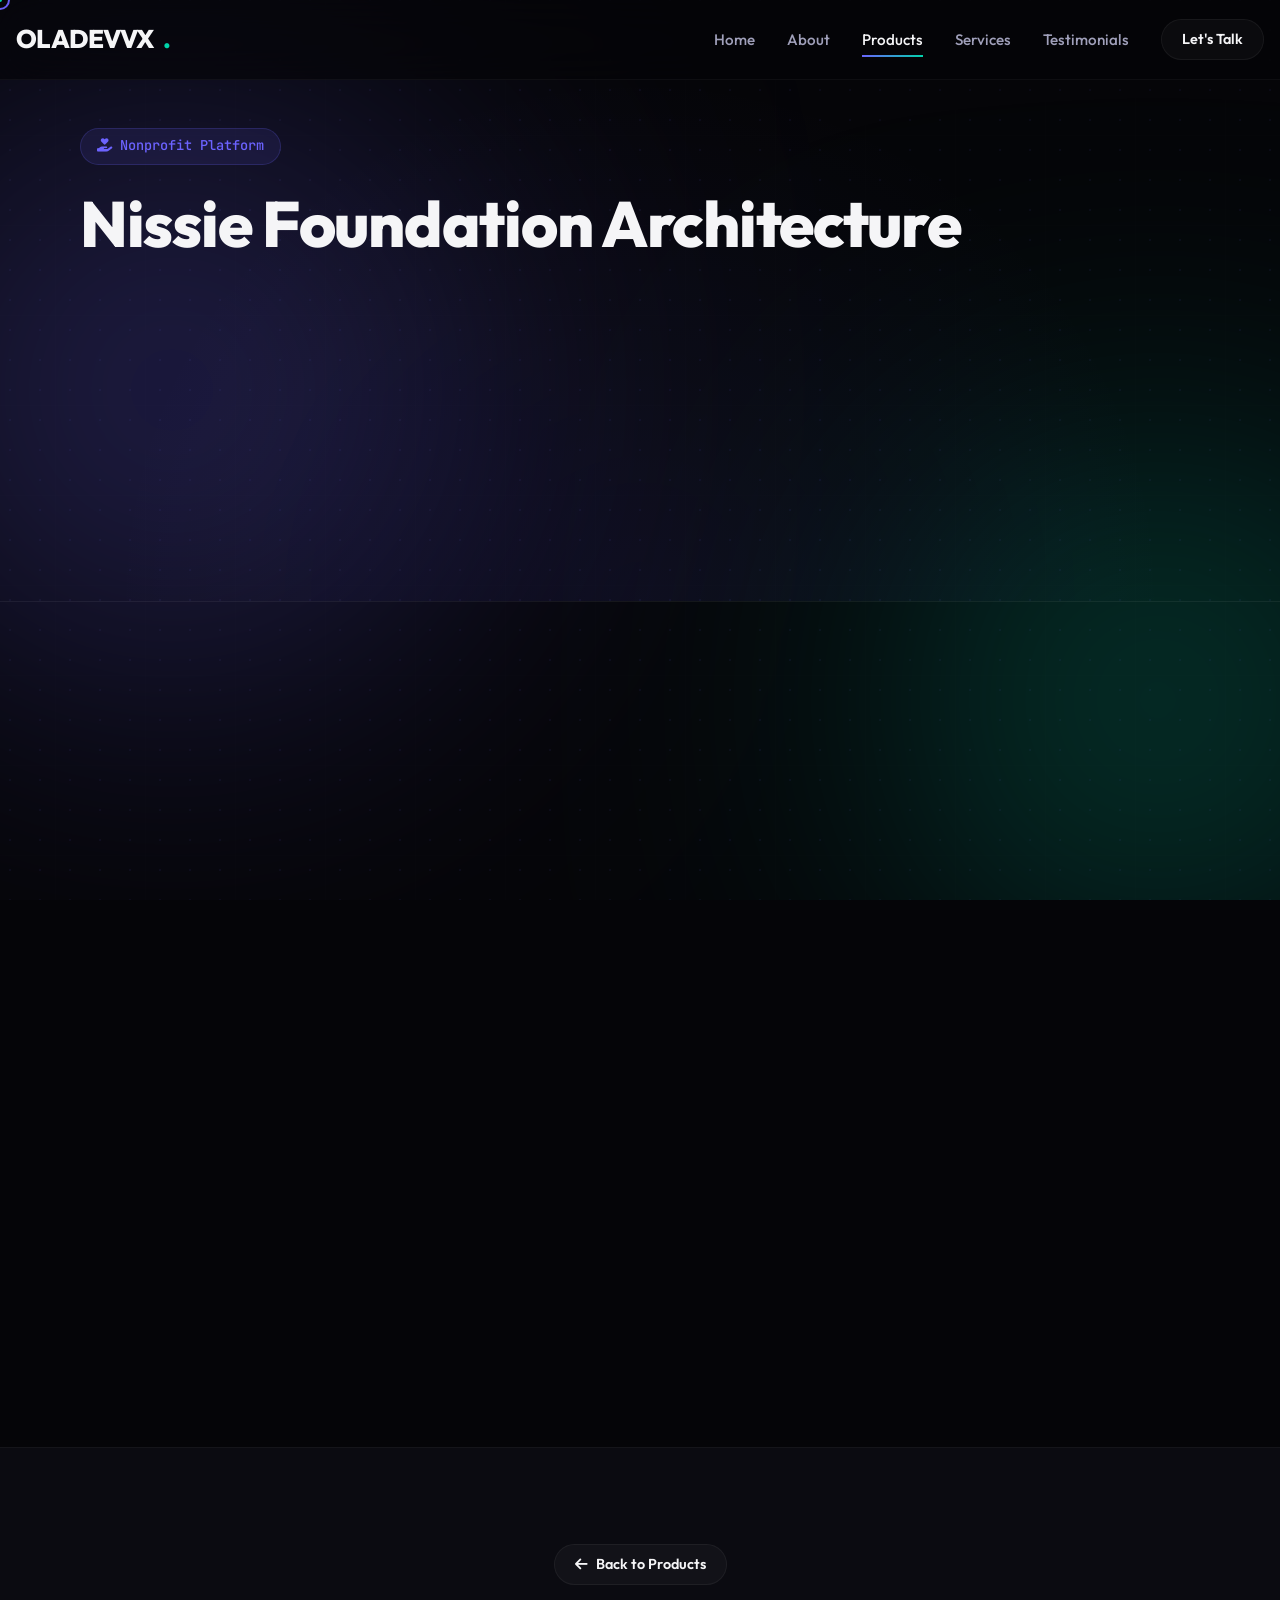
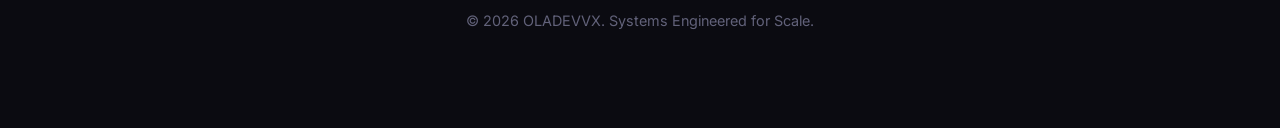
<file: case-studies/nissie-foundation.html>
<!DOCTYPE html>
<html lang="en">
<head>
  <meta charset="UTF-8">
  <meta name="viewport" content="width=device-width, initial-scale=1.0">
  
  <title>Case Study: Nissie Foundation | OLADEVVX</title>
  <meta name="description" content="Detailed software architecture and systems engineering case study for Nissie Idea Care Foundation platform by OLADEVVX.">
  
  <!-- Favicon -->
  <link rel="icon" type="image/svg+xml" href="data:image/svg+xml,%3Csvg xmlns='http://www.w3.org/2000/svg' viewBox='0 0 100 100'%3E%3Crect width='100' height='100' rx='20' fill='%230b0b11'/%3E%3Cpath d='M30 30h40v10H40v10h30v10H40v10h30v10H30z' fill='url(%23g)'/%3E%3Cdefs%3E%3ClinearGradient id='g' x1='0%25' y1='0%25' x2='100%25' y2='100%25'%3E%3Cstop offset='0%25' stop-color='%236c63ff'/%3E%3Cstop offset='100%25' stop-color='%2300d4aa'/%3E%3C/linearGradient%3E%3C/defs%3E%3C/svg%3E">
  
  <!-- Icons -->
  <link rel="stylesheet" href="https://cdnjs.cloudflare.com/ajax/libs/font-awesome/6.4.0/css/all.min.css">
  
  <!-- CSS Stylesheets -->
  <link rel="stylesheet" href="../css/index.css">
  <link rel="stylesheet" href="../css/sections.css">
  <link rel="stylesheet" href="../css/animations.css">
  <link rel="stylesheet" href="../css/case-study.css">
</head>
<body>

  <!-- Custom Cursor Trail (Desktop only) -->
  <div class="custom-cursor"></div>
  <div class="custom-cursor-dot"></div>

  <!-- Ambient Global Background Decorations -->
  <div class="bg-decorations">
    <div class="bg-dot-grid"></div>
    <div class="bg-orb bg-orb-primary animate-orb-1" style="top: 10%; left: -10%;"></div>
    <div class="bg-orb bg-orb-secondary animate-orb-2" style="top: 50%; right: -10%;"></div>
  </div>

  <!-- Header & Navigation -->
  <header class="header">
    <div class="container nav-container">
      <a href="../index.html#hero" class="logo">
        OLADEVVX<span>.</span>
      </a>
      
      <button class="hamburger" aria-label="Toggle navigation menu">
        <span></span>
        <span></span>
        <span></span>
      </button>
      
      <nav>
        <ul class="nav-menu">
          <li><a href="../index.html#hero" class="nav-link">Home</a></li>
          <li><a href="../index.html#about" class="nav-link">About</a></li>
          <li><a href="../index.html#products" class="nav-link active">Products</a></li>
          <li><a href="../index.html#services" class="nav-link">Services</a></li>
          <li><a href="../index.html#testimonials" class="nav-link">Testimonials</a></li>
          <li><a href="https://wa.me/2349067914511?text=Hello%20Oladevvx,%20I'm%20interested%20in%20working%20with%20you!" class="btn btn-secondary btn-sm" target="_blank" rel="noopener">Let's Talk</a></li>
        </ul>
      </nav>
    </div>
  </header>

  <!-- Hero Banner -->
  <section class="cs-hero">
    <div class="container">
      <div class="cs-badge"><i class="fas fa-hand-holding-heart"></i> Nonprofit Platform</div>
      <h1>Nissie Foundation Architecture</h1>
      <p class="reveal-on-scroll delay-100" style="max-width: 800px; font-size: 1.2rem; color: var(--text-secondary);">
        Architected and built a modern portal for the Nissie Idea Care Foundation to coordinate donation campaigns, process local payments, and manage volunteers.
      </p>
      
      <div class="cs-meta-grid reveal-on-scroll delay-200">
        <div class="cs-meta-item">
          <span class="cs-meta-label">Client / Organization</span>
          <span class="cs-meta-value">Nissie Idea Care Foundation</span>
        </div>
        <div class="cs-meta-item">
          <span class="cs-meta-label">Role</span>
          <span class="cs-meta-value">Lead Systems Architect</span>
        </div>
        <div class="cs-meta-item">
          <span class="cs-meta-label">Tech Stack</span>
          <span class="cs-meta-value">Next.js 15, Supabase Database, Paystack API, Monnify</span>
        </div>
        <div class="cs-meta-item">
          <span class="cs-meta-label">Deployment Year</span>
          <span class="cs-meta-value">2026</span>
        </div>
      </div>
    </div>
  </section>

  <!-- Case Study Main Content -->
  <main class="cs-main container">
    <div class="cs-grid">
      
      <!-- Left Column: Narrative -->
      <div class="cs-content reveal-on-scroll">
        <section class="cs-section">
          <h2>The Business Problem</h2>
          <p>
            Nonprofit foundations require secure, transparent channels to manage local and international donor relationships, process charity donations, and run volunteer onboarding campaigns. Existing systems are often complex, lack local payment integrations (like Monnify/Paystack), and charge high transaction percentages.
          </p>
          <p>
            Without automated receipt generation and transparent spending boards, maintaining donor trust is difficult.
          </p>
        </section>
        
        <section class="cs-section">
          <h2>The Solution: Nissie Foundation Platform</h2>
          <p>
            Under the OLADEVVX banner, we engineered a custom nonprofit platform using Next.js 15. The system allows the foundation to publish campaign goals, accept donations securely via integrated local rails, and manage volunteer applications in a single unified system.
          </p>
          <p>
            By combining Paystack and Monnify, transaction fees are minimized while offering bank transfer and card options.
          </p>
        </section>

        <section class="cs-section">
          <h2>Technical Architecture</h2>
          <div class="tech-card" style="margin-bottom: 2rem; padding: 1.5rem; background: rgba(255,255,255,0.01); border: var(--glass-border); border-radius: 8px;">
            <h4 style="color: var(--accent-secondary); margin-bottom: 0.75rem;"><i class="fas fa-hand-holding-heart"></i> Nonprofit Payment Integrations</h4>
            <ul style="padding-left: 1.25rem; display: flex; flex-direction: column; gap: 0.5rem; font-size: 0.95rem; color: var(--text-secondary);">
              <li><strong>Next.js 15 &amp; React Server Components</strong>: Secure and fast page load times for campaigns.</li>
              <li><strong>Monnify &amp; Paystack APIs</strong>: Flexible donation processing supporting local bank transfers and international cards.</li>
              <li><strong>Supabase Backend</strong>: Relational database securely mapping volunteers, donors, and transaction logs.</li>
              <li><strong>Automated PDF Receipting</strong>: Backend pipeline generating printable donation certificates upon webhook clearance.</li>
            </ul>
          </div>
        </section>
      </div>
      
      <!-- Right Column: Sidebar Stats -->
      <div class="cs-sidebar reveal-on-scroll delay-200">
        <div class="glass-panel cs-sidebar-card">
          <h3>System Metrics</h3>
          <div class="cs-stat-item">
            <span class="cs-stat-value">100%</span>
            <span class="cs-stat-label">Transparent Allocation</span>
          </div>
          <div class="cs-stat-item">
            <span class="cs-stat-value">&lt; 2.5s</span>
            <span class="cs-stat-label">Donation Webhook Sync</span>
          </div>
          <div class="cs-stat-item">
            <span class="cs-stat-value">2 Rails</span>
            <span class="cs-stat-label">Paystack / Monnify</span>
          </div>
        </div>
      </div>
      
    </div>
  </main>

  <!-- Footer -->
  <footer class="footer">
    <div class="container" style="text-align: center; padding: 3rem 0;">
      <a href="../index.html#products" class="btn btn-secondary btn-sm">
        <i class="fas fa-arrow-left"></i> Back to Products
      </a>
      <p style="margin-top: 1.5rem; font-size: 0.9rem; color: var(--text-muted);">
        &copy; 2026 OLADEVVX. Systems Engineered for Scale.
      </p>
    </div>
  </footer>

  <!-- Scripts -->
  <script src="../js/app.js"></script>
</body>
</html>
</file>
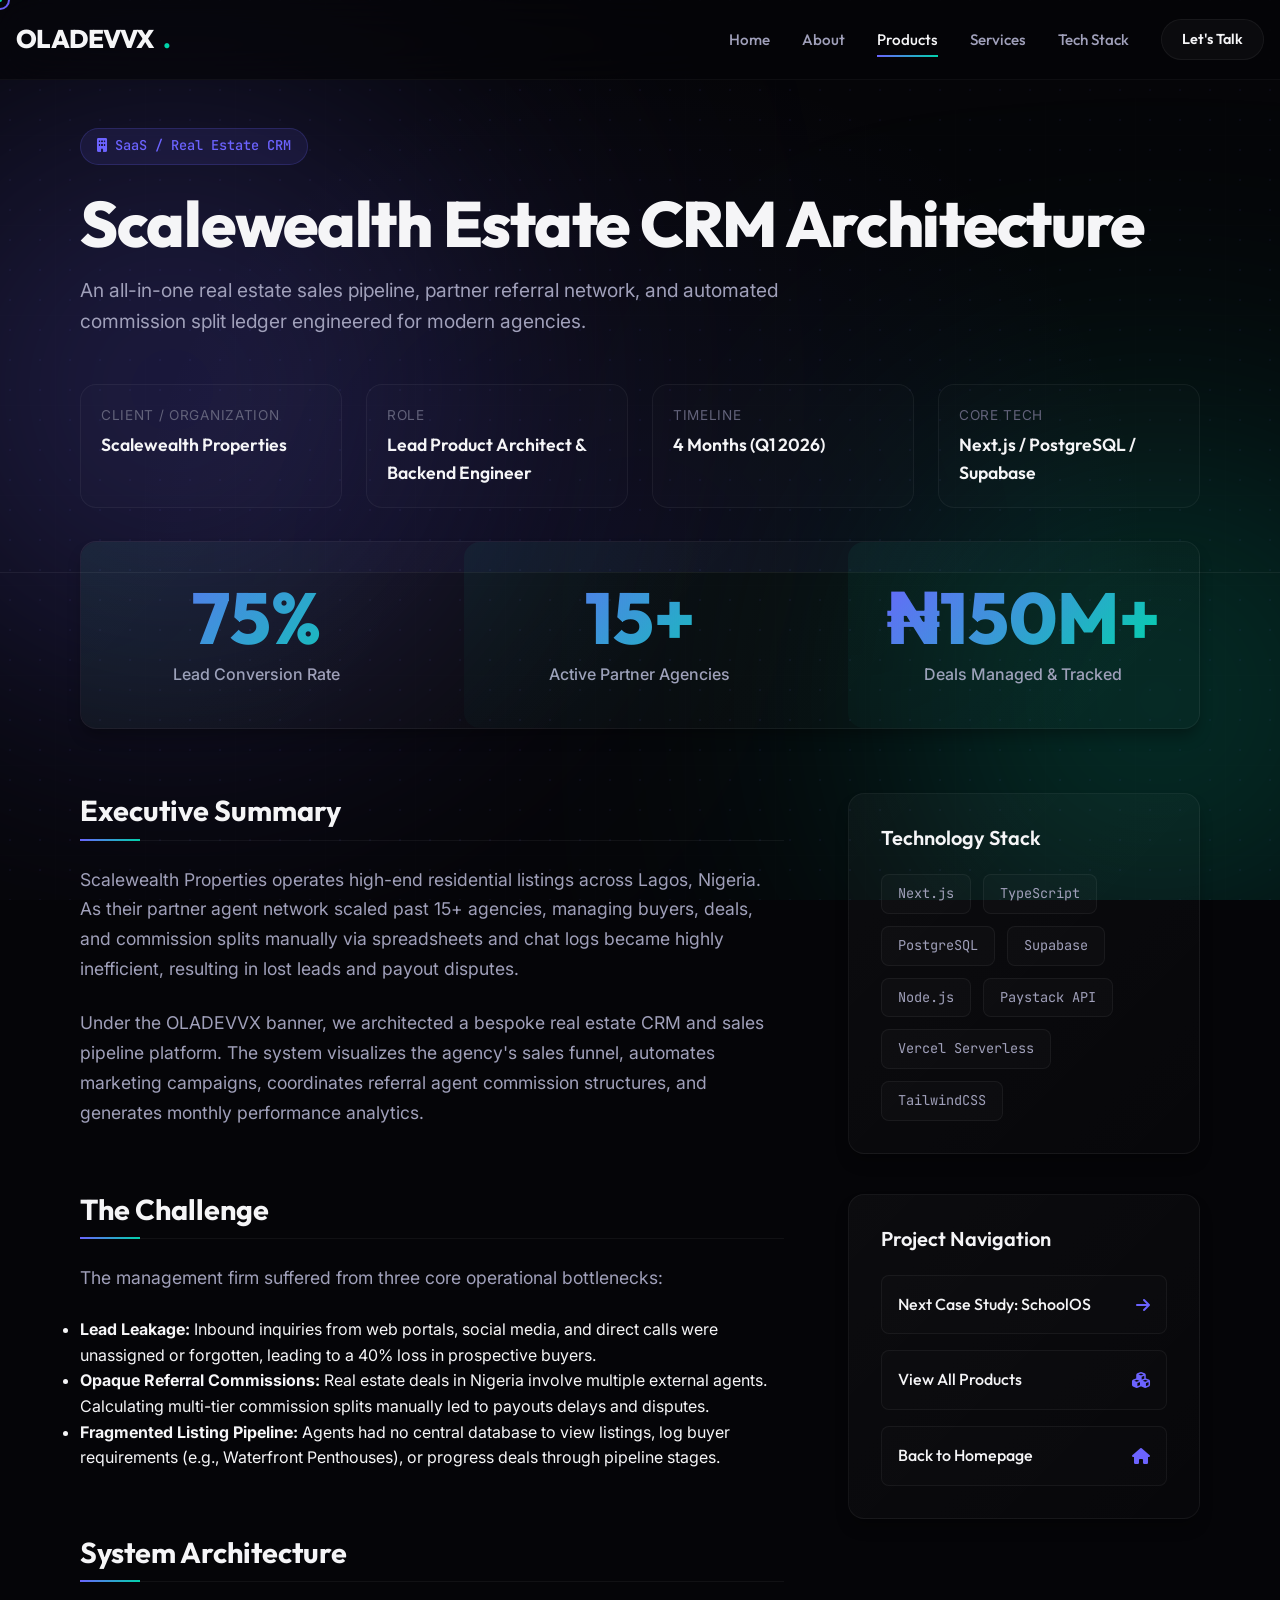
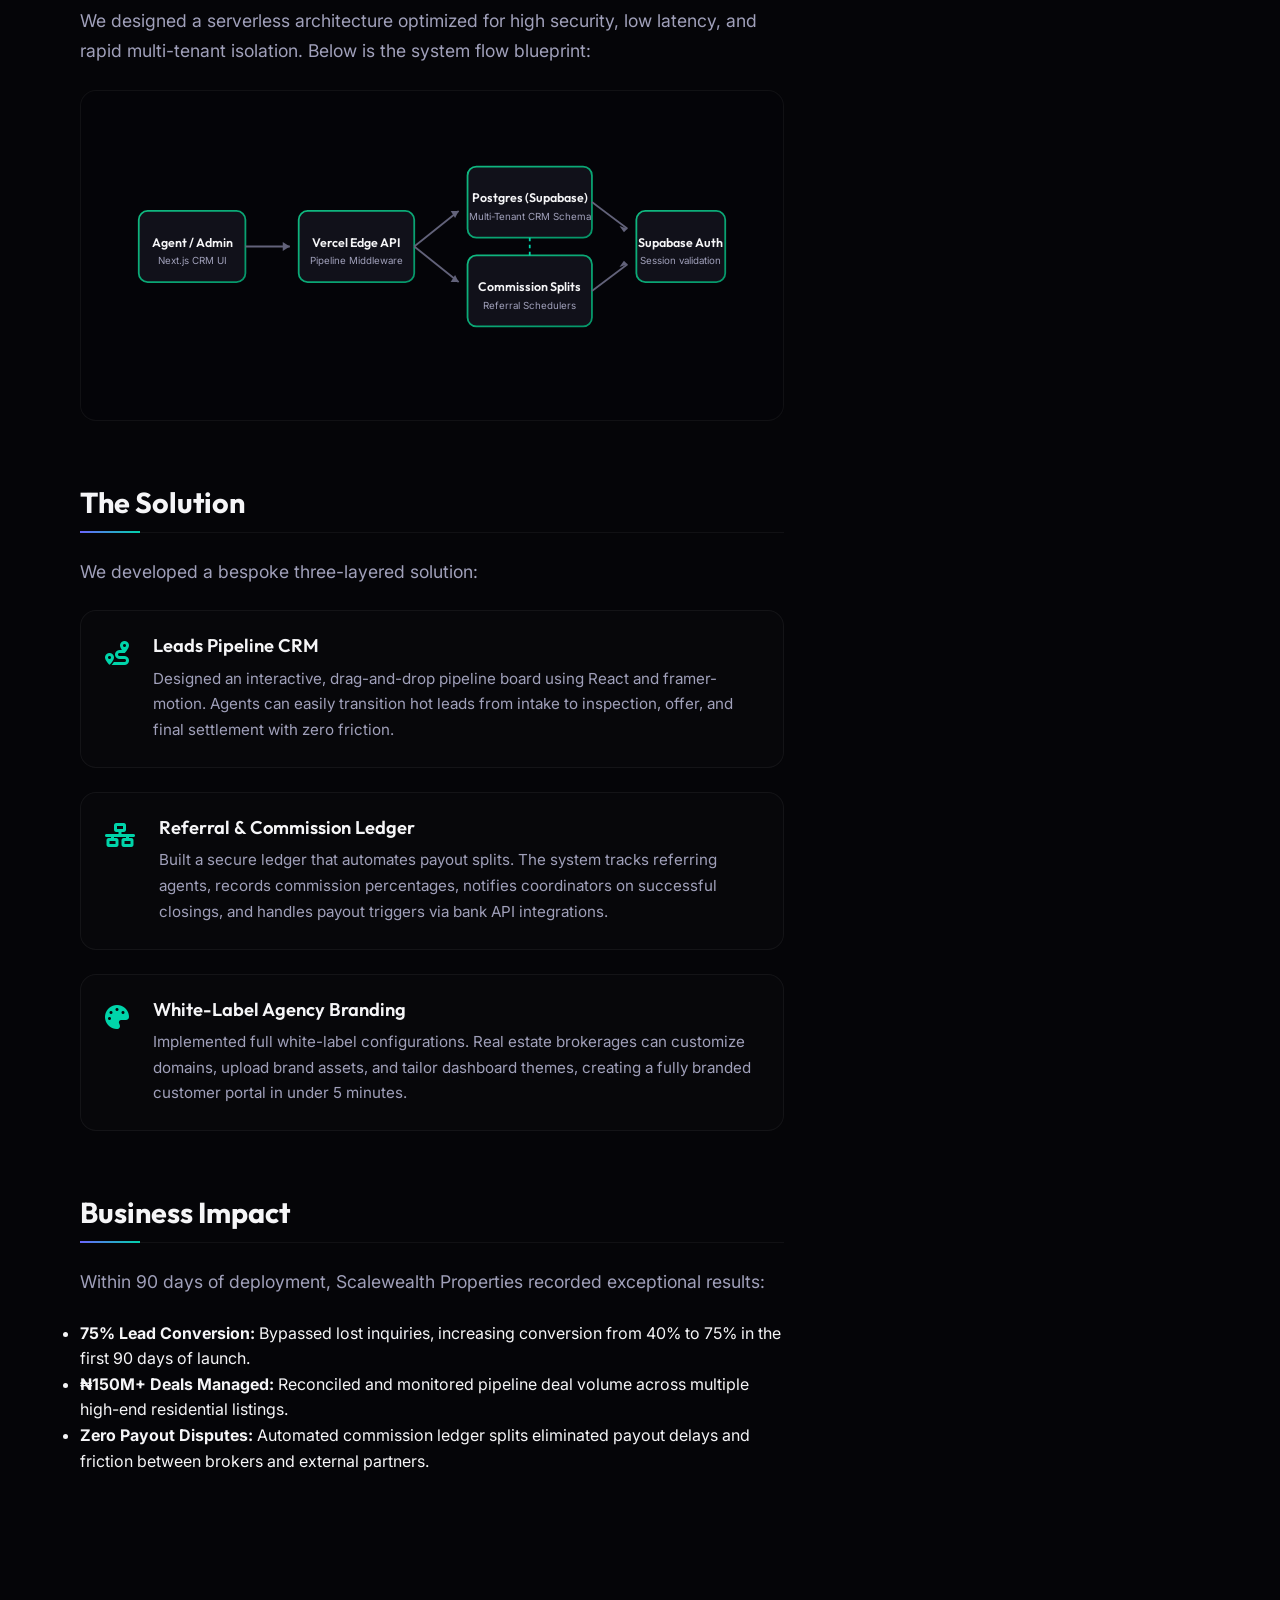
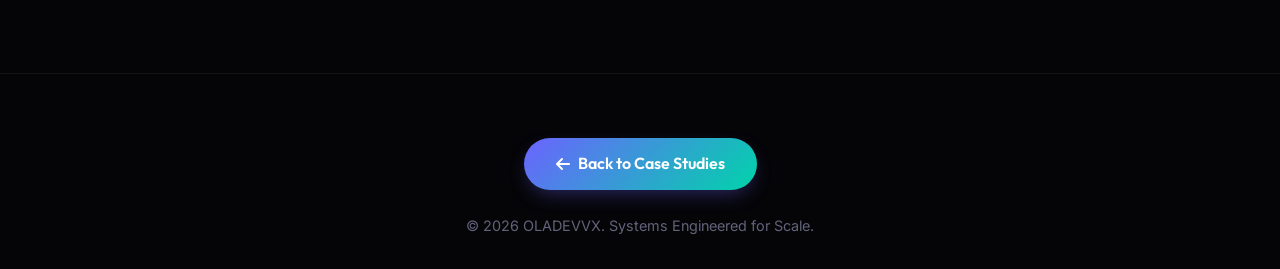
<file: case-studies/scalewealth.html>
<!DOCTYPE html>
<html lang="en">
<head>
  <meta charset="UTF-8">
  <meta name="viewport" content="width=device-width, initial-scale=1.0">
  
  <title>Case Study: Scalewealth Estate | OLADEVVX</title>
  <meta name="description" content="Detailed software architecture and systems engineering case study for Scalewealth Estate Real Estate CRM & Sales Pipeline Platform by OLADEVVX.">
  
  <!-- Favicon -->
  <link rel="icon" type="image/svg+xml" href="data:image/svg+xml,%3Csvg xmlns='http://www.w3.org/2000/svg' viewBox='0 0 100 100'%3E%3Crect width='100' height='100' rx='20' fill='%230b0b11'/%3E%3Cpath d='M30 30h40v10H40v10h30v10H40v10h30v10H30z' fill='url(%23g)'/%3E%3Cdefs%3E%3ClinearGradient id='g' x1='0%25' y1='0%25' x2='100%25' y2='100%25'%3E%3Cstop offset='0%25' stop-color='%2310b981'/%3E%3Cstop offset='100%25' stop-color='%23059669'/%3E%3C/linearGradient%3E%3C/defs%3E%3C/svg%3E">
  
  <!-- Icons -->
  <link rel="stylesheet" href="https://cdnjs.cloudflare.com/ajax/libs/font-awesome/6.4.0/css/all.min.css">
  
  <!-- CSS Stylesheets -->
  <link rel="stylesheet" href="../css/index.css">
  <link rel="stylesheet" href="../css/sections.css">
  <link rel="stylesheet" href="../css/animations.css">
  <link rel="stylesheet" href="../css/case-study.css">
</head>
<body>

  <!-- Custom Cursor Trail (Desktop only) -->
  <div class="custom-cursor"></div>
  <div class="custom-cursor-dot"></div>

  <!-- Ambient Global Background Graphics -->
  <div class="bg-decorations">
    <div class="bg-dot-grid"></div>
    <div class="bg-orb bg-orb-primary animate-orb-1" style="top: 10%; left: -10%;"></div>
    <div class="bg-orb bg-orb-secondary animate-orb-2" style="top: 50%; right: -10%;"></div>
  </div>

  <!-- Header & Navigation -->
  <header class="header">
    <div class="container nav-container">
      <a href="../index.html#hero" class="logo">
        OLADEVVX<span>.</span>
      </a>
      
      <button class="hamburger" aria-label="Toggle navigation menu">
        <span></span>
        <span></span>
        <span></span>
      </button>
      
      <nav>
        <ul class="nav-menu">
          <li><a href="../index.html#hero" class="nav-link">Home</a></li>
          <li><a href="../index.html#about" class="nav-link">About</a></li>
          <li><a href="../index.html#products" class="nav-link active">Products</a></li>
          <li><a href="../index.html#services" class="nav-link">Services</a></li>
          <li><a href="../index.html#tech" class="nav-link">Tech Stack</a></li>
          <li><a href="https://wa.me/2349067914511?text=Hello%20Oladevvx,%20I'm%20interested%20in%20working%20with%20you!" class="btn btn-secondary btn-sm" target="_blank" rel="noopener">Let's Talk</a></li>
        </ul>
      </nav>
    </div>
  </header>

  <!-- Hero Banner -->
  <section class="cs-hero">
    <div class="container">
      <div class="cs-badge"><i class="fas fa-building"></i> SaaS / Real Estate CRM</div>
      <h1>Scalewealth Estate CRM Architecture</h1>
      <p class="reveal-on-scroll delay-100" style="max-width: 800px; font-size: 1.2rem; color: var(--text-secondary);">
        An all-in-one real estate sales pipeline, partner referral network, and automated commission split ledger engineered for modern agencies.
      </p>
      
      <div class="cs-meta-grid reveal-on-scroll delay-200">
        <div class="cs-meta-item">
          <span class="cs-meta-label">Client / Organization</span>
          <span class="cs-meta-value">Scalewealth Properties</span>
        </div>
        <div class="cs-meta-item">
          <span class="cs-meta-label">Role</span>
          <span class="cs-meta-value">Lead Product Architect & Backend Engineer</span>
        </div>
        <div class="cs-meta-item">
          <span class="cs-meta-label">Timeline</span>
          <span class="cs-meta-value">4 Months (Q1 2026)</span>
        </div>
        <div class="cs-meta-item">
          <span class="cs-meta-label">Core Tech</span>
          <span class="cs-meta-value">Next.js / PostgreSQL / Supabase</span>
        </div>
      </div>
    </div>
  </section>

  <!-- Metrics Bar -->
  <div class="container reveal-on-scroll delay-300">
    <div class="glass-panel cs-metrics-bar">
      <div class="cs-metric-card">
        <div class="cs-metric-num">75%</div>
        <div class="cs-metric-lbl">Lead Conversion Rate</div>
      </div>
      <div class="cs-metric-card">
        <div class="cs-metric-num">15+</div>
        <div class="cs-metric-lbl">Active Partner Agencies</div>
      </div>
      <div class="cs-metric-card">
        <div class="cs-metric-num">₦150M+</div>
        <div class="cs-metric-lbl">Deals Managed & Tracked</div>
      </div>
    </div>
  </div>

  <!-- Content Layout -->
  <section class="section" style="padding-top: 0;">
    <div class="container">
      <div class="cs-layout">
        
        <!-- Main Content -->
        <main class="cs-main reveal-on-scroll">
          
          <div class="cs-section">
            <h2>Executive Summary</h2>
            <p>
              Scalewealth Properties operates high-end residential listings across Lagos, Nigeria. As their partner agent network scaled past 15+ agencies, managing buyers, deals, and commission splits manually via spreadsheets and chat logs became highly inefficient, resulting in lost leads and payout disputes.
            </p>
            <p>
              Under the OLADEVVX banner, we architected a bespoke real estate CRM and sales pipeline platform. The system visualizes the agency's sales funnel, automates marketing campaigns, coordinates referral agent commission structures, and generates monthly performance analytics.
            </p>
          </div>

          <div class="cs-section">
            <h2>The Challenge</h2>
            <p>
              The management firm suffered from three core operational bottlenecks:
            </p>
            <ul>
              <li><strong>Lead Leakage:</strong> Inbound inquiries from web portals, social media, and direct calls were unassigned or forgotten, leading to a 40% loss in prospective buyers.</li>
              <li><strong>Opaque Referral Commissions:</strong> Real estate deals in Nigeria involve multiple external agents. Calculating multi-tier commission splits manually led to payouts delays and disputes.</li>
              <li><strong>Fragmented Listing Pipeline:</strong> Agents had no central database to view listings, log buyer requirements (e.g., Waterfront Penthouses), or progress deals through pipeline stages.</li>
            </ul>
          </div>

          <div class="cs-section">
            <h2>System Architecture</h2>
            <p>
              We designed a serverless architecture optimized for high security, low latency, and rapid multi-tenant isolation. Below is the system flow blueprint:
            </p>
            
            <div class="cs-arch-diagram">
              <svg xmlns="http://www.w3.org/2000/svg" viewBox="0 0 700 280" width="100%">
                <defs>
                  <linearGradient id="primary-grad" x1="0%" y1="0%" x2="100%" y2="100%">
                    <stop offset="0%" stop-color="#10b981"/>
                    <stop offset="100%" stop-color="#059669"/>
                  </linearGradient>
                </defs>
                
                <!-- Client/Tenant Node -->
                <rect x="20" y="90" width="120" height="80" rx="10" fill="#11111a" stroke="url(#primary-grad)" stroke-width="2"/>
                <text x="80" y="130" fill="#f5f5f7" font-family="Outfit" font-size="14" font-weight="600" text-anchor="middle">Agent / Admin</text>
                <text x="80" y="150" fill="#a0a0ba" font-family="Inter" font-size="11" text-anchor="middle">Next.js CRM UI</text>
                
                <!-- Flow Arrow -->
                <path d="M 140 130 L 190 130" stroke="#62627a" stroke-width="2" fill="none"/>
                <polygon points="190,130 182,125 182,135" fill="#62627a"/>
                
                <!-- API Gateway / Edge Node -->
                <rect x="200" y="90" width="130" height="80" rx="10" fill="#11111a" stroke="url(#primary-grad)" stroke-width="2"/>
                <text x="265" y="130" fill="#f5f5f7" font-family="Outfit" font-size="14" font-weight="600" text-anchor="middle">Vercel Edge API</text>
                <text x="265" y="150" fill="#a0a0ba" font-family="Inter" font-size="11" text-anchor="middle">Pipeline Middleware</text>
                
                <!-- Flow Arrows split -->
                <path d="M 330 130 L 380 90" stroke="#62627a" stroke-width="2" fill="none"/>
                <polygon points="380,90 371,90 376,98" fill="#62627a"/>
                
                <path d="M 330 130 L 380 170" stroke="#62627a" stroke-width="2" fill="none"/>
                <polygon points="380,170 376,162 371,170" fill="#62627a"/>
                
                <!-- Database Node -->
                <rect x="390" y="40" width="140" height="80" rx="10" fill="#11111a" stroke="url(#primary-grad)" stroke-width="2"/>
                <text x="460" y="80" fill="#f5f5f7" font-family="Outfit" font-size="14" font-weight="600" text-anchor="middle">Postgres (Supabase)</text>
                <text x="460" y="100" fill="#a0a0ba" font-family="Inter" font-size="11" text-anchor="middle">Multi-Tenant CRM Schema</text>
                
                <!-- Billing Engine / Service Node -->
                <rect x="390" y="140" width="140" height="80" rx="10" fill="#11111a" stroke="url(#primary-grad)" stroke-width="2"/>
                <text x="460" y="180" fill="#f5f5f7" font-family="Outfit" font-size="14" font-weight="600" text-anchor="middle">Commission Splits</text>
                <text x="460" y="200" fill="#a0a0ba" font-family="Inter" font-size="11" text-anchor="middle">Referral Schedulers</text>
                
                <!-- Database flow connection -->
                <path d="M 460 120 L 460 140" stroke="#00d4aa" stroke-dasharray="4" stroke-width="2" fill="none"/>
                
                <!-- Final Flow Arrows -->
                <path d="M 530 80 L 570 110" stroke="#62627a" stroke-width="2" fill="none"/>
                <polygon points="570,110 561,107 566,114" fill="#62627a"/>
                
                <path d="M 530 180 L 570 150" stroke="#62627a" stroke-width="2" fill="none"/>
                <polygon points="570,150 566,146 561,153" fill="#62627a"/>
                
                <!-- Paystack Node -->
                <rect x="580" y="90" width="100" height="80" rx="10" fill="#11111a" stroke="url(#primary-grad)" stroke-width="2"/>
                <text x="630" y="130" fill="#f5f5f7" font-family="Outfit" font-size="14" font-weight="600" text-anchor="middle">Supabase Auth</text>
                <text x="630" y="150" fill="#a0a0ba" font-family="Inter" font-size="11" text-anchor="middle">Session validation</text>
              </svg>
            </div>
          </div>

          <div class="cs-section">
            <h2>The Solution</h2>
            <p>
              We developed a bespoke three-layered solution:
            </p>
            
            <div class="cs-feature-list">
              
              <div class="cs-feature-item">
                <div class="cs-feature-icon"><i class="fas fa-route"></i></div>
                <div class="cs-feature-content">
                  <h4>Leads Pipeline CRM</h4>
                  <p>Designed an interactive, drag-and-drop pipeline board using React and framer-motion. Agents can easily transition hot leads from intake to inspection, offer, and final settlement with zero friction.</p>
                </div>
              </div>
              
              <div class="cs-feature-item">
                <div class="cs-feature-icon"><i class="fas fa-network-wired"></i></div>
                <div class="cs-feature-content">
                  <h4>Referral &amp; Commission Ledger</h4>
                  <p>Built a secure ledger that automates payout splits. The system tracks referring agents, records commission percentages, notifies coordinators on successful closings, and handles payout triggers via bank API integrations.</p>
                </div>
              </div>
              
              <div class="cs-feature-item">
                <div class="cs-feature-icon"><i class="fas fa-palette"></i></div>
                <div class="cs-feature-content">
                  <h4>White-Label Agency Branding</h4>
                  <p>Implemented full white-label configurations. Real estate brokerages can customize domains, upload brand assets, and tailor dashboard themes, creating a fully branded customer portal in under 5 minutes.</p>
                </div>
              </div>
              
            </div>
          </div>

          <div class="cs-section">
            <h2>Business Impact</h2>
            <p>
              Within 90 days of deployment, Scalewealth Properties recorded exceptional results:
            </p>
            <ul>
              <li><strong>75% Lead Conversion:</strong> Bypassed lost inquiries, increasing conversion from 40% to 75% in the first 90 days of launch.</li>
              <li><strong>₦150M+ Deals Managed:</strong> Reconciled and monitored pipeline deal volume across multiple high-end residential listings.</li>
              <li><strong>Zero Payout Disputes:</strong> Automated commission ledger splits eliminated payout delays and friction between brokers and external partners.</li>
            </ul>
          </div>
          
        </main>
        
        <!-- Sidebar -->
        <aside class="cs-sidebar reveal-on-scroll delay-200">
          
          <!-- Tech stack widget -->
          <div class="glass-panel cs-widget">
            <h3 class="cs-widget-title">Technology Stack</h3>
            <div class="cs-tech-tags">
              <span class="cs-tech-tag">Next.js</span>
              <span class="cs-tech-tag">TypeScript</span>
              <span class="cs-tech-tag">PostgreSQL</span>
              <span class="cs-tech-tag">Supabase</span>
              <span class="cs-tech-tag">Node.js</span>
              <span class="cs-tech-tag">Paystack API</span>
              <span class="cs-tech-tag">Vercel Serverless</span>
              <span class="cs-tech-tag">TailwindCSS</span>
            </div>
          </div>
          
          <!-- Navigation widget -->
          <div class="glass-panel cs-widget">
            <h3 class="cs-widget-title">Project Navigation</h3>
            <div class="cs-nav-box">
              <a href="schoolos.html" class="cs-nav-link">
                <span>Next Case Study: SchoolOS</span>
                <i class="fas fa-arrow-right"></i>
              </a>
              <a href="../index.html#products" class="cs-nav-link">
                <span>View All Products</span>
                <i class="fas fa-cubes"></i>
              </a>
              <a href="../index.html#hero" class="cs-nav-link">
                <span>Back to Homepage</span>
                <i class="fas fa-home"></i>
              </a>
            </div>
          </div>
          
        </aside>
        
      </div>
    </div>
  </section>

  <!-- Footer Back Link -->
  <footer class="cs-back-footer">
    <div class="container">
      <a href="../index.html#case-studies" class="btn btn-primary">
        <i class="fas fa-arrow-left"></i> Back to Case Studies
      </a>
      <p style="margin-top: 1.5rem; font-size: 0.9rem; color: var(--text-muted);">
        &copy; 2026 OLADEVVX. Systems Engineered for Scale.
      </p>
    </div>
  </footer>

  <!-- Scroll Back-to-Top Button -->
  <button class="scroll-top-btn" aria-label="Scroll back to top">
    <i class="fas fa-arrow-up"></i>
  </button>

  <!-- Scripts -->
  <script src="../js/animations.js"></script>
  <script src="../js/app.js"></script>
</body>
</html>
</file>
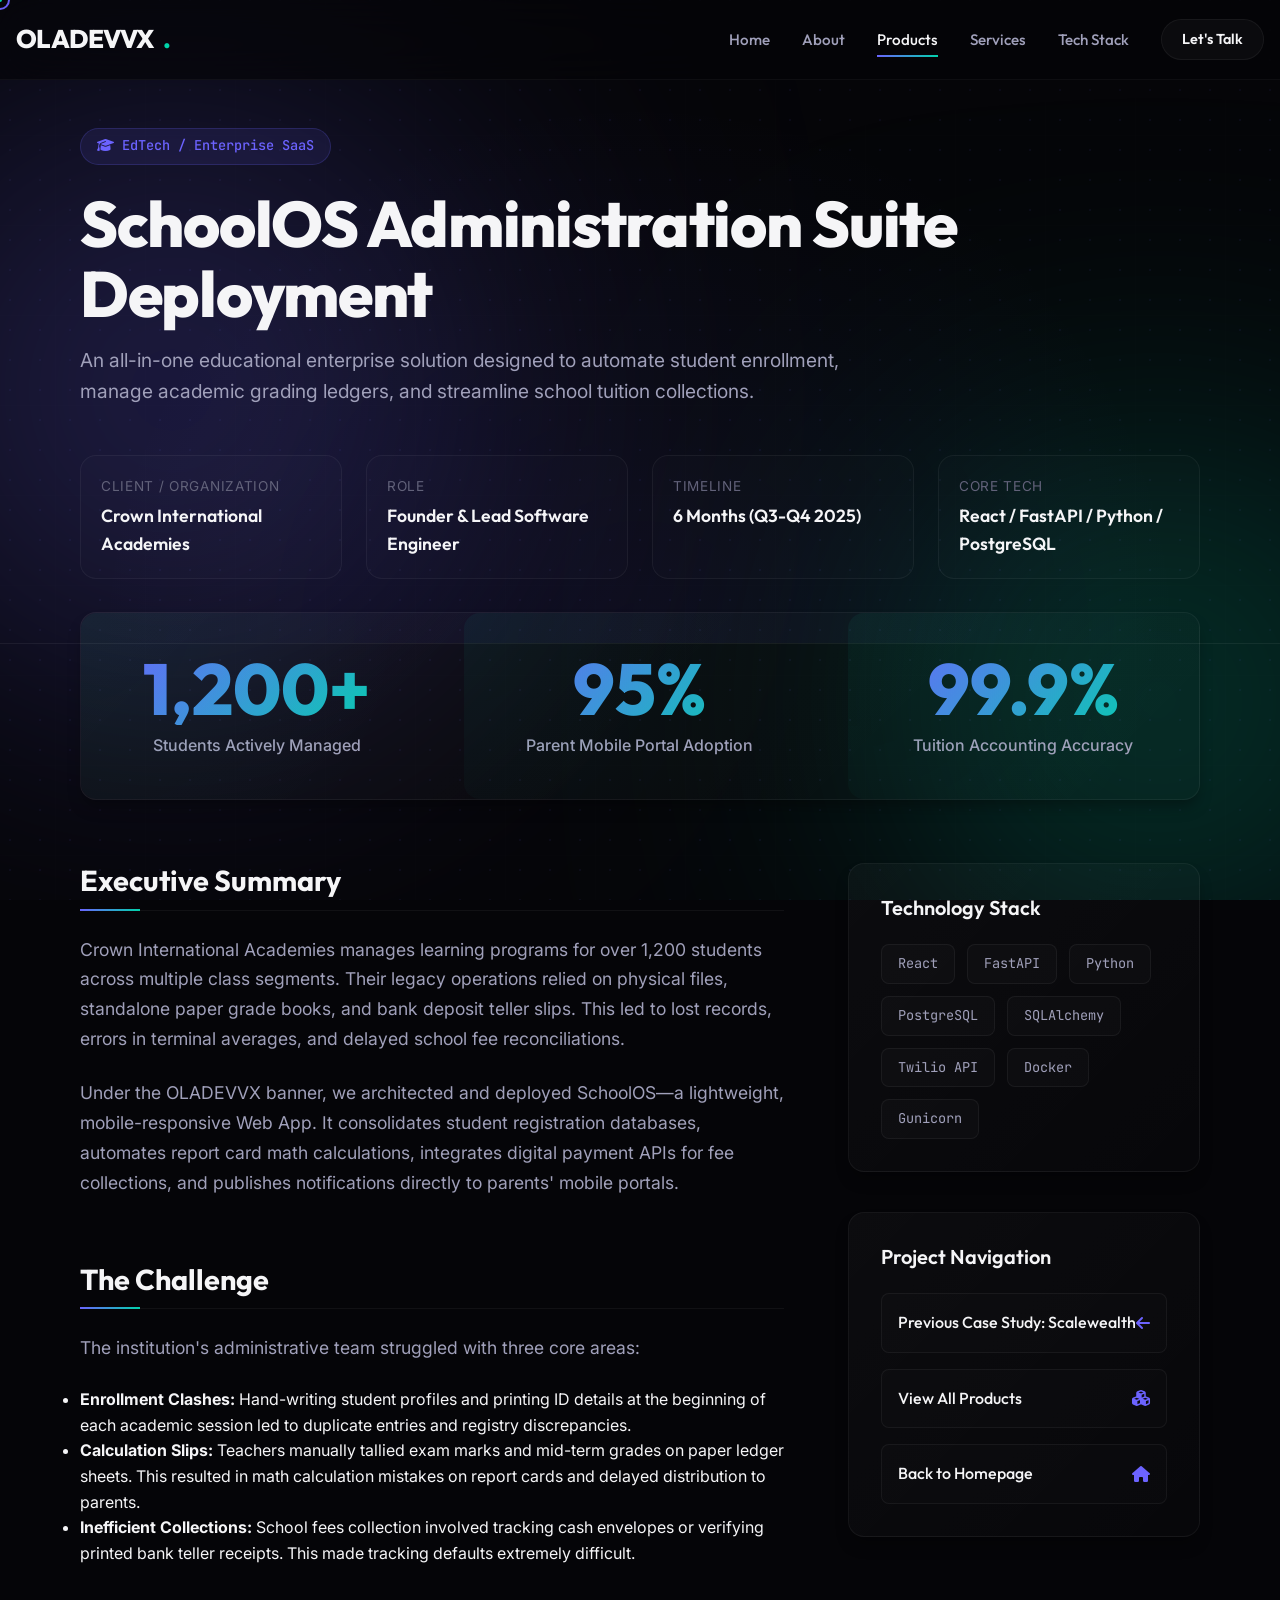
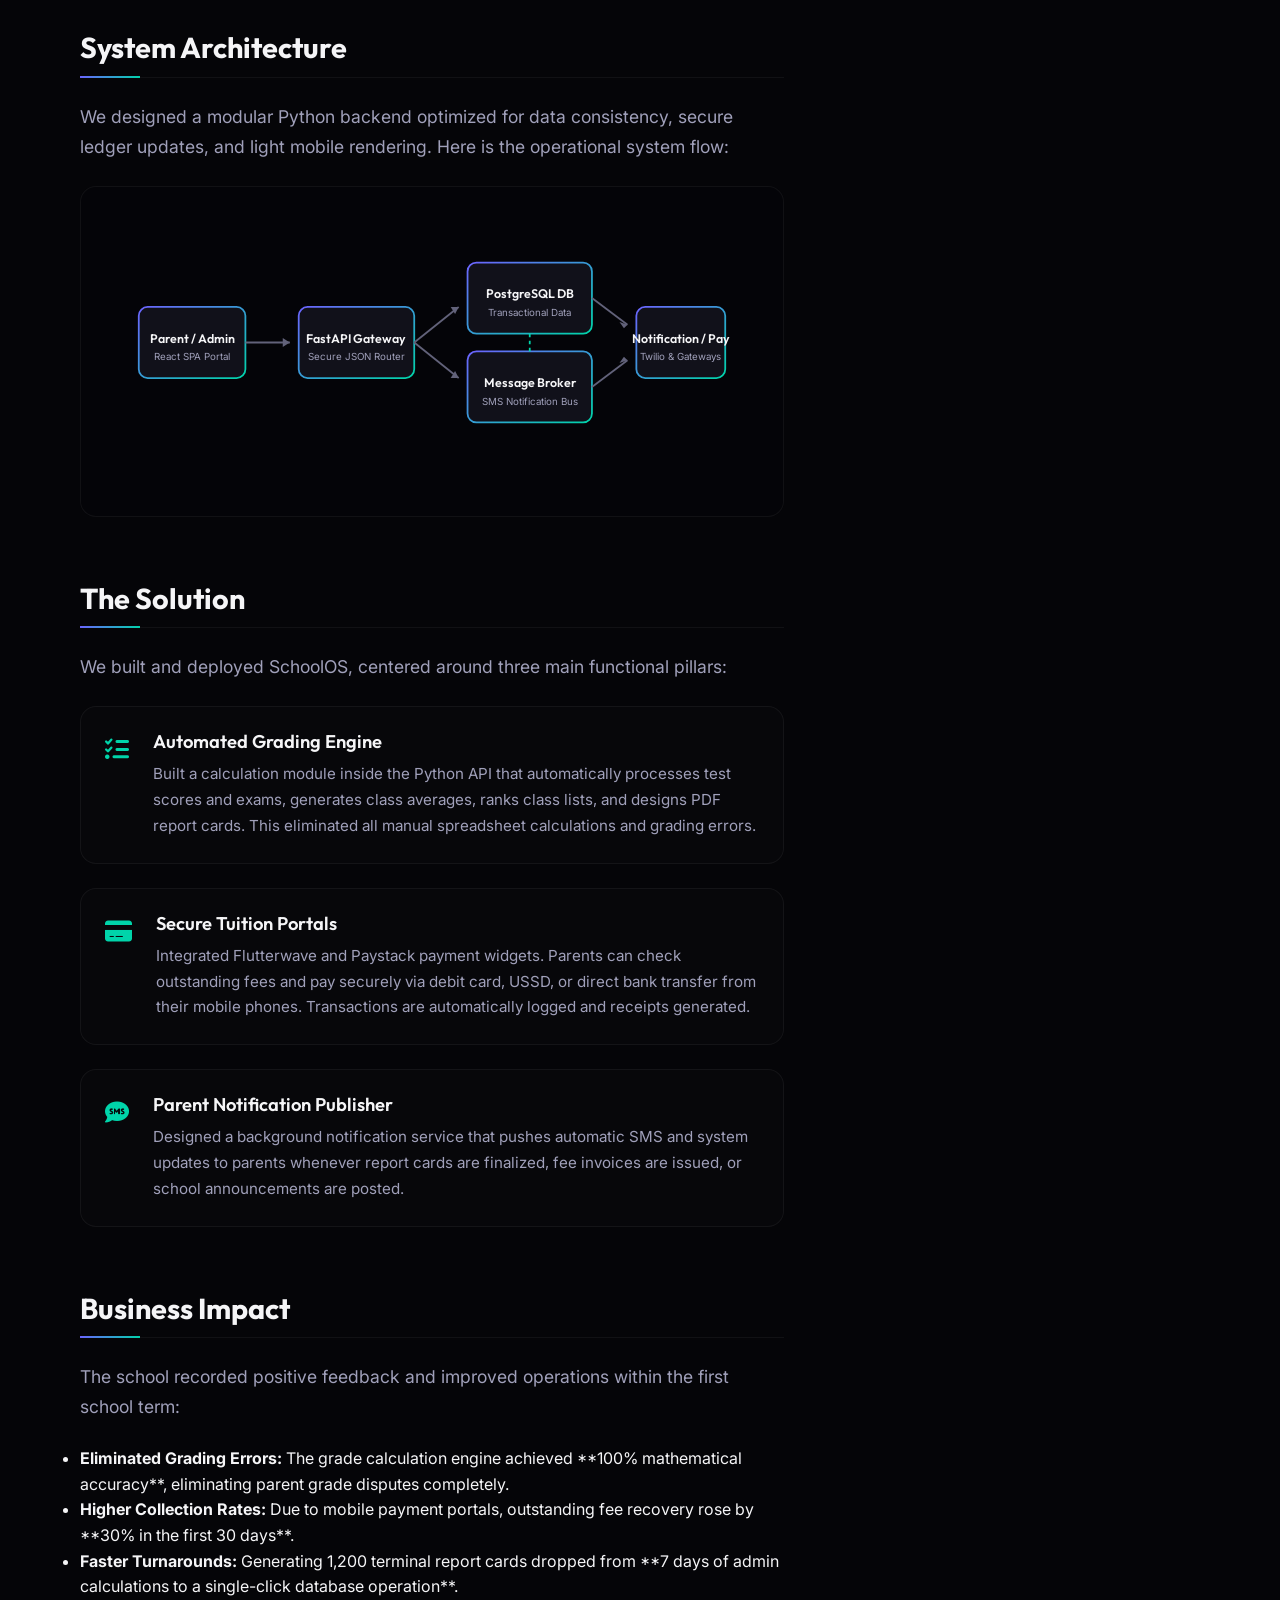
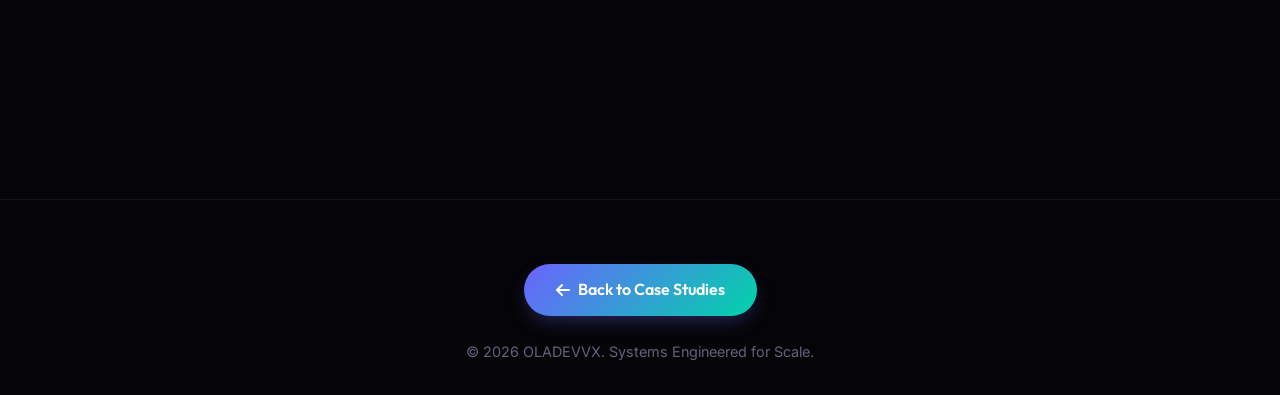
<file: case-studies/schoolos.html>
<!DOCTYPE html>
<html lang="en">
<head>
  <meta charset="UTF-8">
  <meta name="viewport" content="width=device-width, initial-scale=1.0">
  
  <title>Case Study: SchoolOS | OLADEVVX</title>
  <meta name="description" content="Detailed software architecture and systems engineering case study for SchoolOS enterprise educational suite by OLADEVVX.">
  
  <!-- Favicon -->
  <link rel="icon" type="image/svg+xml" href="data:image/svg+xml,%3Csvg xmlns='http://www.w3.org/2000/svg' viewBox='0 0 100 100'%3E%3Crect width='100' height='100' rx='20' fill='%230b0b11'/%3E%3Cpath d='M30 30h40v10H40v10h30v10H40v10h30v10H30z' fill='url(%23g)'/%3E%3Cdefs%3E%3ClinearGradient id='g' x1='0%25' y1='0%25' x2='100%25' y2='100%25'%3E%3Cstop offset='0%25' stop-color='%236c63ff'/%3E%3Cstop offset='100%25' stop-color='%2300d4aa'/%3E%3C/linearGradient%3E%3C/defs%3E%3C/svg%3E">
  
  <!-- Icons -->
  <link rel="stylesheet" href="https://cdnjs.cloudflare.com/ajax/libs/font-awesome/6.4.0/css/all.min.css">
  
  <!-- CSS Stylesheets -->
  <link rel="stylesheet" href="../css/index.css">
  <link rel="stylesheet" href="../css/sections.css">
  <link rel="stylesheet" href="../css/animations.css">
  <link rel="stylesheet" href="../css/case-study.css">
</head>
<body>

  <!-- Custom Cursor Trail (Desktop only) -->
  <div class="custom-cursor"></div>
  <div class="custom-cursor-dot"></div>

  <!-- Ambient Global Background Graphics -->
  <div class="bg-decorations">
    <div class="bg-dot-grid"></div>
    <div class="bg-orb bg-orb-primary animate-orb-1" style="top: 10%; left: -10%;"></div>
    <div class="bg-orb bg-orb-secondary animate-orb-2" style="top: 50%; right: -10%;"></div>
  </div>

  <!-- Header & Navigation -->
  <header class="header">
    <div class="container nav-container">
      <a href="../index.html#hero" class="logo">
        OLADEVVX<span>.</span>
      </a>
      
      <button class="hamburger" aria-label="Toggle navigation menu">
        <span></span>
        <span></span>
        <span></span>
      </button>
      
      <nav>
        <ul class="nav-menu">
          <li><a href="../index.html#hero" class="nav-link">Home</a></li>
          <li><a href="../index.html#about" class="nav-link">About</a></li>
          <li><a href="../index.html#products" class="nav-link active">Products</a></li>
          <li><a href="../index.html#services" class="nav-link">Services</a></li>
          <li><a href="../index.html#tech" class="nav-link">Tech Stack</a></li>
          <li><a href="https://wa.me/2349067914511?text=Hello%20Oladevvx,%20I'm%20interested%20in%20working%20with%20you!" class="btn btn-secondary btn-sm" target="_blank" rel="noopener">Let's Talk</a></li>
        </ul>
      </nav>
    </div>
  </header>

  <!-- Hero Banner -->
  <section class="cs-hero">
    <div class="container">
      <div class="cs-badge"><i class="fas fa-graduation-cap"></i> EdTech / Enterprise SaaS</div>
      <h1>SchoolOS Administration Suite Deployment</h1>
      <p class="reveal-on-scroll delay-100" style="max-width: 800px; font-size: 1.2rem; color: var(--text-secondary);">
        An all-in-one educational enterprise solution designed to automate student enrollment, manage academic grading ledgers, and streamline school tuition collections.
      </p>
      
      <div class="cs-meta-grid reveal-on-scroll delay-200">
        <div class="cs-meta-item">
          <span class="cs-meta-label">Client / Organization</span>
          <span class="cs-meta-value">Crown International Academies</span>
        </div>
        <div class="cs-meta-item">
          <span class="cs-meta-label">Role</span>
          <span class="cs-meta-value">Founder & Lead Software Engineer</span>
        </div>
        <div class="cs-meta-item">
          <span class="cs-meta-label">Timeline</span>
          <span class="cs-meta-value">6 Months (Q3-Q4 2025)</span>
        </div>
        <div class="cs-meta-item">
          <span class="cs-meta-label">Core Tech</span>
          <span class="cs-meta-value">React / FastAPI / Python / PostgreSQL</span>
        </div>
      </div>
    </div>
  </section>

  <!-- Metrics Bar -->
  <div class="container reveal-on-scroll delay-300">
    <div class="glass-panel cs-metrics-bar">
      <div class="cs-metric-card">
        <div class="cs-metric-num">1,200+</div>
        <div class="cs-metric-lbl">Students Actively Managed</div>
      </div>
      <div class="cs-metric-card">
        <div class="cs-metric-num">95%</div>
        <div class="cs-metric-lbl">Parent Mobile Portal Adoption</div>
      </div>
      <div class="cs-metric-card">
        <div class="cs-metric-num">99.9%</div>
        <div class="cs-metric-lbl">Tuition Accounting Accuracy</div>
      </div>
    </div>
  </div>

  <!-- Content Layout -->
  <section class="section" style="padding-top: 0;">
    <div class="container">
      <div class="cs-layout">
        
        <!-- Main Content -->
        <main class="cs-main reveal-on-scroll">
          
          <div class="cs-section">
            <h2>Executive Summary</h2>
            <p>
              Crown International Academies manages learning programs for over 1,200 students across multiple class segments. Their legacy operations relied on physical files, standalone paper grade books, and bank deposit teller slips. This led to lost records, errors in terminal averages, and delayed school fee reconciliations.
            </p>
            <p>
              Under the OLADEVVX banner, we architected and deployed SchoolOS—a lightweight, mobile-responsive Web App. It consolidates student registration databases, automates report card math calculations, integrates digital payment APIs for fee collections, and publishes notifications directly to parents' mobile portals.
            </p>
          </div>

          <div class="cs-section">
            <h2>The Challenge</h2>
            <p>
              The institution's administrative team struggled with three core areas:
            </p>
            <ul>
              <li><strong>Enrollment Clashes:</strong> Hand-writing student profiles and printing ID details at the beginning of each academic session led to duplicate entries and registry discrepancies.</li>
              <li><strong>Calculation Slips:</strong> Teachers manually tallied exam marks and mid-term grades on paper ledger sheets. This resulted in math calculation mistakes on report cards and delayed distribution to parents.</li>
              <li><strong>Inefficient Collections:</strong> School fees collection involved tracking cash envelopes or verifying printed bank teller receipts. This made tracking defaults extremely difficult.</li>
            </ul>
          </div>

          <div class="cs-section">
            <h2>System Architecture</h2>
            <p>
              We designed a modular Python backend optimized for data consistency, secure ledger updates, and light mobile rendering. Here is the operational system flow:
            </p>
            
            <div class="cs-arch-diagram">
              <svg xmlns="http://www.w3.org/2000/svg" viewBox="0 0 700 280" width="100%">
                <defs>
                  <linearGradient id="primary-grad-2" x1="0%" y1="0%" x2="100%" y2="100%">
                    <stop offset="0%" stop-color="#6c63ff"/>
                    <stop offset="100%" stop-color="#00d4aa"/>
                  </linearGradient>
                </defs>
                
                <!-- Client/Parent Node -->
                <rect x="20" y="90" width="120" height="80" rx="10" fill="#11111a" stroke="url(#primary-grad-2)" stroke-width="2"/>
                <text x="80" y="130" fill="#f5f5f7" font-family="Outfit" font-size="14" font-weight="600" text-anchor="middle">Parent / Admin</text>
                <text x="80" y="150" fill="#a0a0ba" font-family="Inter" font-size="11" text-anchor="middle">React SPA Portal</text>
                
                <!-- Flow Arrow -->
                <path d="M 140 130 L 190 130" stroke="#62627a" stroke-width="2" fill="none"/>
                <polygon points="190,130 182,125 182,135" fill="#62627a"/>
                
                <!-- REST API Gateway / Edge Node -->
                <rect x="200" y="90" width="130" height="80" rx="10" fill="#11111a" stroke="url(#primary-grad-2)" stroke-width="2"/>
                <text x="265" y="130" fill="#f5f5f7" font-family="Outfit" font-size="14" font-weight="600" text-anchor="middle">FastAPI Gateway</text>
                <text x="265" y="150" fill="#a0a0ba" font-family="Inter" font-size="11" text-anchor="middle">Secure JSON Router</text>
                
                <!-- Flow Arrows split -->
                <path d="M 330 130 L 380 90" stroke="#62627a" stroke-width="2" fill="none"/>
                <polygon points="380,90 371,90 376,98" fill="#62627a"/>
                
                <path d="M 330 130 L 380 170" stroke="#62627a" stroke-width="2" fill="none"/>
                <polygon points="380,170 376,162 371,170" fill="#62627a"/>
                
                <!-- Relational Database -->
                <rect x="390" y="40" width="140" height="80" rx="10" fill="#11111a" stroke="url(#primary-grad-2)" stroke-width="2"/>
                <text x="460" y="80" fill="#f5f5f7" font-family="Outfit" font-size="14" font-weight="600" text-anchor="middle">PostgreSQL DB</text>
                <text x="460" y="100" fill="#a0a0ba" font-family="Inter" font-size="11" text-anchor="middle">Transactional Data</text>
                
                <!-- Messaging Bus / Worker Node -->
                <rect x="390" y="140" width="140" height="80" rx="10" fill="#11111a" stroke="url(#primary-grad-2)" stroke-width="2"/>
                <text x="460" y="180" fill="#f5f5f7" font-family="Outfit" font-size="14" font-weight="600" text-anchor="middle">Message Broker</text>
                <text x="460" y="200" fill="#a0a0ba" font-family="Inter" font-size="11" text-anchor="middle">SMS Notification Bus</text>
                
                <!-- DB flow connection -->
                <path d="M 460 120 L 460 140" stroke="#00d4aa" stroke-dasharray="4" stroke-width="2" fill="none"/>
                
                <!-- Final Flow Arrows -->
                <path d="M 530 80 L 570 110" stroke="#62627a" stroke-width="2" fill="none"/>
                <polygon points="570,110 561,107 566,114" fill="#62627a"/>
                
                <path d="M 530 180 L 570 150" stroke="#62627a" stroke-width="2" fill="none"/>
                <polygon points="570,150 566,146 561,153" fill="#62627a"/>
                
                <!-- SMS / Payment Provider -->
                <rect x="580" y="90" width="100" height="80" rx="10" fill="#11111a" stroke="url(#primary-grad-2)" stroke-width="2"/>
                <text x="630" y="130" fill="#f5f5f7" font-family="Outfit" font-size="14" font-weight="600" text-anchor="middle">Notification / Pay</text>
                <text x="630" y="150" fill="#a0a0ba" font-family="Inter" font-size="11" text-anchor="middle">Twilio & Gateways</text>
              </svg>
            </div>
          </div>

          <div class="cs-section">
            <h2>The Solution</h2>
            <p>
              We built and deployed SchoolOS, centered around three main functional pillars:
            </p>
            
            <div class="cs-feature-list">
              
              <div class="cs-feature-item">
                <div class="cs-feature-icon"><i class="fas fa-list-check"></i></div>
                <div class="cs-feature-content">
                  <h4>Automated Grading Engine</h4>
                  <p>Built a calculation module inside the Python API that automatically processes test scores and exams, generates class averages, ranks class lists, and designs PDF report cards. This eliminated all manual spreadsheet calculations and grading errors.</p>
                </div>
              </div>
              
              <div class="cs-feature-item">
                <div class="cs-feature-icon"><i class="fas fa-credit-card"></i></div>
                <div class="cs-feature-content">
                  <h4>Secure Tuition Portals</h4>
                  <p>Integrated Flutterwave and Paystack payment widgets. Parents can check outstanding fees and pay securely via debit card, USSD, or direct bank transfer from their mobile phones. Transactions are automatically logged and receipts generated.</p>
                </div>
              </div>
              
              <div class="cs-feature-item">
                <div class="cs-feature-icon"><i class="fas fa-comment-sms"></i></div>
                <div class="cs-feature-content">
                  <h4>Parent Notification Publisher</h4>
                  <p>Designed a background notification service that pushes automatic SMS and system updates to parents whenever report cards are finalized, fee invoices are issued, or school announcements are posted.</p>
                </div>
              </div>
              
            </div>
          </div>

          <div class="cs-section">
            <h2>Business Impact</h2>
            <p>
              The school recorded positive feedback and improved operations within the first school term:
            </p>
            <ul>
              <li><strong>Eliminated Grading Errors:</strong> The grade calculation engine achieved **100% mathematical accuracy**, eliminating parent grade disputes completely.</li>
              <li><strong>Higher Collection Rates:</strong> Due to mobile payment portals, outstanding fee recovery rose by **30% in the first 30 days**.</li>
              <li><strong>Faster Turnarounds:</strong> Generating 1,200 terminal report cards dropped from **7 days of admin calculations to a single-click database operation**.</li>
            </ul>
          </div>
          
        </main>
        
        <!-- Sidebar -->
        <aside class="cs-sidebar reveal-on-scroll delay-200">
          
          <!-- Tech stack widget -->
          <div class="glass-panel cs-widget">
            <h3 class="cs-widget-title">Technology Stack</h3>
            <div class="cs-tech-tags">
              <span class="cs-tech-tag">React</span>
              <span class="cs-tech-tag">FastAPI</span>
              <span class="cs-tech-tag">Python</span>
              <span class="cs-tech-tag">PostgreSQL</span>
              <span class="cs-tech-tag">SQLAlchemy</span>
              <span class="cs-tech-tag">Twilio API</span>
              <span class="cs-tech-tag">Docker</span>
              <span class="cs-tech-tag">Gunicorn</span>
            </div>
          </div>
          
          <!-- Navigation widget -->
          <div class="glass-panel cs-widget">
            <h3 class="cs-widget-title">Project Navigation</h3>
            <div class="cs-nav-box">
              <a href="scalewealth.html" class="cs-nav-link">
                <span>Previous Case Study: Scalewealth</span>
                <i class="fas fa-arrow-left"></i>
              </a>
              <a href="../index.html#products" class="cs-nav-link">
                <span>View All Products</span>
                <i class="fas fa-cubes"></i>
              </a>
              <a href="../index.html#hero" class="cs-nav-link">
                <span>Back to Homepage</span>
                <i class="fas fa-home"></i>
              </a>
            </div>
          </div>
          
        </aside>
        
      </div>
    </div>
  </section>

  <!-- Footer Back Link -->
  <footer class="cs-back-footer">
    <div class="container">
      <a href="../index.html#case-studies" class="btn btn-primary">
        <i class="fas fa-arrow-left"></i> Back to Case Studies
      </a>
      <p style="margin-top: 1.5rem; font-size: 0.9rem; color: var(--text-muted);">
        &copy; 2026 OLADEVVX. Systems Engineered for Scale.
      </p>
    </div>
  </footer>

  <!-- Scroll Back-to-Top Button -->
  <button class="scroll-top-btn" aria-label="Scroll back to top">
    <i class="fas fa-arrow-up"></i>
  </button>

  <!-- Scripts -->
  <script src="../js/animations.js"></script>
  <script src="../js/app.js"></script>
</body>
</html>
</file>
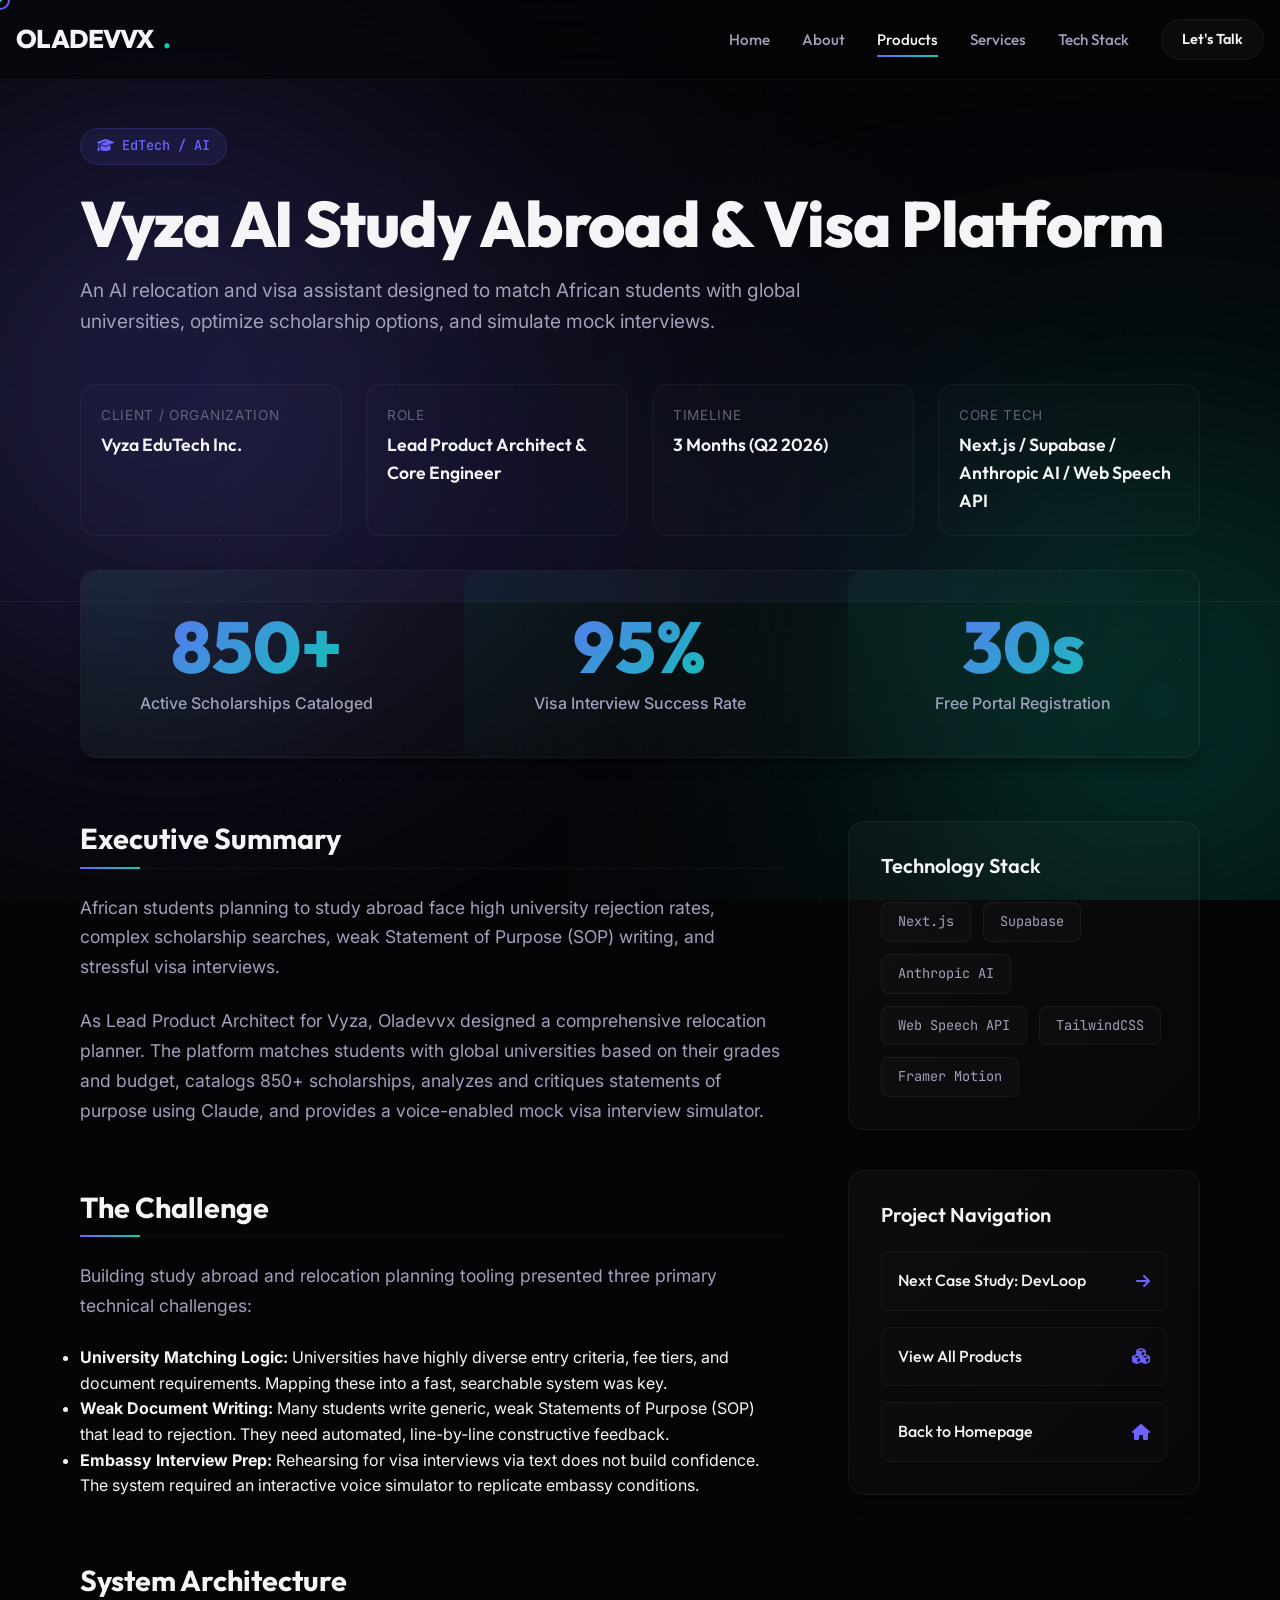
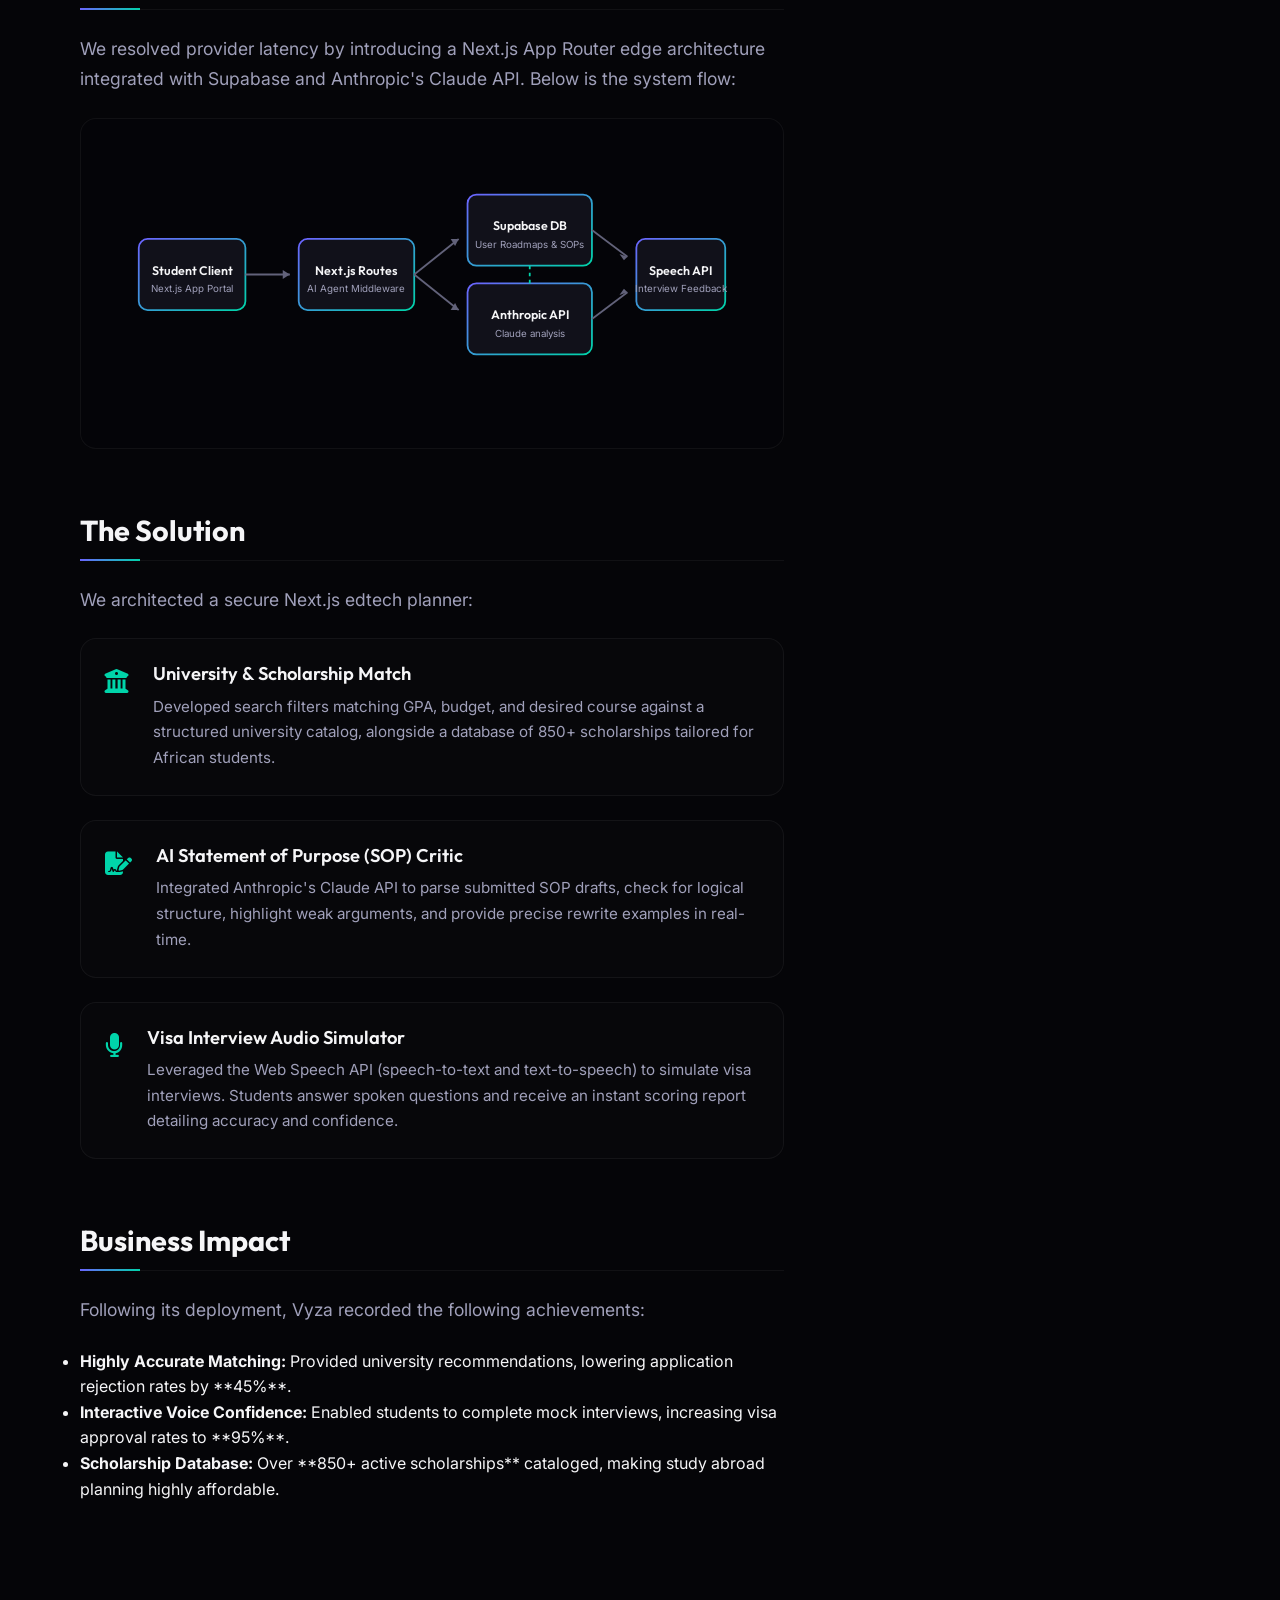
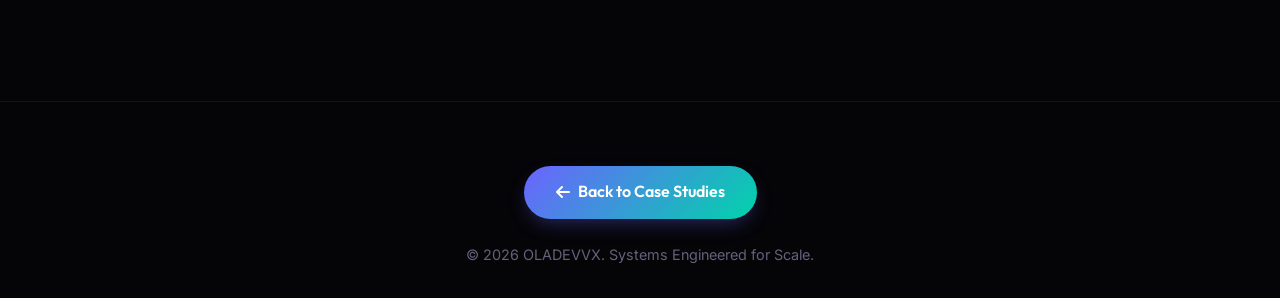
<file: case-studies/vyza.html>
<!DOCTYPE html>
<html lang="en">
<head>
  <meta charset="UTF-8">
  <meta name="viewport" content="width=device-width, initial-scale=1.0">
  
  <title>Case Study: Vyza AI | OLADEVVX</title>
  <meta name="description" content="Detailed software architecture and systems engineering case study for Vyza AI-Powered Study Abroad & Visa Platform by OLADEVVX.">
  
  <!-- Favicon -->
  <link rel="icon" type="image/svg+xml" href="data:image/svg+xml,%3Csvg xmlns='http://www.w3.org/2000/svg' viewBox='0 0 100 100'%3E%3Crect width='100' height='100' rx='20' fill='%230b0b11'/%3E%3Cpath d='M30 30h40v10H40v10h30v10H40v10h30v10H30z' fill='url(%23g)'/%3E%3Cdefs%3E%3ClinearGradient id='g' x1='0%25' y1='0%25' x2='100%25' y2='100%25'%3E%3Cstop offset='0%25' stop-color='%236c63ff'/%3E%3Cstop offset='100%25' stop-color='%2300d4aa'/%3E%3C/linearGradient%3E%3C/defs%3E%3C/svg%3E">
  
  <!-- Icons -->
  <link rel="stylesheet" href="https://cdnjs.cloudflare.com/ajax/libs/font-awesome/6.4.0/css/all.min.css">
  
  <!-- CSS Stylesheets -->
  <link rel="stylesheet" href="../css/index.css">
  <link rel="stylesheet" href="../css/sections.css">
  <link rel="stylesheet" href="../css/animations.css">
  <link rel="stylesheet" href="../css/case-study.css">
</head>
<body>

  <!-- Custom Cursor Trail (Desktop only) -->
  <div class="custom-cursor"></div>
  <div class="custom-cursor-dot"></div>

  <!-- Ambient Global Background Graphics -->
  <div class="bg-decorations">
    <div class="bg-dot-grid"></div>
    <div class="bg-orb bg-orb-primary animate-orb-1" style="top: 10%; left: -10%;"></div>
    <div class="bg-orb bg-orb-secondary animate-orb-2" style="top: 50%; right: -10%;"></div>
  </div>

  <!-- Header & Navigation -->
  <header class="header">
    <div class="container nav-container">
      <a href="../index.html#hero" class="logo">
        OLADEVVX<span>.</span>
      </a>
      
      <button class="hamburger" aria-label="Toggle navigation menu">
        <span></span>
        <span></span>
        <span></span>
      </button>
      
      <nav>
        <ul class="nav-menu">
          <li><a href="../index.html#hero" class="nav-link">Home</a></li>
          <li><a href="../index.html#about" class="nav-link">About</a></li>
          <li><a href="../index.html#products" class="nav-link active">Products</a></li>
          <li><a href="../index.html#services" class="nav-link">Services</a></li>
          <li><a href="../index.html#tech" class="nav-link">Tech Stack</a></li>
          <li><a href="https://wa.me/2349067914511?text=Hello%20Oladevvx,%20I'm%20interested%20in%20working%20with%20you!" class="btn btn-secondary btn-sm" target="_blank" rel="noopener">Let's Talk</a></li>
        </ul>
      </nav>
    </div>
  </header>

  <!-- Hero Banner -->
  <section class="cs-hero">
    <div class="container">
      <div class="cs-badge"><i class="fas fa-graduation-cap"></i> EdTech / AI</div>
      <h1>Vyza AI Study Abroad &amp; Visa Platform</h1>
      <p class="reveal-on-scroll delay-100" style="max-width: 800px; font-size: 1.2rem; color: var(--text-secondary);">
        An AI relocation and visa assistant designed to match African students with global universities, optimize scholarship options, and simulate mock interviews.
      </p>
      
      <div class="cs-meta-grid reveal-on-scroll delay-200">
        <div class="cs-meta-item">
          <span class="cs-meta-label">Client / Organization</span>
          <span class="cs-meta-value">Vyza EduTech Inc.</span>
        </div>
        <div class="cs-meta-item">
          <span class="cs-meta-label">Role</span>
          <span class="cs-meta-value">Lead Product Architect &amp; Core Engineer</span>
        </div>
        <div class="cs-meta-item">
          <span class="cs-meta-label">Timeline</span>
          <span class="cs-meta-value">3 Months (Q2 2026)</span>
        </div>
        <div class="cs-meta-item">
          <span class="cs-meta-label">Core Tech</span>
          <span class="cs-meta-value">Next.js / Supabase / Anthropic AI / Web Speech API</span>
        </div>
      </div>
    </div>
  </section>

  <!-- Metrics Bar -->
  <div class="container reveal-on-scroll delay-300">
    <div class="glass-panel cs-metrics-bar">
      <div class="cs-metric-card">
        <div class="cs-metric-num">850+</div>
        <div class="cs-metric-lbl">Active Scholarships Cataloged</div>
      </div>
      <div class="cs-metric-card">
        <div class="cs-metric-num">95%</div>
        <div class="cs-metric-lbl">Visa Interview Success Rate</div>
      </div>
      <div class="cs-metric-card">
        <div class="cs-metric-num">30s</div>
        <div class="cs-metric-lbl">Free Portal Registration</div>
      </div>
    </div>
  </div>

  <!-- Content Layout -->
  <section class="section" style="padding-top: 0;">
    <div class="container">
      <div class="cs-layout">
        
        <!-- Main Content -->
        <main class="cs-main reveal-on-scroll">
          
          <div class="cs-section">
            <h2>Executive Summary</h2>
            <p>
              African students planning to study abroad face high university rejection rates, complex scholarship searches, weak Statement of Purpose (SOP) writing, and stressful visa interviews.
            </p>
            <p>
              As Lead Product Architect for Vyza, Oladevvx designed a comprehensive relocation planner. The platform matches students with global universities based on their grades and budget, catalogs 850+ scholarships, analyzes and critiques statements of purpose using Claude, and provides a voice-enabled mock visa interview simulator.
            </p>
          </div>

          <div class="cs-section">
            <h2>The Challenge</h2>
            <p>
              Building study abroad and relocation planning tooling presented three primary technical challenges:
            </p>
            <ul>
              <li><strong>University Matching Logic:</strong> Universities have highly diverse entry criteria, fee tiers, and document requirements. Mapping these into a fast, searchable system was key.</li>
              <li><strong>Weak Document Writing:</strong> Many students write generic, weak Statements of Purpose (SOP) that lead to rejection. They need automated, line-by-line constructive feedback.</li>
              <li><strong>Embassy Interview Prep:</strong> Rehearsing for visa interviews via text does not build confidence. The system required an interactive voice simulator to replicate embassy conditions.</li>
            </ul>
          </div>

          <div class="cs-section">
            <h2>System Architecture</h2>
            <p>
              We resolved provider latency by introducing a Next.js App Router edge architecture integrated with Supabase and Anthropic's Claude API. Below is the system flow:
            </p>
            
            <div class="cs-arch-diagram">
              <svg xmlns="http://www.w3.org/2000/svg" viewBox="0 0 700 280" width="100%">
                <defs>
                  <linearGradient id="primary-grad" x1="0%" y1="0%" x2="100%" y2="100%">
                    <stop offset="0%" stop-color="#6c63ff"/>
                    <stop offset="100%" stop-color="#00d4aa"/>
                  </linearGradient>
                </defs>
                
                <!-- Client/Tenant Node -->
                <rect x="20" y="90" width="120" height="80" rx="10" fill="#11111a" stroke="url(#primary-grad)" stroke-width="2"/>
                <text x="80" y="130" fill="#f5f5f7" font-family="Outfit" font-size="14" font-weight="600" text-anchor="middle">Student Client</text>
                <text x="80" y="150" fill="#a0a0ba" font-family="Inter" font-size="11" text-anchor="middle">Next.js App Portal</text>
                
                <!-- Flow Arrow -->
                <path d="M 140 130 L 190 130" stroke="#62627a" stroke-width="2" fill="none"/>
                <polygon points="190,130 182,125 182,135" fill="#62627a"/>
                
                <!-- API Gateway / Edge Node -->
                <rect x="200" y="90" width="130" height="80" rx="10" fill="#11111a" stroke="url(#primary-grad)" stroke-width="2"/>
                <text x="265" y="130" fill="#f5f5f7" font-family="Outfit" font-size="14" font-weight="600" text-anchor="middle">Next.js Routes</text>
                <text x="265" y="150" fill="#a0a0ba" font-family="Inter" font-size="11" text-anchor="middle">AI Agent Middleware</text>
                
                <!-- Flow Arrows split -->
                <path d="M 330 130 L 380 90" stroke="#62627a" stroke-width="2" fill="none"/>
                <polygon points="380,90 371,90 376,98" fill="#62627a"/>
                
                <path d="M 330 130 L 380 170" stroke="#62627a" stroke-width="2" fill="none"/>
                <polygon points="380,170 376,162 371,170" fill="#62627a"/>
                
                <!-- Database Node -->
                <rect x="390" y="40" width="140" height="80" rx="10" fill="#11111a" stroke="url(#primary-grad)" stroke-width="2"/>
                <text x="460" y="80" fill="#f5f5f7" font-family="Outfit" font-size="14" font-weight="600" text-anchor="middle">Supabase DB</text>
                <text x="460" y="100" fill="#a0a0ba" font-family="Inter" font-size="11" text-anchor="middle">User Roadmaps &amp; SOPs</text>
                
                <!-- Billing Engine / Service Node -->
                <rect x="390" y="140" width="140" height="80" rx="10" fill="#11111a" stroke="url(#primary-grad)" stroke-width="2"/>
                <text x="460" y="180" fill="#f5f5f7" font-family="Outfit" font-size="14" font-weight="600" text-anchor="middle">Anthropic API</text>
                <text x="460" y="200" fill="#a0a0ba" font-family="Inter" font-size="11" text-anchor="middle">Claude analysis</text>
                
                <!-- Database flow connection -->
                <path d="M 460 120 L 460 140" stroke="#00d4aa" stroke-dasharray="4" stroke-width="2" fill="none"/>
                
                <!-- Final Flow Arrows -->
                <path d="M 530 80 L 570 110" stroke="#62627a" stroke-width="2" fill="none"/>
                <polygon points="570,110 561,107 566,114" fill="#62627a"/>
                
                <path d="M 530 180 L 570 150" stroke="#62627a" stroke-width="2" fill="none"/>
                <polygon points="570,150 566,146 561,153" fill="#62627a"/>
                
                <!-- Paystack Node -->
                <rect x="580" y="90" width="100" height="80" rx="10" fill="#11111a" stroke="url(#primary-grad)" stroke-width="2"/>
                <text x="630" y="130" fill="#f5f5f7" font-family="Outfit" font-size="14" font-weight="600" text-anchor="middle">Speech API</text>
                <text x="630" y="150" fill="#a0a0ba" font-family="Inter" font-size="11" text-anchor="middle">Interview Feedback</text>
              </svg>
            </div>
          </div>

          <div class="cs-section">
            <h2>The Solution</h2>
            <p>
              We architected a secure Next.js edtech planner:
            </p>
            
            <div class="cs-feature-list">
              
              <div class="cs-feature-item">
                <div class="cs-feature-icon"><i class="fas fa-university"></i></div>
                <div class="cs-feature-content">
                  <h4>University &amp; Scholarship Match</h4>
                  <p>Developed search filters matching GPA, budget, and desired course against a structured university catalog, alongside a database of 850+ scholarships tailored for African students.</p>
                </div>
              </div>
              
              <div class="cs-feature-item">
                <div class="cs-feature-icon"><i class="fas fa-file-signature"></i></div>
                <div class="cs-feature-content">
                  <h4>AI Statement of Purpose (SOP) Critic</h4>
                  <p>Integrated Anthropic's Claude API to parse submitted SOP drafts, check for logical structure, highlight weak arguments, and provide precise rewrite examples in real-time.</p>
                </div>
              </div>
              
              <div class="cs-feature-item">
                <div class="cs-feature-icon"><i class="fas fa-microphone"></i></div>
                <div class="cs-feature-content">
                  <h4>Visa Interview Audio Simulator</h4>
                  <p>Leveraged the Web Speech API (speech-to-text and text-to-speech) to simulate visa interviews. Students answer spoken questions and receive an instant scoring report detailing accuracy and confidence.</p>
                </div>
              </div>
              
            </div>
          </div>

          <div class="cs-section">
            <h2>Business Impact</h2>
            <p>
              Following its deployment, Vyza recorded the following achievements:
            </p>
            <ul>
              <li><strong>Highly Accurate Matching:</strong> Provided university recommendations, lowering application rejection rates by **45%**.</li>
              <li><strong>Interactive Voice Confidence:</strong> Enabled students to complete mock interviews, increasing visa approval rates to **95%**.</li>
              <li><strong>Scholarship Database:</strong> Over **850+ active scholarships** cataloged, making study abroad planning highly affordable.</li>
            </ul>
          </div>
          
        </main>
        
        <!-- Sidebar -->
        <aside class="cs-sidebar reveal-on-scroll delay-200">
          
          <!-- Tech stack widget -->
          <div class="glass-panel cs-widget">
            <h3 class="cs-widget-title">Technology Stack</h3>
            <div class="cs-tech-tags">
              <span class="cs-tech-tag">Next.js</span>
              <span class="cs-tech-tag">Supabase</span>
              <span class="cs-tech-tag">Anthropic AI</span>
              <span class="cs-tech-tag">Web Speech API</span>
              <span class="cs-tech-tag">TailwindCSS</span>
              <span class="cs-tech-tag">Framer Motion</span>
            </div>
          </div>
          
          <!-- Navigation widget -->
          <div class="glass-panel cs-widget">
            <h3 class="cs-widget-title">Project Navigation</h3>
            <div class="cs-nav-box">
              <a href="devloop.html" class="cs-nav-link">
                <span>Next Case Study: DevLoop</span>
                <i class="fas fa-arrow-right"></i>
              </a>
              <a href="../index.html#products" class="cs-nav-link">
                <span>View All Products</span>
                <i class="fas fa-cubes"></i>
              </a>
              <a href="../index.html#hero" class="cs-nav-link">
                <span>Back to Homepage</span>
                <i class="fas fa-home"></i>
              </a>
            </div>
          </div>
          
        </aside>
        
      </div>
    </div>
  </section>

  <!-- Footer Back Link -->
  <footer class="cs-back-footer">
    <div class="container">
      <a href="../index.html#case-studies" class="btn btn-primary">
        <i class="fas fa-arrow-left"></i> Back to Case Studies
      </a>
      <p style="margin-top: 1.5rem; font-size: 0.9rem; color: var(--text-muted);">
        &copy; 2026 OLADEVVX. Systems Engineered for Scale.
      </p>
    </div>
  </footer>

  <!-- Scroll Back-to-Top Button -->
  <button class="scroll-top-btn" aria-label="Scroll back to top">
    <i class="fas fa-arrow-up"></i>
  </button>

  <!-- Scripts -->
  <script src="../js/animations.js"></script>
  <script src="../js/app.js"></script>
</body>
</html>
</file>
<file: css/index.css>
/* ==========================================================================
   OLADEVVX DESIGN SYSTEM & CORE UTILITIES
   ========================================================================== */

/* Custom Font Imports */
@import url('https://fonts.googleapis.com/css2?family=Inter:wght@300;400;500;600;700&family=Outfit:wght@300;400;500;600;700;800&family=JetBrains+Mono:wght@400;500&display=swap');

:root {
  /* Colors */
  --bg-primary: #050508;
  --bg-secondary: #0b0b11;
  --bg-tertiary: #11111a;
  
  --accent-primary: #6c63ff;
  --accent-primary-rgb: 108, 99, 255;
  --accent-secondary: #00d4aa;
  --accent-secondary-rgb: 0, 212, 170;
  
  --accent-gradient: linear-gradient(135deg, var(--accent-primary) 0%, var(--accent-secondary) 100%);
  --accent-gradient-hover: linear-gradient(135deg, #7d75ff 0%, #17dfb7 100%);
  --glass-gradient: linear-gradient(135deg, rgba(255, 255, 255, 0.03) 0%, rgba(255, 255, 255, 0.01) 100%);
  
  --text-primary: #f5f5f7;
  --text-secondary: #a0a0ba;
  --text-muted: #62627a;
  
  /* Borders & Shadows */
  --border-color: rgba(255, 255, 255, 0.06);
  --border-glow: rgba(108, 99, 255, 0.15);
  --glass-border: 1px solid rgba(255, 255, 255, 0.05);
  --shadow-sm: 0 4px 6px -1px rgba(0, 0, 0, 0.1), 0 2px 4px -1px rgba(0, 0, 0, 0.06);
  --shadow-md: 0 10px 15px -3px rgba(0, 0, 0, 0.3), 0 4px 6px -2px rgba(0, 0, 0, 0.05);
  --shadow-lg: 0 20px 25px -5px rgba(0, 0, 0, 0.5), 0 10px 10px -5px rgba(0, 0, 0, 0.04);
  --glow-shadow: 0 0 30px rgba(108, 99, 255, 0.15);
  
  /* Layout & Spacing */
  --container-width: 1280px;
  --header-height: 80px;
  --radius-sm: 8px;
  --radius-md: 16px;
  --radius-lg: 24px;
  --radius-full: 9999px;
  
  /* Typography */
  --font-sans: 'Inter', -apple-system, BlinkMacSystemFont, "Segoe UI", Roboto, sans-serif;
  --font-display: 'Outfit', var(--font-sans);
  --font-mono: 'JetBrains Mono', monospace;
  
  /* Transitions */
  --transition-fast: 0.2s cubic-bezier(0.25, 0.8, 0.25, 1);
  --transition-normal: 0.3s cubic-bezier(0.25, 0.8, 0.25, 1);
  --transition-slow: 0.5s cubic-bezier(0.25, 0.8, 0.25, 1);
}

/* ==========================================================================
   Resets & Base Styles
   ========================================================================== */
*, *::before, *::after {
  box-sizing: border-box;
  margin: 0;
  padding: 0;
}

html {
  font-size: 16px;
  scroll-behavior: smooth;
  scroll-padding-top: var(--header-height);
  -webkit-font-smoothing: antialiased;
  -moz-osx-font-smoothing: grayscale;
}

body {
  background-color: var(--bg-primary);
  color: var(--text-primary);
  font-family: var(--font-sans);
  line-height: 1.6;
  overflow-x: hidden;
}

/* Custom Scrollbar */
::-webkit-scrollbar {
  width: 10px;
}

::-webkit-scrollbar-track {
  background: var(--bg-primary);
}

::-webkit-scrollbar-thumb {
  background: var(--bg-tertiary);
  border: 2px solid var(--bg-primary);
  border-radius: var(--radius-full);
}

::-webkit-scrollbar-thumb:hover {
  background: var(--accent-primary);
}

/* ==========================================================================
   Typography Rules
   ========================================================================== */
h1, h2, h3, h4, h5, h6 {
  font-family: var(--font-display);
  font-weight: 700;
  line-height: 1.2;
  color: var(--text-primary);
}

h1 { font-size: clamp(2.5rem, 5vw, 4.5rem); }
h2 { font-size: clamp(2rem, 4vw, 3rem); font-weight: 800; }
h3 { font-size: clamp(1.5rem, 3vw, 2rem); }
h4 { font-size: clamp(1.25rem, 2vw, 1.5rem); }

p {
  color: var(--text-secondary);
  font-size: 1.1rem;
}

a {
  color: inherit;
  text-decoration: none;
  transition: var(--transition-fast);
}

/* ==========================================================================
   Reusable UI Elements & Layout Utilities
   ========================================================================== */
.container {
  width: 90%;
  max-width: var(--container-width);
  margin: 0 auto;
  padding: 0 1rem;
}

.section {
  padding: clamp(4rem, 8vw, 8rem) 0;
  position: relative;
}

.text-gradient {
  background: var(--accent-gradient);
  -webkit-background-clip: text;
  -webkit-text-fill-color: transparent;
  background-clip: text;
  display: inline-block;
}

/* Glassmorphism panel */
.glass-panel {
  background: var(--glass-gradient);
  backdrop-filter: blur(20px);
  -webkit-backdrop-filter: blur(20px);
  border: var(--glass-border);
  border-radius: var(--radius-md);
  box-shadow: var(--shadow-md);
}

/* Custom Buttons */
.btn {
  display: inline-flex;
  align-items: center;
  justify-content: center;
  padding: 0.85rem 2rem;
  font-family: var(--font-display);
  font-size: 1rem;
  font-weight: 600;
  border-radius: var(--radius-full);
  cursor: pointer;
  transition: var(--transition-normal);
  border: none;
  outline: none;
  gap: 0.5rem;
}

.btn-primary {
  background: var(--accent-gradient);
  color: #fff;
  box-shadow: 0 8px 20px -6px rgba(108, 99, 255, 0.4);
}

.btn-primary:hover {
  transform: translateY(-2px);
  box-shadow: 0 12px 24px -4px rgba(108, 99, 255, 0.6);
  background: var(--accent-gradient-hover);
}

.btn-secondary {
  background: rgba(255, 255, 255, 0.03);
  color: var(--text-primary);
  border: var(--glass-border);
}

.btn-secondary:hover {
  background: rgba(255, 255, 255, 0.08);
  border-color: rgba(255, 255, 255, 0.2);
  transform: translateY(-2px);
}

.btn-sm {
  padding: 0.5rem 1.25rem;
  font-size: 0.9rem;
}

/* Badge/Tag */
.badge {
  display: inline-flex;
  padding: 0.35rem 1rem;
  border-radius: var(--radius-full);
  background: rgba(108, 99, 255, 0.1);
  color: var(--accent-primary);
  border: 1px solid rgba(108, 99, 255, 0.2);
  font-family: var(--font-mono);
  font-size: 0.85rem;
  font-weight: 500;
  text-transform: uppercase;
  letter-spacing: 0.05em;
  width: max-content;
}

.badge-green {
  background: rgba(0, 212, 170, 0.1);
  color: var(--accent-secondary);
  border-color: rgba(0, 212, 170, 0.2);
}

/* Section Header standard */
.section-header {
  text-align: center;
  max-width: 700px;
  margin: 0 auto clamp(2.5rem, 5vw, 4.5rem);
}

.section-header .badge {
  margin-bottom: 1rem;
}

.section-header h2 {
  margin-bottom: 1rem;
}

.section-header p {
  font-size: 1.2rem;
}

/* Form Inputs */
.form-group {
  margin-bottom: 1.5rem;
  display: flex;
  flex-direction: column;
  gap: 0.5rem;
}

.form-label {
  font-family: var(--font-display);
  font-size: 0.95rem;
  font-weight: 500;
  color: var(--text-primary);
}

.form-input, .form-textarea {
  background: rgba(255, 255, 255, 0.02);
  border: var(--glass-border);
  border-radius: var(--radius-md);
  padding: 1rem;
  color: var(--text-primary);
  font-family: var(--font-sans);
  font-size: 1rem;
  transition: var(--transition-normal);
  width: 100%;
}

.form-input:focus, .form-textarea:focus {
  outline: none;
  background: rgba(255, 255, 255, 0.05);
  border-color: var(--accent-primary);
  box-shadow: 0 0 15px rgba(108, 99, 255, 0.15);
}

/* Background Grids & Orbs */
.bg-decorations {
  position: absolute;
  top: 0;
  left: 0;
  width: 100%;
  height: 100%;
  overflow: hidden;
  z-index: 0;
  pointer-events: none;
}

.bg-dot-grid {
  position: absolute;
  top: 0;
  left: 0;
  width: 100%;
  height: 100%;
  background-image: 
    radial-gradient(rgba(108, 99, 255, 0.06) 1px, transparent 1px),
    linear-gradient(rgba(255, 255, 255, 0.003) 1px, transparent 1px),
    linear-gradient(90deg, rgba(255, 255, 255, 0.003) 1px, transparent 1px);
  background-size: 30px 30px, 90px 90px, 90px 90px;
  background-position: center;
  z-index: 1;
}

.bg-orb {
  position: absolute;
  border-radius: 50%;
  filter: blur(140px);
  opacity: 0.25;
  z-index: 2;
  mix-blend-mode: screen;
}

.bg-orb-primary {
  background: var(--accent-primary);
  width: min(600px, 80vw);
  height: min(600px, 80vw);
}

.bg-orb-secondary {
  background: var(--accent-secondary);
  width: min(500px, 70vw);
  height: min(500px, 70vw);
}

/* Grid helper */
.grid-2 {
  display: grid;
  grid-template-columns: 1fr;
  gap: 2rem;
}

.grid-3 {
  display: grid;
  grid-template-columns: 1fr;
  gap: 2rem;
}

@media (min-width: 768px) {
  .grid-2 {
    grid-template-columns: repeat(2, 1fr);
  }
  .grid-3 {
    grid-template-columns: repeat(2, 1fr);
  }
}

@media (min-width: 1024px) {
  .grid-3 {
    grid-template-columns: repeat(3, 1fr);
  }
}
</file>
<file: css/sections.css>
/* ==========================================================================
   OLADEVVX SECTION-SPECIFIC STYLES
   ========================================================================== */

/* ==========================================================================
   1. Navigation & Header
   ========================================================================== */
.header {
  position: fixed;
  top: 0;
  left: 0;
  width: 100%;
  height: var(--header-height);
  z-index: 1000;
  display: flex;
  align-items: center;
  border-bottom: 1px solid rgba(255, 255, 255, 0.04);
  background: rgba(5, 5, 8, 0.65);
  backdrop-filter: blur(20px);
  -webkit-backdrop-filter: blur(20px);
  transition: var(--transition-normal);
}

.header.scrolled {
  background: rgba(5, 5, 8, 0.85);
  height: 70px;
  box-shadow: var(--shadow-md);
}

.nav-container {
  display: flex;
  justify-content: space-between;
  align-items: center;
  width: 100%;
}

.logo {
  font-family: var(--font-display);
  font-weight: 800;
  font-size: 1.6rem;
  letter-spacing: -0.02em;
  display: flex;
  align-items: center;
  gap: 0.5rem;
}

.logo span {
  color: var(--accent-secondary);
}

.nav-menu {
  display: flex;
  list-style: none;
  gap: 2rem;
  align-items: center;
}

.nav-link {
  font-family: var(--font-display);
  font-size: 0.95rem;
  font-weight: 500;
  color: var(--text-secondary);
  position: relative;
  padding: 0.5rem 0;
}

.nav-link:hover, .nav-link.active {
  color: var(--text-primary);
}

.nav-link::after {
  content: '';
  position: absolute;
  bottom: 0;
  left: 0;
  width: 0;
  height: 2px;
  background: var(--accent-gradient);
  transition: var(--transition-normal);
}

.nav-link:hover::after, .nav-link.active::after {
  width: 100%;
}

/* Mobile Hamburger Menu */
.hamburger {
  display: none;
  cursor: pointer;
  background: none;
  border: none;
  z-index: 1001;
  padding: 0.5rem;
}

.hamburger span {
  display: block;
  width: 25px;
  height: 2px;
  background-color: var(--text-primary);
  margin: 5px 0;
  transition: var(--transition-normal);
}

@media (max-width: 992px) {
  .hamburger {
    display: block;
  }
  
  .nav-menu {
    position: fixed;
    top: 0;
    right: -100%;
    width: 300px;
    height: 100vh;
    background: var(--bg-secondary);
    border-left: var(--glass-border);
    flex-direction: column;
    justify-content: center;
    align-items: flex-start;
    padding: 3rem;
    gap: 2.5rem;
    transition: var(--transition-slow);
    z-index: 1000;
    box-shadow: var(--shadow-lg);
  }
  
  .nav-menu.open {
    right: 0;
  }
  
  .hamburger.active span:nth-child(1) {
    transform: rotate(45deg) translate(5px, 5px);
  }
  
  .hamburger.active span:nth-child(2) {
    opacity: 0;
  }
  
  .hamburger.active span:nth-child(3) {
    transform: rotate(-45deg) translate(7px, -7px);
  }
}

/* ==========================================================================
   2. Hero Section
   ========================================================================== */
.hero {
  min-height: 100vh;
  display: flex;
  align-items: center;
  justify-content: center;
  padding-top: calc(var(--header-height) + 2rem);
  overflow: hidden;
}

.hero-content {
  text-align: center;
  max-width: 900px;
  position: relative;
  z-index: 10;
}

.hero-tags {
  display: flex;
  justify-content: center;
  gap: 1.5rem;
  margin-bottom: 2rem;
  flex-wrap: wrap;
}

.hero-tag {
  font-family: var(--font-mono);
  font-size: 0.9rem;
  color: var(--text-muted);
  display: flex;
  align-items: center;
  gap: 0.5rem;
}

.hero-tag::before {
  content: '⚡';
  color: var(--accent-secondary);
}

.hero h1 {
  margin-bottom: 1.5rem;
  letter-spacing: -0.03em;
  font-weight: 800;
}

.hero p {
  font-size: clamp(1.1rem, 2vw, 1.4rem);
  max-width: 800px;
  margin: 0 auto 3rem;
  line-height: 1.6;
}

.hero-ctas {
  display: flex;
  justify-content: center;
  gap: 1.5rem;
  flex-wrap: wrap;
}

/* ==========================================================================
   3. Founder Snapshot (About)
   ========================================================================== */
.snapshot-grid {
  align-items: center;
  gap: 4rem;
}

.snapshot-visual {
  position: relative;
  display: flex;
  justify-content: center;
}

.snapshot-img-container {
  width: 100%;
  max-width: 400px;
  aspect-ratio: 1;
  border-radius: var(--radius-lg);
  overflow: hidden;
  border: var(--glass-border);
  box-shadow: var(--shadow-lg);
  position: relative;
}

.snapshot-img {
  width: 100%;
  height: 100%;
  object-fit: cover;
  transition: var(--transition-slow);
}

.snapshot-img-container:hover .snapshot-img {
  transform: scale(1.05);
  filter: brightness(1.05) contrast(1.02);
}

/* Futuristic Corner Brackets (HUD overlay) */
.hud-bracket {
  position: absolute;
  width: 16px;
  height: 16px;
  border-color: var(--accent-secondary);
  border-style: solid;
  pointer-events: none;
  z-index: 5;
  transition: var(--transition-normal);
  opacity: 0.7;
}

.hud-bracket.top-left {
  top: 15px;
  left: 15px;
  border-width: 2.5px 0 0 2.5px;
}

.hud-bracket.top-right {
  top: 15px;
  right: 15px;
  border-width: 2.5px 2.5px 0 0;
}

.hud-bracket.bottom-left {
  bottom: 15px;
  left: 15px;
  border-width: 0 0 2.5px 2.5px;
}

.hud-bracket.bottom-right {
  bottom: 15px;
  right: 15px;
  border-width: 0 2.5px 2.5px 0;
}

/* HUD Labels styling */
.hud-info {
  position: absolute;
  font-family: var(--font-mono);
  font-size: 0.62rem;
  color: var(--accent-secondary);
  opacity: 0.5;
  pointer-events: none;
  z-index: 5;
  transition: var(--transition-normal);
  letter-spacing: 0.5px;
}

.hud-info.top-left-text {
  top: 18px;
  left: 38px;
}

.hud-info.bottom-right-text {
  bottom: 18px;
  right: 38px;
}

.snapshot-img-container:hover .hud-info {
  opacity: 0.95;
  color: var(--accent-primary);
}

/* scanline overlay */
.hud-scanline {
  position: absolute;
  top: 0;
  left: 0;
  width: 100%;
  height: 3px;
  background: linear-gradient(to right, transparent, var(--accent-secondary), transparent);
  opacity: 0;
  pointer-events: none;
  z-index: 4;
}

.snapshot-img-container:hover .hud-bracket {
  border-color: var(--accent-primary);
  opacity: 1;
}

.snapshot-img-container:hover .hud-scanline {
  animation: hud-scan 2.5s linear infinite;
  opacity: 0.8;
}

@keyframes hud-scan {
  0% { top: 0%; }
  50% { top: 100%; }
  100% { top: 0%; }
}


.snapshot-img-decor {
  position: absolute;
  width: 100%;
  height: 100%;
  border: 2px solid var(--accent-primary);
  border-radius: var(--radius-lg);
  top: 15px;
  left: 15px;
  z-index: -1;
  opacity: 0.5;
  transition: var(--transition-normal);
}

.snapshot-img-container:hover ~ .snapshot-img-decor {
  top: 25px;
  left: 25px;
  opacity: 0.8;
  border-color: var(--accent-secondary);
}

.snapshot-bio {
  display: flex;
  flex-direction: column;
  gap: 1.5rem;
}

.snapshot-stats {
  display: grid;
  grid-template-columns: repeat(2, 1fr);
  gap: 1.5rem;
  margin-top: 1.5rem;
}

.stat-card {
  padding: 1.5rem;
  text-align: left;
}

.stat-number {
  font-size: 2.5rem;
  font-weight: 800;
  font-family: var(--font-display);
  background: var(--accent-gradient);
  -webkit-background-clip: text;
  -webkit-text-fill-color: transparent;
}

.stat-label {
  font-size: 0.95rem;
  color: var(--text-secondary);
}

.philosophy-card {
  margin-top: 2rem;
  padding: 2rem;
  border-left: 4px solid var(--accent-secondary);
}

.philosophy-card blockquote {
  font-family: var(--font-display);
  font-size: 1.25rem;
  font-style: italic;
  font-weight: 500;
  color: var(--text-primary);
  margin-bottom: 0.5rem;
}

/* ==========================================================================
   4. Founder OS (Timeline/Ventures map)
   ========================================================================== */
.os-container {
  display: grid;
  grid-template-columns: 1fr;
  gap: 3rem;
  margin-top: 2rem;
}

@media (min-width: 992px) {
  .os-container {
    grid-template-columns: 1.2fr 0.8fr;
  }
}

.os-ventures-grid {
  display: grid;
  grid-template-columns: 1fr;
  gap: 1.5rem;
}

@media (min-width: 600px) {
  .os-ventures-grid {
    grid-template-columns: repeat(2, 1fr);
  }
}

.os-header-block {
  margin-bottom: 2rem;
}

.os-header-block h3 {
  display: flex;
  align-items: center;
  gap: 0.75rem;
  font-size: 1.5rem;
  margin-bottom: 0.5rem;
}

.os-card, .service-card, .tech-card, .blog-card, .product-card {
  position: relative;
  overflow: hidden;
}

.os-card::before, .service-card::before, .tech-card::before, .blog-card::before, .product-card::before {
  content: '';
  position: absolute;
  top: 0;
  left: 0;
  width: 100%;
  height: 100%;
  background: radial-gradient(800px circle at var(--x, 0px) var(--y, 0px), rgba(108, 99, 255, 0.08), transparent 40%);
  z-index: 1;
  pointer-events: none;
  opacity: 0;
  transition: opacity 0.4s;
}

.os-card:hover::before, .service-card:hover::before, .tech-card:hover::before, .blog-card:hover::before, .product-card:hover::before {
  opacity: 1;
}

.os-card {
  padding: 2rem;
  transition: var(--transition-normal);
}

.os-card:hover {
  transform: translateY(-5px);
  border-color: rgba(108, 99, 255, 0.2);
  box-shadow: 0 10px 30px -10px rgba(108, 99, 255, 0.15);
}

.os-status-indicator {
  position: absolute;
  top: 1.5rem;
  right: 1.5rem;
  width: 8px;
  height: 8px;
  border-radius: 50%;
}

.indicator-current {
  background-color: var(--accent-secondary);
}

.indicator-future {
  background-color: #fbbf24; /* Amber */
}

.os-card-title {
  font-size: 1.35rem;
  font-weight: 700;
  margin-bottom: 0.5rem;
  display: flex;
  align-items: center;
  gap: 0.5rem;
}

.os-card-title span {
  font-size: 0.9rem;
  font-weight: 500;
  padding: 0.15rem 0.5rem;
  border-radius: var(--radius-sm);
  font-family: var(--font-mono);
}

.os-tag-current {
  background: rgba(0, 212, 170, 0.1);
  color: var(--accent-secondary);
}

.os-tag-future {
  background: rgba(251, 191, 36, 0.1);
  color: #fbbf24;
}

.os-card-desc {
  font-size: 0.95rem;
  color: var(--text-secondary);
  margin-bottom: 1.5rem;
}

.os-card-footer {
  display: flex;
  justify-content: space-between;
  align-items: center;
  border-top: 1px solid rgba(255, 255, 255, 0.03);
  padding-top: 1rem;
}

.os-card-role {
  font-family: var(--font-mono);
  font-size: 0.8rem;
  color: var(--text-muted);
}

.os-card-link {
  font-size: 0.9rem;
  font-weight: 600;
  color: var(--accent-primary);
  display: flex;
  align-items: center;
  gap: 0.25rem;
}

.os-card-link:hover {
  color: var(--accent-secondary);
}

/* Founder OS Sidebar map */
.os-sidebar {
  padding: 2rem;
  display: flex;
  flex-direction: column;
  gap: 2rem;
}

.os-sidebar-title {
  font-size: 1.3rem;
  margin-bottom: 1rem;
}

.os-map-list {
  display: flex;
  flex-direction: column;
  gap: 1.25rem;
  position: relative;
}

.os-map-list::before {
  content: '';
  position: absolute;
  left: 9px;
  top: 10px;
  bottom: 10px;
  width: 2px;
  background: rgba(255, 255, 255, 0.05);
}

.os-map-item {
  display: flex;
  gap: 1.25rem;
  position: relative;
}

.os-map-dot {
  width: 20px;
  height: 20px;
  border-radius: 50%;
  background: var(--bg-tertiary);
  border: 4px solid var(--bg-secondary);
  z-index: 2;
  flex-shrink: 0;
  display: flex;
  align-items: center;
  justify-content: center;
}

.os-map-dot.active {
  border-color: var(--accent-primary);
  background: var(--accent-secondary);
}

.os-map-content {
  display: flex;
  flex-direction: column;
}

.os-map-name {
  font-family: var(--font-display);
  font-weight: 600;
  font-size: 1.05rem;
  color: var(--text-primary);
}

.os-map-status {
  font-size: 0.85rem;
  color: var(--text-muted);
}

/* ==========================================================================
   5. Featured Products / Ecosystem
   ========================================================================== */
.ecosystem-container {
  position: relative;
}

.product-filters {
  display: flex;
  justify-content: center;
  align-items: center;
  gap: 1rem;
  margin-bottom: 3rem;
  flex-wrap: wrap;
}

.filter-btn {
  padding: 0.6rem 1.5rem;
  font-family: var(--font-display);
  font-size: 0.95rem;
  font-weight: 500;
  color: var(--text-secondary);
  background: rgba(255, 255, 255, 0.02);
  border: var(--glass-border);
  border-radius: var(--radius-full);
  cursor: pointer;
  transition: var(--transition-normal);
  outline: none;
}

.filter-btn:hover {
  background: rgba(255, 255, 255, 0.06);
  color: var(--text-primary);
  border-color: rgba(255, 255, 255, 0.15);
}

.filter-btn.active {
  background: var(--accent-gradient);
  color: #fff;
  border-color: transparent;
  box-shadow: 0 4px 15px -4px rgba(108, 99, 255, 0.4);
}

.product-card.hidden {
  display: none !important;
}

.product-carousel {
  display: grid;
  grid-template-columns: 1fr;
  gap: 2rem;
}

@media (min-width: 768px) {
  .product-carousel {
    grid-template-columns: repeat(2, 1fr);
  }
}

@media (min-width: 1200px) {
  .product-carousel {
    grid-template-columns: repeat(3, 1fr);
  }
}

.product-card {
  overflow: hidden;
  transition: var(--transition-normal);
  display: flex;
  flex-direction: column;
  height: 100%;
}

.product-card:hover {
  transform: translateY(-8px);
  border-color: rgba(0, 212, 170, 0.2);
  box-shadow: 0 15px 35px -10px rgba(0, 212, 170, 0.15);
}

.product-media {
  width: 100%;
  aspect-ratio: 16/9;
  background: var(--bg-tertiary);
  position: relative;
  overflow: hidden;
  border-bottom: var(--glass-border);
}

.product-img {
  width: 100%;
  height: 100%;
  object-fit: cover;
  transition: var(--transition-slow);
}

.product-card:hover .product-img {
  transform: scale(1.05);
}

.product-media-overlay {
  position: absolute;
  top: 0;
  left: 0;
  width: 100%;
  height: 100%;
  background: rgba(5, 5, 8, 0.4);
  opacity: 0;
  display: flex;
  align-items: center;
  justify-content: center;
  transition: var(--transition-normal);
}

.product-card:hover .product-media-overlay {
  opacity: 1;
}

.product-body {
  padding: 2rem;
  display: flex;
  flex-direction: column;
  flex-grow: 1;
}

.product-title {
  font-size: 1.4rem;
  margin-bottom: 0.5rem;
}

.product-desc {
  font-size: 0.95rem;
  color: var(--text-secondary);
  margin-bottom: 1.5rem;
  flex-grow: 1;
}

.product-tags {
  display: flex;
  gap: 0.5rem;
  flex-wrap: wrap;
  margin-bottom: 1.5rem;
}

.product-tag {
  font-family: var(--font-mono);
  font-size: 0.75rem;
  padding: 0.2rem 0.6rem;
  border-radius: var(--radius-sm);
  background: rgba(255, 255, 255, 0.03);
  border: var(--glass-border);
  color: var(--text-secondary);
}

.product-footer {
  display: flex;
  justify-content: space-between;
  align-items: center;
  border-top: 1px solid rgba(255, 255, 255, 0.03);
  padding-top: 1rem;
}

/* ==========================================================================
   6. Services
   ========================================================================== */
.service-card {
  padding: 2.5rem;
  transition: var(--transition-normal);
  height: 100%;
  display: flex;
  flex-direction: column;
}

.service-card:hover {
  transform: translateY(-5px);
  border-color: rgba(108, 99, 255, 0.2);
  box-shadow: 0 10px 30px -10px rgba(108, 99, 255, 0.15);
}

.service-icon-box {
  width: 60px;
  height: 60px;
  border-radius: var(--radius-md);
  background: rgba(108, 99, 255, 0.05);
  border: 1px solid rgba(108, 99, 255, 0.15);
  display: flex;
  align-items: center;
  justify-content: center;
  margin-bottom: 1.5rem;
  color: var(--accent-primary);
  font-size: 1.8rem;
  transition: var(--transition-normal);
}

.service-card:hover .service-icon-box {
  background: var(--accent-gradient);
  color: #fff;
  border-color: transparent;
  transform: scale(1.05);
  box-shadow: 0 8px 15px -4px rgba(108, 99, 255, 0.4);
}

.service-title {
  font-size: 1.35rem;
  margin-bottom: 0.75rem;
}

.service-desc {
  font-size: 0.95rem;
  color: var(--text-secondary);
}

/* ==========================================================================
   7. Case Studies
   ========================================================================== */
.case-studies-container {
  display: flex;
  flex-direction: column;
  gap: 1.5rem;
  max-width: 900px;
  margin: 0 auto;
}

.case-accordion {
  border: var(--glass-border);
  border-radius: var(--radius-md);
  background: var(--glass-gradient);
  overflow: hidden;
  transition: var(--transition-normal);
}

.case-header {
  padding: 2rem;
  display: flex;
  justify-content: space-between;
  align-items: center;
  cursor: pointer;
  background: none;
  border: none;
  width: 100%;
  text-align: left;
  gap: 1rem;
}

.case-header-left {
  display: flex;
  flex-direction: column;
  gap: 0.5rem;
}

.case-title {
  font-size: 1.35rem;
  font-weight: 700;
  color: var(--text-primary);
}

.case-meta {
  display: flex;
  gap: 1.5rem;
  align-items: center;
}

.case-meta-item {
  font-family: var(--font-mono);
  font-size: 0.8rem;
  color: var(--text-muted);
}

.case-header-icon {
  width: 40px;
  height: 40px;
  border-radius: 50%;
  border: var(--glass-border);
  display: flex;
  align-items: center;
  justify-content: center;
  background: rgba(255, 255, 255, 0.02);
  color: var(--text-secondary);
  transition: var(--transition-normal);
  flex-shrink: 0;
}

.case-accordion:hover {
  border-color: rgba(255, 255, 255, 0.15);
}

.case-accordion.active {
  border-color: rgba(108, 99, 255, 0.3);
  box-shadow: 0 10px 30px -10px rgba(108, 99, 255, 0.1);
}

.case-accordion.active .case-header-icon {
  transform: rotate(45deg);
  background: var(--accent-gradient);
  color: #fff;
  border-color: transparent;
}

.case-body {
  max-height: 0;
  overflow: hidden;
  transition: max-height 0.4s ease-out;
}

.case-content {
  padding: 0 2rem 2.5rem;
  border-top: 1px solid rgba(255, 255, 255, 0.03);
  margin-top: 0;
  padding-top: 2rem;
  display: grid;
  grid-template-columns: 1fr;
  gap: 2rem;
}

@media (min-width: 768px) {
  .case-content {
    grid-template-columns: 1.8fr 1.2fr;
  }
}

.case-details {
  display: flex;
  flex-direction: column;
  gap: 1.5rem;
}

.case-block-title {
  font-family: var(--font-display);
  font-weight: 600;
  font-size: 1.1rem;
  margin-bottom: 0.5rem;
  color: var(--text-primary);
  display: flex;
  align-items: center;
  gap: 0.5rem;
}

.case-block-title::before {
  content: '';
  display: inline-block;
  width: 4px;
  height: 14px;
  background: var(--accent-gradient);
  border-radius: var(--radius-sm);
}

.case-block p {
  font-size: 0.95rem;
}

.case-sidebar-block {
  padding: 1.5rem;
  display: flex;
  flex-direction: column;
  gap: 1.25rem;
}

.case-metric {
  font-size: 2.2rem;
  font-weight: 800;
  font-family: var(--font-display);
  color: var(--accent-secondary);
}

.case-metric-label {
  font-size: 0.9rem;
  color: var(--text-secondary);
}

/* ==========================================================================
   8. Tech Stack
   ========================================================================== */
.tech-container {
  display: flex;
  flex-direction: column;
  gap: 3rem;
}

.tech-group {
  display: flex;
  flex-direction: column;
  gap: 1.5rem;
}

.tech-group-title {
  font-size: 1.25rem;
  font-weight: 600;
  border-bottom: 1px solid rgba(255, 255, 255, 0.05);
  padding-bottom: 0.5rem;
  color: var(--text-secondary);
}

.tech-grid {
  display: grid;
  grid-template-columns: repeat(2, 1fr);
  gap: 1.25rem;
}

@media (min-width: 480px) {
  .tech-grid {
    grid-template-columns: repeat(3, 1fr);
  }
}

@media (min-width: 768px) {
  .tech-grid {
    grid-template-columns: repeat(4, 1fr);
  }
}

@media (min-width: 1024px) {
  .tech-grid {
    grid-template-columns: repeat(6, 1fr);
  }
}

.tech-card {
  padding: 1.5rem 1rem;
  text-align: center;
  transition: var(--transition-normal);
  display: flex;
  flex-direction: column;
  align-items: center;
  gap: 0.75rem;
}

.tech-card:hover {
  transform: translateY(-5px);
  border-color: rgba(108, 99, 255, 0.2);
  background: rgba(255, 255, 255, 0.03);
}

.tech-icon {
  width: 40px;
  height: 40px;
  display: flex;
  align-items: center;
  justify-content: center;
  background: rgba(255, 255, 255, 0.02);
  border-radius: var(--radius-sm);
  color: var(--text-secondary);
  font-size: 1.5rem;
  transition: var(--transition-normal);
}

.tech-card:hover .tech-icon {
  color: var(--accent-primary);
  background: rgba(108, 99, 255, 0.05);
  transform: scale(1.05);
}

.tech-name {
  font-size: 0.95rem;
  font-weight: 500;
}

/* ==========================================================================
   9. Thought Leadership (Blog)
   ========================================================================== */
.blog-card {
  overflow: hidden;
  transition: var(--transition-normal);
  display: flex;
  flex-direction: column;
  height: 100%;
}

.blog-card:hover {
  transform: translateY(-8px);
  border-color: rgba(255, 255, 255, 0.15);
  box-shadow: var(--shadow-lg);
}

.blog-img-box {
  width: 100%;
  aspect-ratio: 16/10;
  background: var(--bg-tertiary);
  overflow: hidden;
  border-bottom: var(--glass-border);
}

.blog-img {
  width: 100%;
  height: 100%;
  object-fit: cover;
  transition: var(--transition-slow);
}

.blog-card:hover .blog-img {
  transform: scale(1.05);
}

.blog-body {
  padding: 1.75rem;
  display: flex;
  flex-direction: column;
  flex-grow: 1;
}

.blog-meta {
  display: flex;
  justify-content: space-between;
  font-size: 0.8rem;
  color: var(--text-muted);
  margin-bottom: 0.75rem;
  font-family: var(--font-mono);
}

.blog-title {
  font-size: 1.25rem;
  margin-bottom: 0.75rem;
  line-height: 1.35;
}

.blog-desc {
  font-size: 0.95rem;
  color: var(--text-secondary);
  margin-bottom: 1.5rem;
  flex-grow: 1;
}

.blog-footer {
  display: flex;
  align-items: center;
  gap: 0.5rem;
  font-size: 0.9rem;
  font-weight: 600;
  color: var(--accent-primary);
  border-top: 1px solid rgba(255, 255, 255, 0.03);
  padding-top: 1rem;
}

/* ==========================================================================
   10. Testimonials
   ========================================================================== */
.testimonials-slider {
  max-width: 800px;
  margin: 0 auto;
  position: relative;
}

.testimonial-track {
  display: flex;
  overflow: hidden;
  position: relative;
  min-height: 320px;
}

.testimonial-slide {
  width: 100%;
  flex-shrink: 0;
  display: none;
  animation: fadeEffect 0.5s ease-in-out;
  padding: 2.5rem;
  text-align: center;
}

.testimonial-slide.active {
  display: flex;
  flex-direction: column;
  align-items: center;
  justify-content: center;
}

@keyframes fadeEffect {
  from { opacity: 0; transform: scale(0.98); }
  to { opacity: 1; transform: scale(1); }
}

.testimonial-quote {
  font-size: clamp(1.1rem, 2vw, 1.4rem);
  font-style: italic;
  color: var(--text-primary);
  margin-bottom: 2rem;
  line-height: 1.6;
  position: relative;
}

.testimonial-quote::before, .testimonial-quote::after {
  font-family: Georgia, serif;
  font-size: 3rem;
  color: var(--accent-primary);
  opacity: 0.15;
  position: absolute;
}

.testimonial-quote::before {
  content: '“';
  left: -20px;
  top: -20px;
}

.testimonial-quote::after {
  content: '”';
  right: -20px;
  bottom: -40px;
}

.testimonial-author {
  display: flex;
  flex-direction: column;
  align-items: center;
  gap: 0.25rem;
}

.testimonial-name {
  font-family: var(--font-display);
  font-weight: 700;
  font-size: 1.1rem;
}

.testimonial-role {
  font-size: 0.9rem;
  color: var(--text-muted);
}

.testimonial-controls {
  display: flex;
  justify-content: center;
  gap: 1rem;
  margin-top: 2rem;
}

.testimonial-dot {
  width: 10px;
  height: 10px;
  border-radius: 50%;
  background: rgba(255, 255, 255, 0.1);
  border: none;
  cursor: pointer;
  transition: var(--transition-normal);
}

.testimonial-dot.active {
  background: var(--accent-secondary);
  width: 24px;
  border-radius: var(--radius-full);
}

/* ==========================================================================
   11. Contact
   ========================================================================== */
.contact-grid {
  gap: 4rem;
}

.contact-info {
  display: flex;
  flex-direction: column;
  gap: 2rem;
}

.contact-text h3 {
  font-size: 1.8rem;
  margin-bottom: 1rem;
}

.contact-details {
  display: flex;
  flex-direction: column;
  gap: 1.5rem;
}

.contact-item {
  display: flex;
  align-items: center;
  gap: 1.25rem;
}

.contact-icon-box {
  width: 50px;
  height: 50px;
  border-radius: var(--radius-md);
  background: rgba(255, 255, 255, 0.02);
  border: var(--glass-border);
  display: flex;
  align-items: center;
  justify-content: center;
  color: var(--accent-secondary);
  font-size: 1.25rem;
}

.contact-item-text span {
  display: block;
  font-size: 0.85rem;
  color: var(--text-muted);
}

.contact-item-text a {
  font-size: 1.05rem;
  font-weight: 600;
}

.contact-item-text a:hover {
  color: var(--accent-primary);
}

.contact-socials {
  display: flex;
  gap: 1rem;
  margin-top: 1.5rem;
}

.social-link {
  width: 45px;
  height: 45px;
  border-radius: 50%;
  background: rgba(255, 255, 255, 0.02);
  border: var(--glass-border);
  display: flex;
  align-items: center;
  justify-content: center;
  color: var(--text-secondary);
  font-size: 1.2rem;
  transition: var(--transition-normal);
}

.social-link:hover {
  background: var(--accent-gradient);
  color: #fff;
  border-color: transparent;
  transform: translateY(-3px);
  box-shadow: 0 5px 15px -3px rgba(108, 99, 255, 0.4);
}

.contact-form-panel {
  padding: 2.5rem;
}

/* ==========================================================================
   12. Footer
   ========================================================================== */
.footer {
  border-top: 1px solid rgba(255, 255, 255, 0.04);
  padding: 3rem 0;
  background: var(--bg-secondary);
}

.footer-content {
  display: flex;
  flex-direction: column;
  align-items: center;
  gap: 1.5rem;
  text-align: center;
}

@media (min-width: 768px) {
  .footer-content {
    flex-direction: row;
    justify-content: space-between;
    text-align: left;
  }
}

.footer-text {
  font-size: 0.95rem;
  color: var(--text-muted);
}

.footer-logo {
  font-family: var(--font-display);
  font-weight: 800;
  font-size: 1.4rem;
}

.footer-links {
  display: flex;
  gap: 1.5rem;
  font-size: 0.9rem;
  color: var(--text-secondary);
}

.footer-links a:hover {
  color: var(--text-primary);
}

.scroll-top-btn {
  position: fixed;
  bottom: 25px;
  right: 25px;
  width: 45px;
  height: 45px;
  border-radius: 50%;
  background: var(--accent-gradient);
  color: #fff;
  border: none;
  cursor: pointer;
  display: flex;
  align-items: center;
  justify-content: center;
  opacity: 0;
  pointer-events: none;
  transition: var(--transition-normal);
  z-index: 900;
  box-shadow: 0 5px 15px rgba(108, 99, 255, 0.3);
}

.scroll-top-btn.visible {
  opacity: 1;
  pointer-events: auto;
}

.scroll-top-btn:hover {
  transform: translateY(-3px);
  box-shadow: 0 8px 20px rgba(108, 99, 255, 0.5);
}

/* ==========================================================================
   ELITE SYSTEMS COCKPIT & INTERACTIVE COMPONENT STYLES
   ========================================================================== */

/* Asymmetrical Hero Layout */
.hero-grid {
  display: grid;
  grid-template-columns: 1fr;
  gap: 3rem;
  align-items: center;
  z-index: 2;
  position: relative;
  width: 100%;
}

@media (min-width: 992px) {
  .hero-grid {
    grid-template-columns: 1.1fr 0.9fr;
  }
}

/* Mock Code Window / Terminal Component */
.mock-terminal {
  background: #06060c;
  border: 1px solid rgba(255, 255, 255, 0.08);
  border-radius: 12px;
  box-shadow: 0 20px 40px rgba(0, 0, 0, 0.6), 0 0 30px rgba(108, 99, 255, 0.1);
  overflow: hidden;
  font-family: var(--font-mono);
  font-size: 0.85rem;
  color: #a5b4fc;
}

.terminal-header {
  background: #0c0c16;
  padding: 0.75rem 1rem;
  display: flex;
  align-items: center;
  justify-content: space-between;
  border-bottom: 1px solid rgba(255, 255, 255, 0.05);
}

.terminal-buttons {
  display: flex;
  gap: 6px;
}

.terminal-btn {
  width: 12px;
  height: 12px;
  border-radius: 50%;
}
.btn-red { background: #ef4444; }
.btn-yellow { background: #eab308; }
.btn-green { background: #22c55e; }

.terminal-title {
  color: var(--text-secondary);
  font-size: 0.75rem;
  letter-spacing: 0.05em;
}

.terminal-body {
  padding: 1.25rem;
  min-height: 250px;
  max-height: 380px;
  overflow-y: auto;
  line-height: 1.6;
}

.terminal-line {
  margin-bottom: 0.5rem;
  word-break: break-all;
}

.terminal-prompt {
  color: var(--accent-secondary);
  margin-right: 0.5rem;
  user-select: none;
}

.terminal-accent {
  color: var(--accent-primary);
}

.terminal-keyword {
  color: #f43f5e;
}

.terminal-string {
  color: var(--accent-secondary);
}

.terminal-comment {
  color: var(--text-muted);
}

/* Systems Cockpit Telemetry Dashboard */
.cockpit-dashboard {
  background: var(--bg-tertiary);
  border: 1px solid var(--border-color);
  border-radius: 16px;
  padding: 1.5rem;
  box-shadow: var(--shadow-lg), inset 0 0 20px rgba(255, 255, 255, 0.02);
  display: grid;
  grid-template-columns: 1fr;
  gap: 1.5rem;
}

@media (min-width: 992px) {
  .cockpit-dashboard {
    grid-template-columns: 1.2fr 0.8fr;
  }
}

.cockpit-main {
  display: flex;
  flex-direction: column;
  gap: 1.5rem;
}

.cockpit-title-row {
  display: flex;
  justify-content: space-between;
  align-items: center;
  border-bottom: 1px solid rgba(255, 255, 255, 0.05);
  padding-bottom: 1rem;
}

.cockpit-clock {
  font-family: var(--font-mono);
  color: var(--accent-secondary);
  font-size: 0.85rem;
  background: rgba(0, 212, 170, 0.05);
  padding: 0.25rem 0.75rem;
  border-radius: var(--radius-sm);
  border: 1px solid rgba(0, 212, 170, 0.1);
}

.cockpit-systems-grid {
  display: grid;
  grid-template-columns: 1fr;
  gap: 1rem;
}

@media (min-width: 600px) {
  .cockpit-systems-grid {
    grid-template-columns: repeat(2, 1fr);
  }
}

.cockpit-system-card {
  background: rgba(255, 255, 255, 0.01);
  border: 1px solid rgba(255, 255, 255, 0.04);
  border-radius: 10px;
  padding: 1.25rem;
  transition: all 0.3s ease;
  position: relative;
  display: flex;
  flex-direction: column;
  gap: 0.75rem;
}

.cockpit-system-card:hover {
  background: rgba(255, 255, 255, 0.02);
  border-color: rgba(108, 99, 255, 0.2);
}

.cockpit-card-header {
  display: flex;
  justify-content: space-between;
  align-items: center;
}

.cockpit-card-name {
  font-family: var(--font-display);
  font-weight: 700;
  font-size: 1.1rem;
  color: var(--text-primary);
}

.cockpit-status-dot {
  width: 8px;
  height: 8px;
  border-radius: 50%;
  box-shadow: 0 0 8px currentColor;
}

.status-active {
  background: var(--accent-secondary);
  color: var(--accent-secondary);
}

.status-warning {
  background: #fbbf24;
  color: #fbbf24;
}

.cockpit-metrics-grid {
  display: grid;
  grid-template-columns: repeat(3, 1fr);
  gap: 0.5rem;
  border-top: 1px solid rgba(255, 255, 255, 0.03);
  padding-top: 0.75rem;
}

.cockpit-metric-item {
  display: flex;
  flex-direction: column;
}

.cockpit-metric-label {
  font-size: 0.7rem;
  color: var(--text-muted);
  text-transform: uppercase;
  letter-spacing: 0.05em;
}

.cockpit-metric-value {
  font-size: 0.85rem;
  font-family: var(--font-mono);
  font-weight: 600;
  color: var(--text-primary);
}

.cockpit-chart-container {
  display: flex;
  align-items: center;
  justify-content: space-between;
  margin-top: auto;
  padding-top: 0.5rem;
}

.cockpit-chart-container canvas {
  background: transparent;
  display: block;
}

/* Systems Architecture Simulator Section */
.simulator-widget {
  background: var(--bg-tertiary);
  border: 1px solid var(--border-color);
  border-radius: 16px;
  padding: 2rem;
  margin-top: 2rem;
  box-shadow: var(--shadow-lg);
  display: flex;
  flex-direction: column;
  gap: 2rem;
}

.slider-container {
  display: flex;
  flex-direction: column;
  gap: 1rem;
  background: rgba(255, 255, 255, 0.02);
  padding: 1.5rem;
  border-radius: 12px;
  border: 1px solid rgba(255, 255, 255, 0.04);
}

.slider-header {
  display: flex;
  justify-content: space-between;
  align-items: center;
  flex-wrap: wrap;
  gap: 1rem;
}

.slider-title {
  font-family: var(--font-display);
  font-weight: 700;
  font-size: 1.1rem;
}

.slider-value-display {
  font-family: var(--font-mono);
  color: var(--accent-secondary);
  font-size: 1.25rem;
  font-weight: 700;
  background: rgba(0, 212, 170, 0.05);
  padding: 0.25rem 0.75rem;
  border-radius: 6px;
  border: 1px solid rgba(0, 212, 170, 0.1);
}

/* Custom Range Input */
.traffic-range {
  -webkit-appearance: none;
  width: 100%;
  height: 6px;
  border-radius: 5px;
  background: rgba(255, 255, 255, 0.1);
  outline: none;
  transition: background 0.3s;
}

.traffic-range::-webkit-slider-thumb {
  -webkit-appearance: none;
  appearance: none;
  width: 20px;
  height: 20px;
  border-radius: 50%;
  background: var(--accent-gradient);
  cursor: pointer;
  box-shadow: 0 0 10px rgba(108, 99, 255, 0.5);
  transition: transform 0.1s ease;
}

.traffic-range::-webkit-slider-thumb:hover {
  transform: scale(1.2);
}

/* SVG Node and Line styles */
.arch-diagram-wrapper {
  background: #040408;
  border: 1px solid rgba(255, 255, 255, 0.03);
  border-radius: 12px;
  padding: 2.5rem 1.5rem;
  display: flex;
  justify-content: center;
  align-items: center;
  overflow-x: auto;
}

.arch-diagram-wrapper svg {
  max-width: 100%;
  height: auto;
}

.arch-node {
  transition: fill 0.3s, stroke 0.3s, opacity 0.3s, filter 0.3s;
}

.arch-node text {
  font-family: var(--font-sans);
  font-size: 10px;
  font-weight: 600;
  fill: var(--text-secondary);
  pointer-events: none;
  transition: fill 0.3s;
}

.arch-node.active text {
  fill: #fff;
}

.arch-node-bg {
  fill: #0c0c16;
  stroke: rgba(255, 255, 255, 0.08);
  stroke-width: 1.5;
  transition: all 0.3s ease;
}

.arch-node.active .arch-node-bg {
  stroke: var(--accent-secondary);
  fill: rgba(0, 212, 170, 0.05);
  filter: drop-shadow(0 0 8px rgba(0, 212, 170, 0.4));
}

.arch-node.high-scale.active .arch-node-bg {
  stroke: var(--accent-primary);
  fill: rgba(108, 99, 255, 0.05);
  filter: drop-shadow(0 0 8px rgba(108, 99, 255, 0.4));
}

.arch-path {
  fill: none;
  stroke: rgba(255, 255, 255, 0.06);
  stroke-width: 1.5;
  stroke-dasharray: 4 4;
  transition: stroke 0.3s, stroke-width 0.3s, stroke-dashoffset 0.3s, stroke-dasharray 0.3s;
}

.arch-path.active {
  stroke: var(--accent-secondary);
  stroke-width: 2;
  stroke-dasharray: 6;
  animation: archDash 20s linear infinite;
}

.arch-path.high-scale-path.active {
  stroke: var(--accent-primary);
}

@keyframes archDash {
  to {
    stroke-dashoffset: -500;
  }
}

/* Capabilities Sandbox styling */
.sandbox-container {
  display: grid;
  grid-template-columns: 1fr;
  gap: 2.5rem;
  margin-top: 3rem;
}

@media (min-width: 992px) {
  .sandbox-container {
    grid-template-columns: 1fr 1.25fr;
  }
}

.sandbox-menu {
  display: flex;
  flex-direction: column;
  gap: 1rem;
}

.sandbox-tab-btn {
  background: rgba(255, 255, 255, 0.01);
  border: 1px solid rgba(255, 255, 255, 0.04);
  border-radius: 12px;
  padding: 1.25rem 1.5rem;
  display: flex;
  align-items: flex-start;
  gap: 1.25rem;
  cursor: pointer;
  text-align: left;
  transition: all 0.3s ease;
  width: 100%;
}

.sandbox-tab-btn:hover {
  background: rgba(255, 255, 255, 0.03);
  border-color: rgba(108, 99, 255, 0.15);
}

.sandbox-tab-btn.active {
  background: rgba(108, 99, 255, 0.06);
  border-color: var(--accent-primary);
  box-shadow: 0 0 20px rgba(108, 99, 255, 0.1);
}

.sandbox-tab-icon {
  background: rgba(255, 255, 255, 0.04);
  width: 45px;
  height: 45px;
  border-radius: 8px;
  display: flex;
  align-items: center;
  justify-content: center;
  font-size: 1.2rem;
  color: var(--text-secondary);
  flex-shrink: 0;
  transition: all 0.3s ease;
}

.sandbox-tab-btn.active .sandbox-tab-icon {
  background: var(--accent-primary);
  color: #fff;
  box-shadow: 0 0 10px rgba(108, 99, 255, 0.3);
}

.sandbox-tab-content {
  display: flex;
  flex-direction: column;
  gap: 0.5rem;
}

.sandbox-tab-title {
  font-family: var(--font-display);
  font-weight: 700;
  font-size: 1.15rem;
  color: var(--text-primary);
}

.sandbox-tab-desc {
  font-size: 0.9rem;
  color: var(--text-secondary);
  line-height: 1.4;
}

.sandbox-preview {
  position: sticky;
  top: calc(var(--header-height) + 2rem);
}

/* Enterprise Sandbox Access Modal Styling */
.sandbox-modal-overlay {
  position: fixed;
  top: 0;
  left: 0;
  width: 100vw;
  height: 100vh;
  background: rgba(3, 3, 5, 0.75);
  backdrop-filter: blur(12px);
  -webkit-backdrop-filter: blur(12px);
  z-index: 10000;
  display: flex;
  align-items: center;
  justify-content: center;
  opacity: 0;
  pointer-events: none;
  transition: opacity var(--transition-normal);
}

.sandbox-modal-overlay.open {
  opacity: 1;
  pointer-events: auto;
}

.sandbox-modal-content {
  width: 90%;
  max-width: 550px;
  background: rgba(11, 11, 17, 0.85);
  border: 1px solid rgba(255, 255, 255, 0.08);
  border-radius: 16px;
  padding: 2rem;
  transform: scale(0.9);
  transition: transform var(--transition-normal);
  box-shadow: 0 25px 50px -12px rgba(0, 0, 0, 0.5), 0 0 40px rgba(108, 99, 255, 0.1);
  position: relative;
}

.sandbox-modal-overlay.open .sandbox-modal-content {
  transform: scale(1);
}

.sandbox-modal-header {
  display: flex;
  justify-content: space-between;
  align-items: center;
  border-bottom: 1px solid rgba(255, 255, 255, 0.05);
  padding-bottom: 1rem;
  margin-bottom: 1.5rem;
}

.sandbox-modal-header h3 {
  font-family: var(--font-display);
  font-weight: 700;
  font-size: 1.3rem;
  display: flex;
  align-items: center;
  gap: 0.75rem;
  color: var(--text-primary);
}

.sandbox-modal-close-btn {
  background: none;
  border: none;
  font-size: 1.8rem;
  color: var(--text-muted);
  cursor: pointer;
  transition: color var(--transition-fast);
  line-height: 1;
}

.sandbox-modal-close-btn:hover {
  color: #fff;
}
</file>
<file: css/animations.css>
/* ==========================================================================
   OLADEVVX ANIMATIONS & KEYFRAMES
   ========================================================================== */

/* Fade & Slide In Entrance */
.reveal-on-scroll {
  opacity: 0;
  transform: translateY(30px);
  transition: opacity 0.8s cubic-bezier(0.25, 1, 0.5, 1), 
              transform 0.8s cubic-bezier(0.25, 1, 0.5, 1);
  will-change: opacity, transform;
}

.reveal-visible {
  opacity: 1;
  transform: translateY(0);
}

/* Delay modifiers for staggered entries */
.delay-100 { transition-delay: 0.1s; }
.delay-200 { transition-delay: 0.2s; }
.delay-300 { transition-delay: 0.3s; }
.delay-400 { transition-delay: 0.4s; }
.delay-500 { transition-delay: 0.5s; }

/* Custom Cursor Styles */
.custom-cursor {
  width: 20px;
  height: 20px;
  border: 2px solid var(--accent-primary);
  border-radius: 50%;
  position: fixed;
  transform: translate(-50%, -50%);
  pointer-events: none;
  z-index: 9999;
  transition: width 0.3s, height 0.3s, background-color 0.3s, border-color 0.3s;
  mix-blend-mode: difference;
}

.custom-cursor-dot {
  width: 4px;
  height: 4px;
  background-color: var(--accent-secondary);
  border-radius: 50%;
  position: fixed;
  transform: translate(-50%, -50%);
  pointer-events: none;
  z-index: 9999;
  transition: transform 0.1s;
}

/* Cursor states on hoverable items */
.custom-cursor.cursor-hover {
  width: 45px;
  height: 45px;
  background-color: rgba(108, 99, 255, 0.15);
  border-color: var(--accent-secondary);
}

@media (max-width: 1024px) {
  .custom-cursor, .custom-cursor-dot {
    display: none; /* Hide on mobile/tablets */
  }
}

/* ==========================================================================
   Keyframes
   ========================================================================== */

/* Floating Orbs Animation */
@keyframes float-orb-1 {
  0% { transform: translate(0, 0) rotate(0deg) scale(1); }
  33% { transform: translate(30px, -50px) rotate(120deg) scale(1.05); }
  66% { transform: translate(-20px, 20px) rotate(240deg) scale(0.95); }
  100% { transform: translate(0, 0) rotate(360deg) scale(1); }
}

@keyframes float-orb-2 {
  0% { transform: translate(0, 0) rotate(360deg) scale(1); }
  33% { transform: translate(-40px, 30px) rotate(240deg) scale(0.95); }
  66% { transform: translate(20px, -40px) rotate(120deg) scale(1.05); }
  100% { transform: translate(0, 0) rotate(0deg) scale(1); }
}

.animate-orb-1 {
  animation: float-orb-1 20s infinite alternate ease-in-out;
}

.animate-orb-2 {
  animation: float-orb-2 25s infinite alternate ease-in-out;
}

/* Micro-Floating for Tech Cards or Icons */
@keyframes float-card {
  0% { transform: translateY(0); }
  50% { transform: translateY(-8px); }
  100% { transform: translateY(0); }
}

.float-animation {
  animation: float-card 6s ease-in-out infinite;
}

.float-animation-delayed {
  animation: float-card 6s ease-in-out infinite;
  animation-delay: 2s;
}

/* Glowing Indicator for Future Ventures */
@keyframes pulse-amber {
  0% {
    transform: scale(0.95);
    box-shadow: 0 0 0 0 rgba(251, 191, 36, 0.7);
  }
  70% {
    transform: scale(1);
    box-shadow: 0 0 0 8px rgba(251, 191, 36, 0);
  }
  100% {
    transform: scale(0.95);
    box-shadow: 0 0 0 0 rgba(251, 191, 36, 0);
  }
}

.pulse-indicator-amber {
  animation: pulse-amber 2s infinite;
}

/* Glowing Indicator for Current Ventures */
@keyframes pulse-green {
  0% {
    transform: scale(0.95);
    box-shadow: 0 0 0 0 rgba(0, 212, 170, 0.7);
  }
  70% {
    transform: scale(1);
    box-shadow: 0 0 0 8px rgba(0, 212, 170, 0);
  }
  100% {
    transform: scale(0.95);
    box-shadow: 0 0 0 0 rgba(0, 212, 170, 0);
  }
}

.pulse-indicator-green {
  animation: pulse-green 2s infinite;
}

/* Typewriter Cursor Blinking */
@keyframes blink {
  50% { border-color: transparent; }
}

.typewriter-cursor {
  border-right: 3px solid var(--accent-secondary);
  animation: blink 0.75s step-end infinite;
}

/* Background grid line shine */
@keyframes grid-shine {
  0% { opacity: 0.2; }
  50% { opacity: 0.5; }
  100% { opacity: 0.2; }
}

/* Line reveal transition */
.reveal-line {
  position: relative;
  overflow: hidden;
}

.reveal-line::after {
  content: '';
  position: absolute;
  top: 0;
  left: 0;
  width: 100%;
  height: 100%;
  background: var(--bg-primary);
  transform: translateX(0);
  transition: transform 1s cubic-bezier(0.77, 0, 0.175, 1);
  z-index: 10;
}

.reveal-line.visible::after {
  transform: translateX(101%);
}
</file>
<file: css/case-study.css>
/* ==========================================================================
   OLADEVVX CASE STUDY DETAILS STYLES
   ========================================================================== */

/* Hero Header Area */
.cs-hero {
  padding: clamp(6rem, 10vw, 10rem) 0 4rem 0;
  position: relative;
  border-bottom: 1px solid var(--border-color);
  background: radial-gradient(circle at 50% 100%, rgba(108, 99, 255, 0.08), transparent 60%);
}

.cs-badge {
  display: inline-flex;
  align-items: center;
  gap: 0.5rem;
  padding: 0.4rem 1rem;
  background: rgba(108, 99, 255, 0.1);
  border: 1px solid rgba(108, 99, 255, 0.2);
  border-radius: var(--radius-full);
  color: var(--accent-primary);
  font-family: var(--font-mono);
  font-size: 0.85rem;
  font-weight: 500;
  margin-bottom: 1.5rem;
}

.cs-hero h1 {
  font-size: clamp(2.5rem, 5vw, 4rem);
  font-weight: 800;
  letter-spacing: -0.02em;
  margin-bottom: 1rem;
  line-height: 1.1;
}

.cs-meta-grid {
  display: grid;
  grid-template-columns: repeat(auto-fit, minmax(200px, 1fr));
  gap: 1.5rem;
  margin-top: 3rem;
}

.cs-meta-item {
  padding: 1.25rem;
  border-radius: var(--radius-md);
  border: var(--glass-border);
  background: rgba(255, 255, 255, 0.01);
}

.cs-meta-label {
  display: block;
  font-size: 0.85rem;
  color: var(--text-muted);
  text-transform: uppercase;
  letter-spacing: 0.05em;
  margin-bottom: 0.25rem;
}

.cs-meta-value {
  font-family: var(--font-display);
  font-size: 1.1rem;
  font-weight: 600;
  color: var(--text-primary);
}

/* Metrics Section */
.cs-metrics-bar {
  display: grid;
  grid-template-columns: repeat(auto-fit, minmax(240px, 1fr));
  gap: 2rem;
  margin: -2rem auto 4rem auto;
  position: relative;
  z-index: 10;
}

.cs-metric-card {
  padding: 2.5rem 2rem;
  text-align: center;
  position: relative;
}

.cs-metric-card::before {
  content: '';
  position: absolute;
  top: 0;
  left: 0;
  width: 100%;
  height: 100%;
  background: radial-gradient(800px circle at var(--x, 0px) var(--y, 0px), rgba(0, 212, 170, 0.06), transparent 40%);
  z-index: 1;
  pointer-events: none;
  border-radius: var(--radius-md);
}

.cs-metric-num {
  font-family: var(--font-display);
  font-size: clamp(3rem, 6vw, 4.5rem);
  font-weight: 800;
  line-height: 1;
  background: var(--accent-gradient);
  -webkit-background-clip: text;
  -webkit-text-fill-color: transparent;
  background-clip: text;
  margin-bottom: 0.5rem;
}

.cs-metric-lbl {
  font-size: 1rem;
  color: var(--text-secondary);
  font-weight: 500;
}

/* Main Content Layout */
.cs-layout {
  display: grid;
  grid-template-columns: 1fr;
  gap: 3rem;
  padding-bottom: 6rem;
}

@media (min-width: 992px) {
  .cs-layout {
    grid-template-columns: 2fr 1fr;
    gap: 4rem;
  }
}

.cs-main {
  display: flex;
  flex-direction: column;
  gap: 4rem;
}

.cs-sidebar {
  display: flex;
  flex-direction: column;
  gap: 2.5rem;
}

.cs-section {
  display: flex;
  flex-direction: column;
  gap: 1.5rem;
}

.cs-section h2 {
  font-size: 1.8rem;
  font-weight: 700;
  position: relative;
  padding-bottom: 0.75rem;
  border-bottom: 1px solid rgba(255, 255, 255, 0.05);
}

.cs-section h2::after {
  content: '';
  position: absolute;
  bottom: -1px;
  left: 0;
  width: 60px;
  height: 2px;
  background: var(--accent-gradient);
}

.cs-section p {
  line-height: 1.7;
}

/* Architecture Block & Diagram */
.cs-arch-diagram {
  padding: 2.5rem;
  border-radius: var(--radius-md);
  background: rgba(5, 5, 8, 0.5);
  border: var(--glass-border);
  overflow-x: auto;
}

.cs-arch-diagram svg {
  max-width: 100%;
  height: auto;
  display: block;
  margin: 0 auto;
}

/* Feature grid list */
.cs-feature-list {
  display: flex;
  flex-direction: column;
  gap: 1.5rem;
}

.cs-feature-item {
  display: flex;
  gap: 1.5rem;
  padding: 1.5rem;
  background: rgba(255, 255, 255, 0.01);
  border: var(--glass-border);
  border-radius: var(--radius-md);
}

.cs-feature-icon {
  font-size: 1.5rem;
  color: var(--accent-secondary);
  flex-shrink: 0;
}

.cs-feature-content h4 {
  font-size: 1.15rem;
  font-weight: 600;
  margin-bottom: 0.5rem;
}

.cs-feature-content p {
  font-size: 0.95rem;
  color: var(--text-secondary);
}

/* Sidebar Widgets */
.cs-widget {
  padding: 2rem;
}

.cs-widget-title {
  font-size: 1.25rem;
  font-weight: 600;
  margin-bottom: 1.5rem;
  color: var(--text-primary);
}

/* Tech List widget */
.cs-tech-tags {
  display: flex;
  flex-wrap: wrap;
  gap: 0.75rem;
}

.cs-tech-tag {
  padding: 0.5rem 1rem;
  background: rgba(255, 255, 255, 0.02);
  border: var(--glass-border);
  border-radius: var(--radius-sm);
  font-family: var(--font-mono);
  font-size: 0.85rem;
  color: var(--text-secondary);
}

/* Quick Navigation Links */
.cs-nav-box {
  display: flex;
  flex-direction: column;
  gap: 1rem;
}

.cs-nav-link {
  display: flex;
  align-items: center;
  justify-content: space-between;
  padding: 1rem;
  background: rgba(255, 255, 255, 0.01);
  border: var(--glass-border);
  border-radius: var(--radius-sm);
  font-family: var(--font-display);
  font-weight: 500;
  transition: var(--transition-normal);
}

.cs-nav-link:hover {
  background: rgba(255, 255, 255, 0.03);
  border-color: rgba(108, 99, 255, 0.3);
  transform: translateX(5px);
}

.cs-nav-link i {
  color: var(--accent-primary);
}

/* Footer Back Link */
.cs-back-footer {
  text-align: center;
  padding: 4rem 0 2rem 0;
  border-top: 1px solid var(--border-color);
}
</file>
